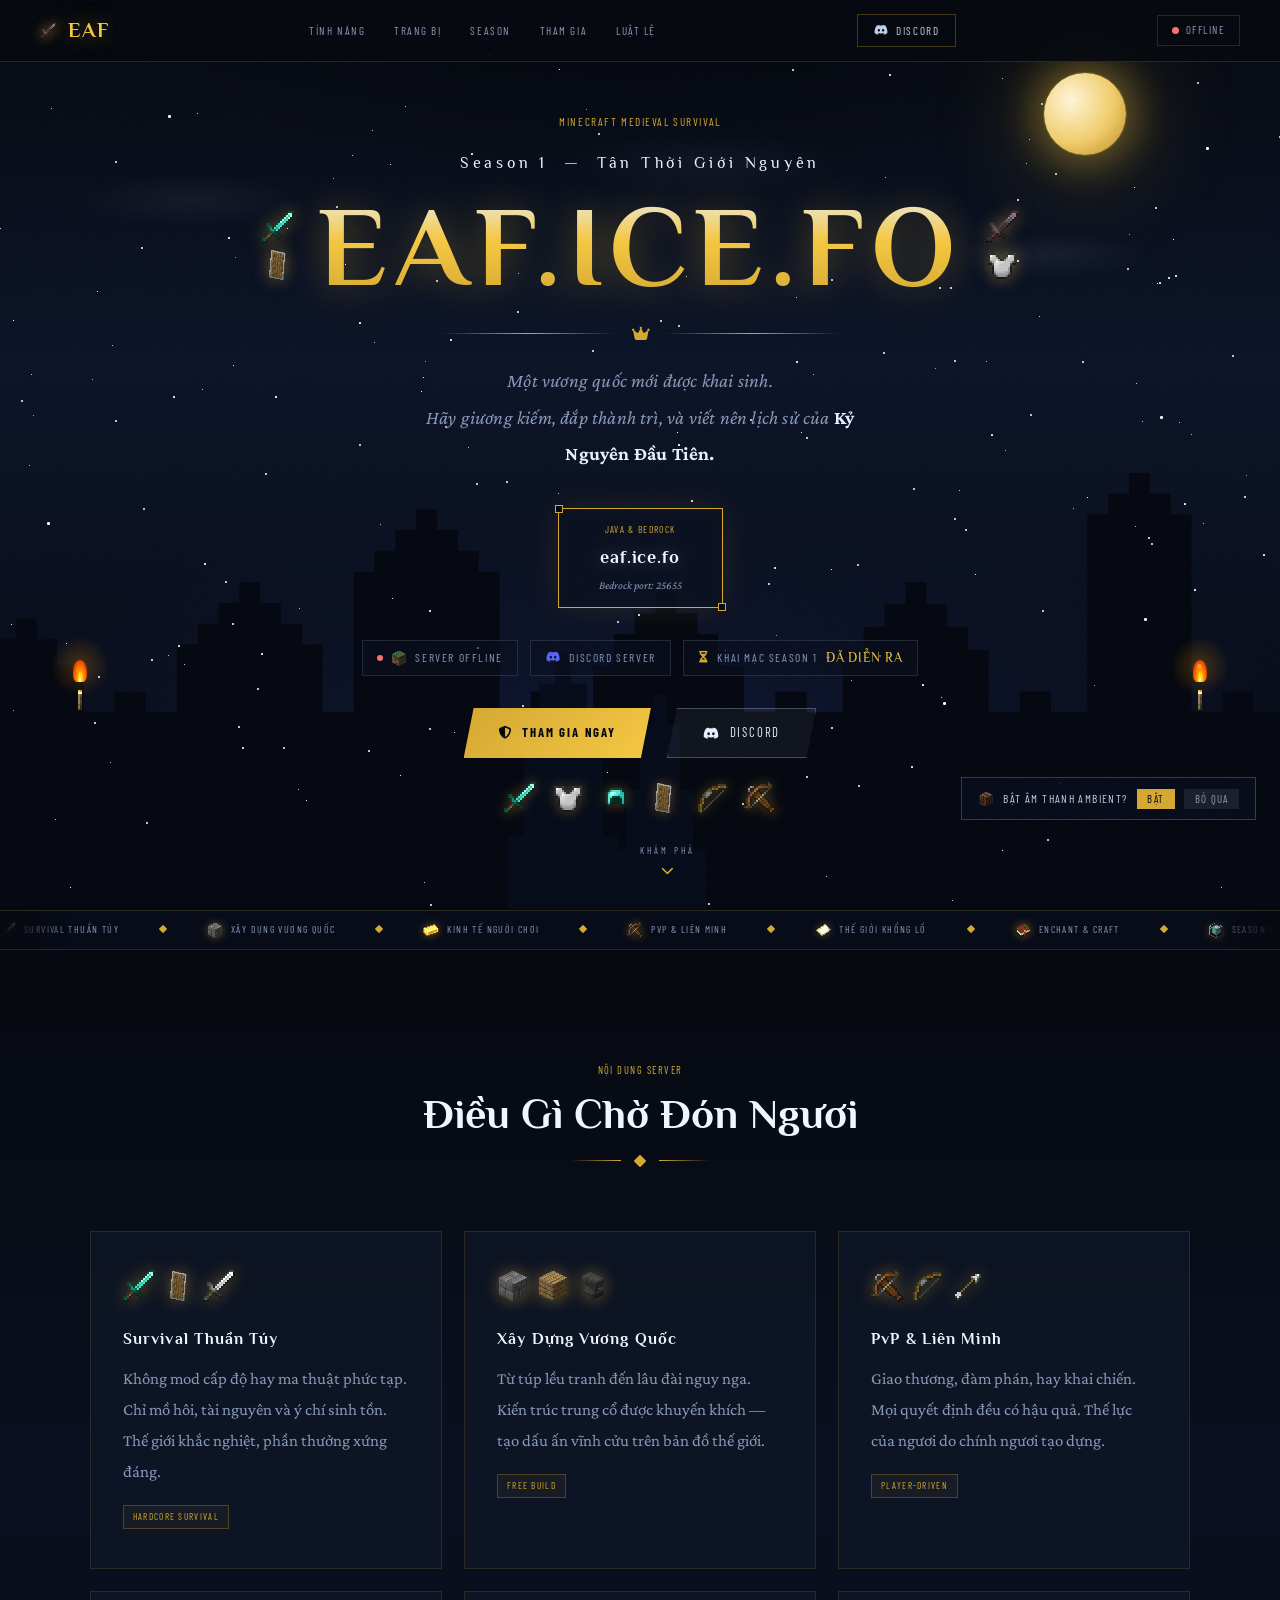
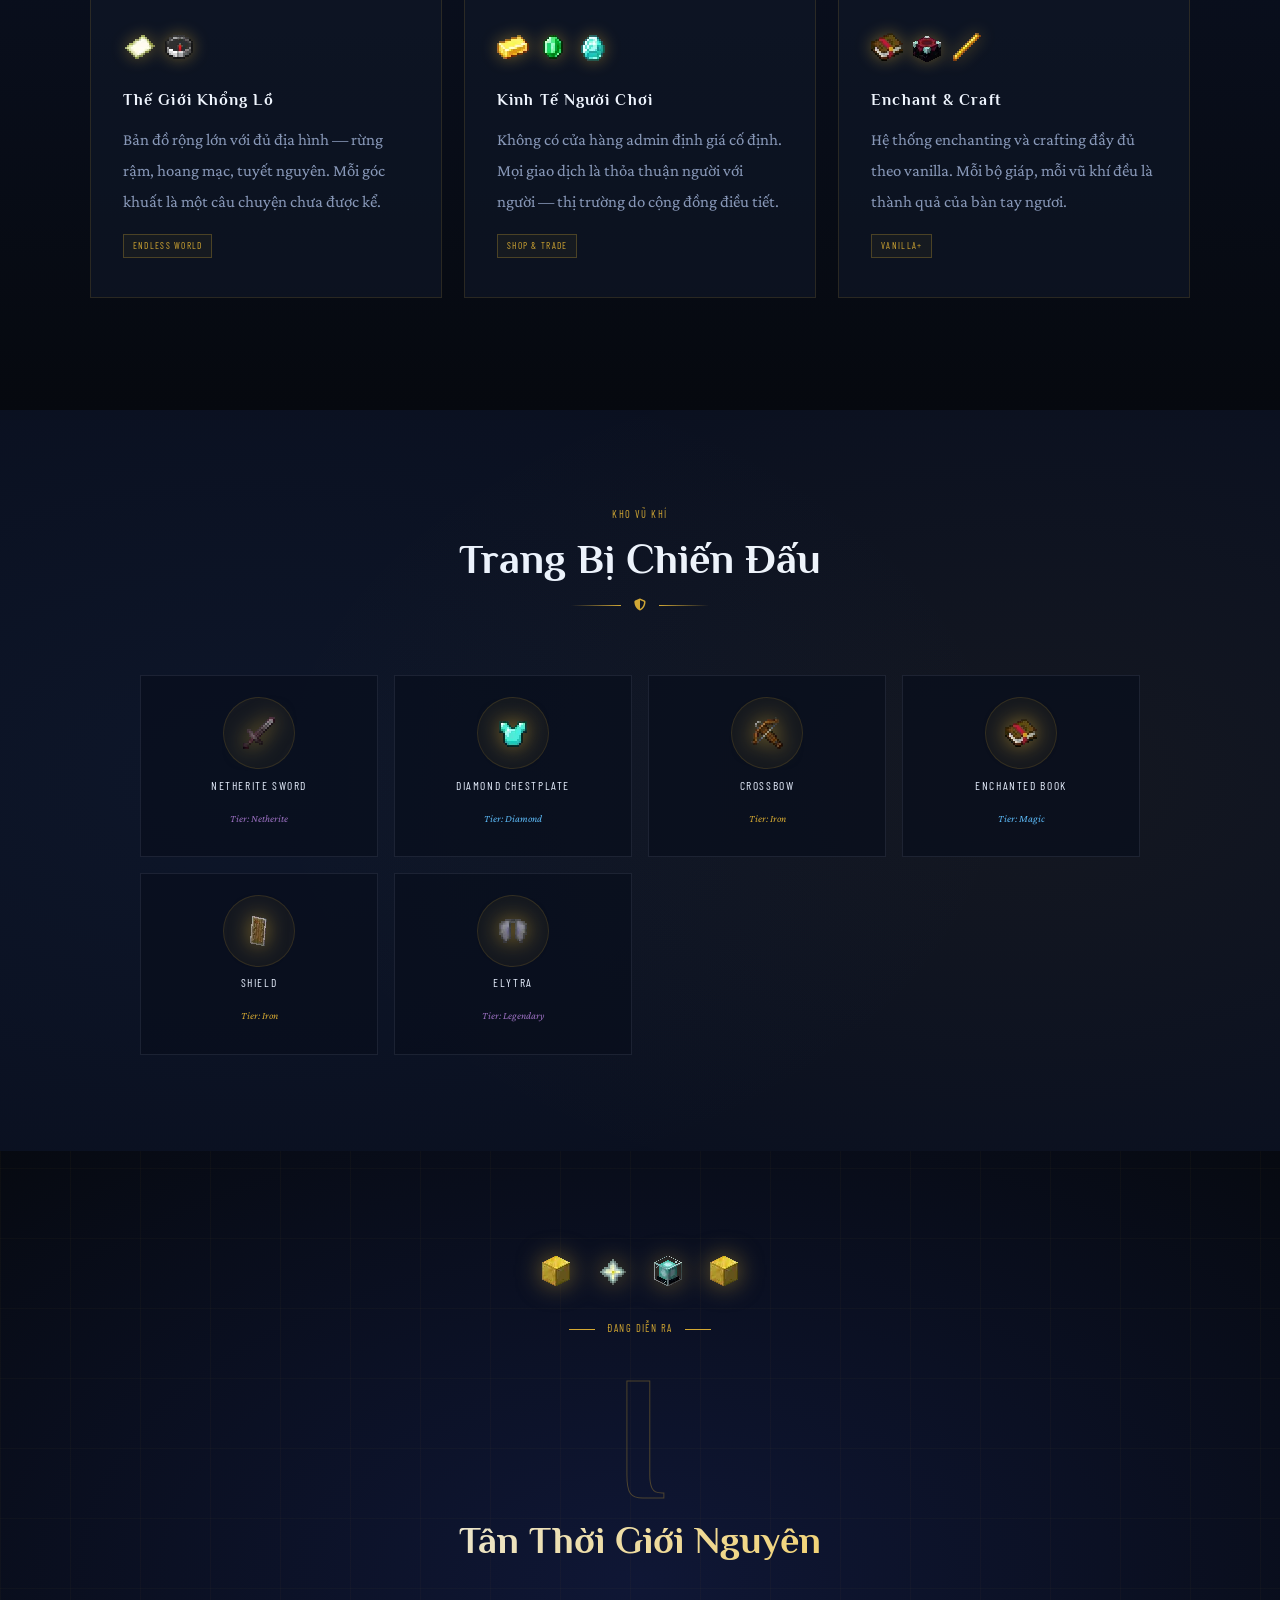
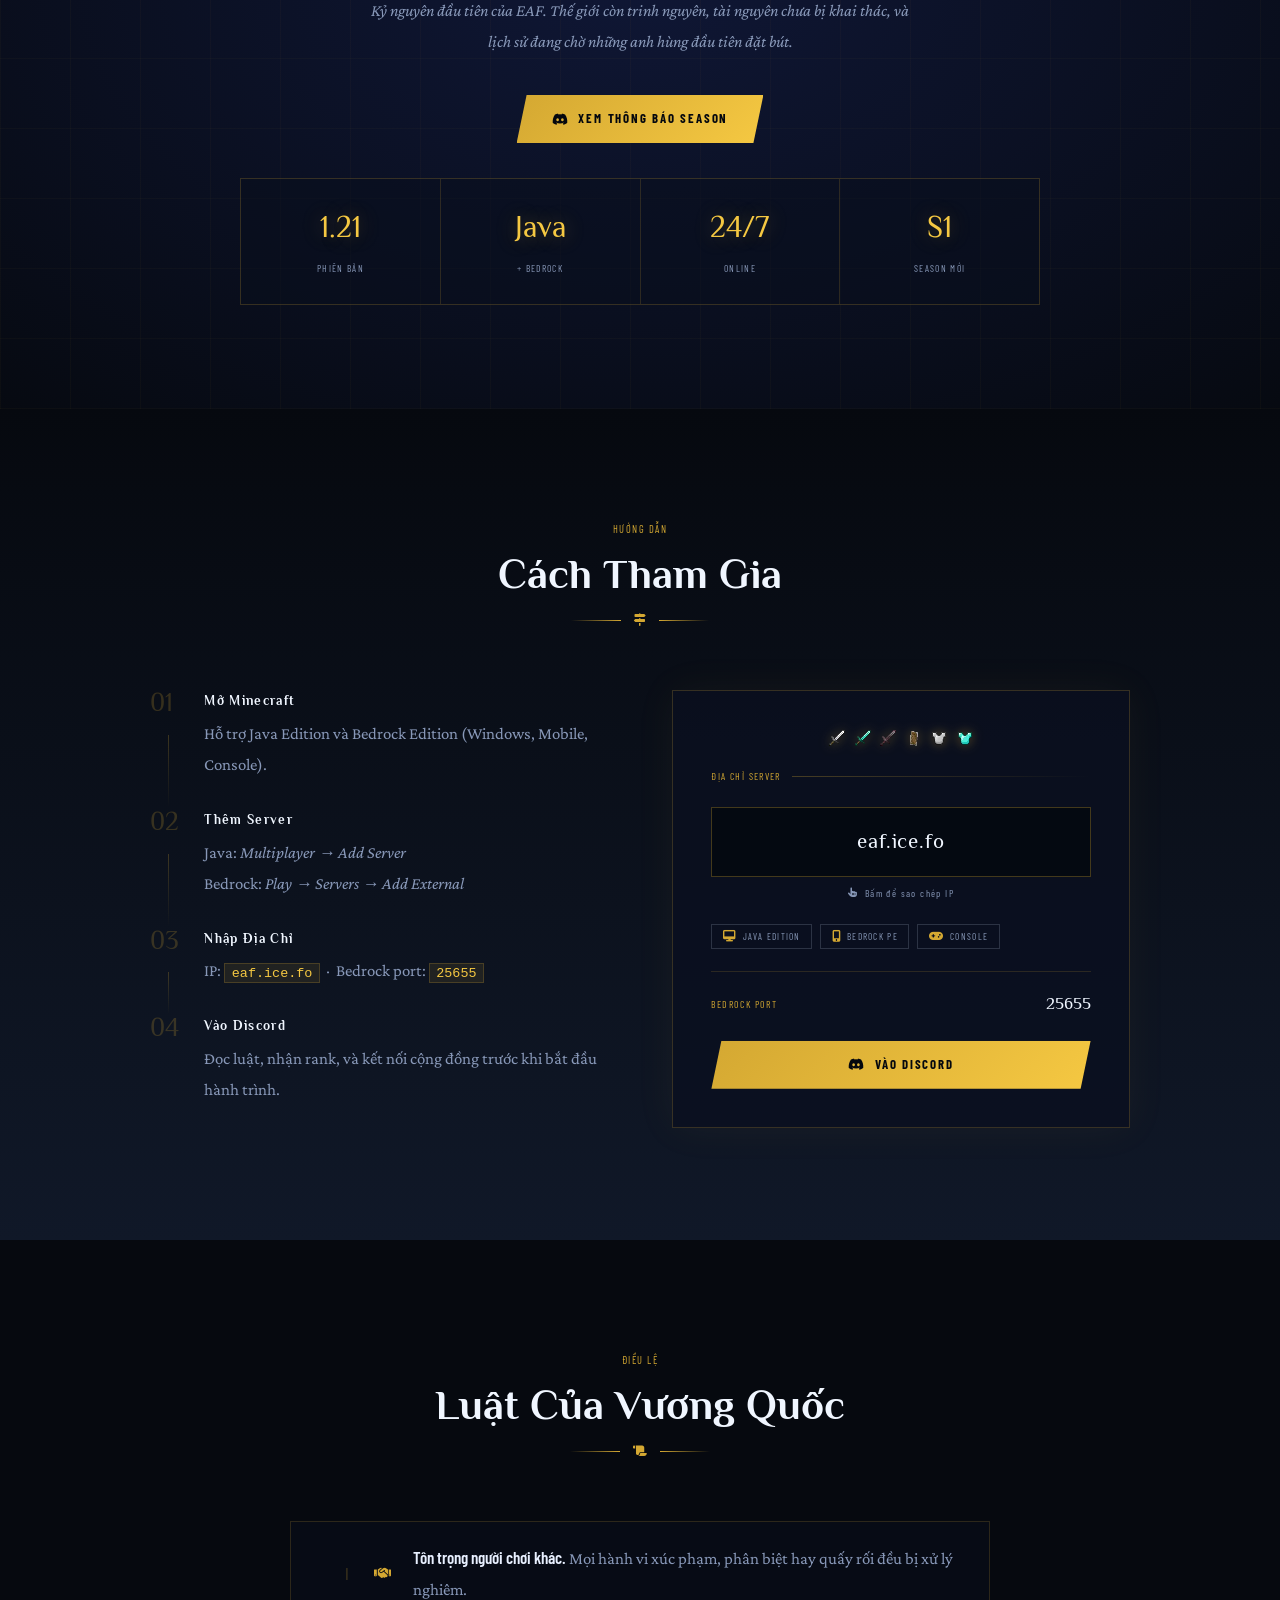
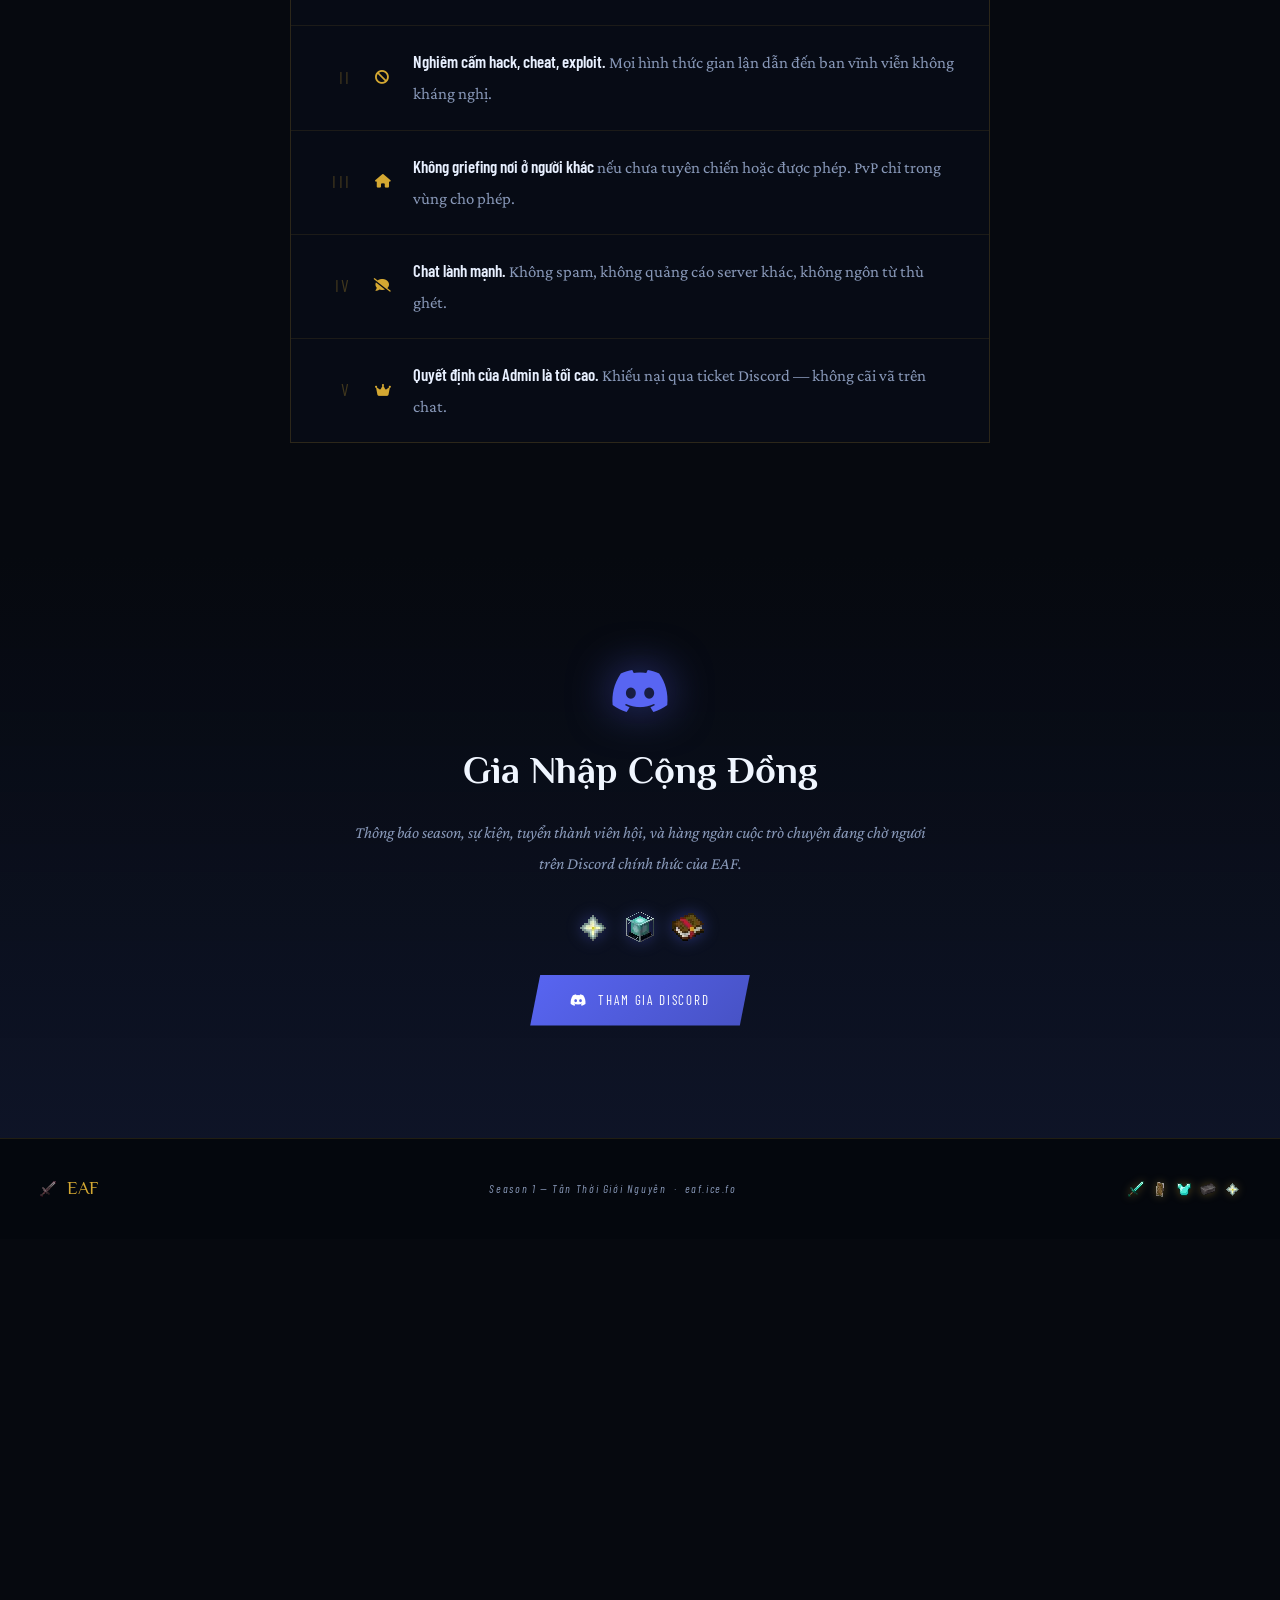
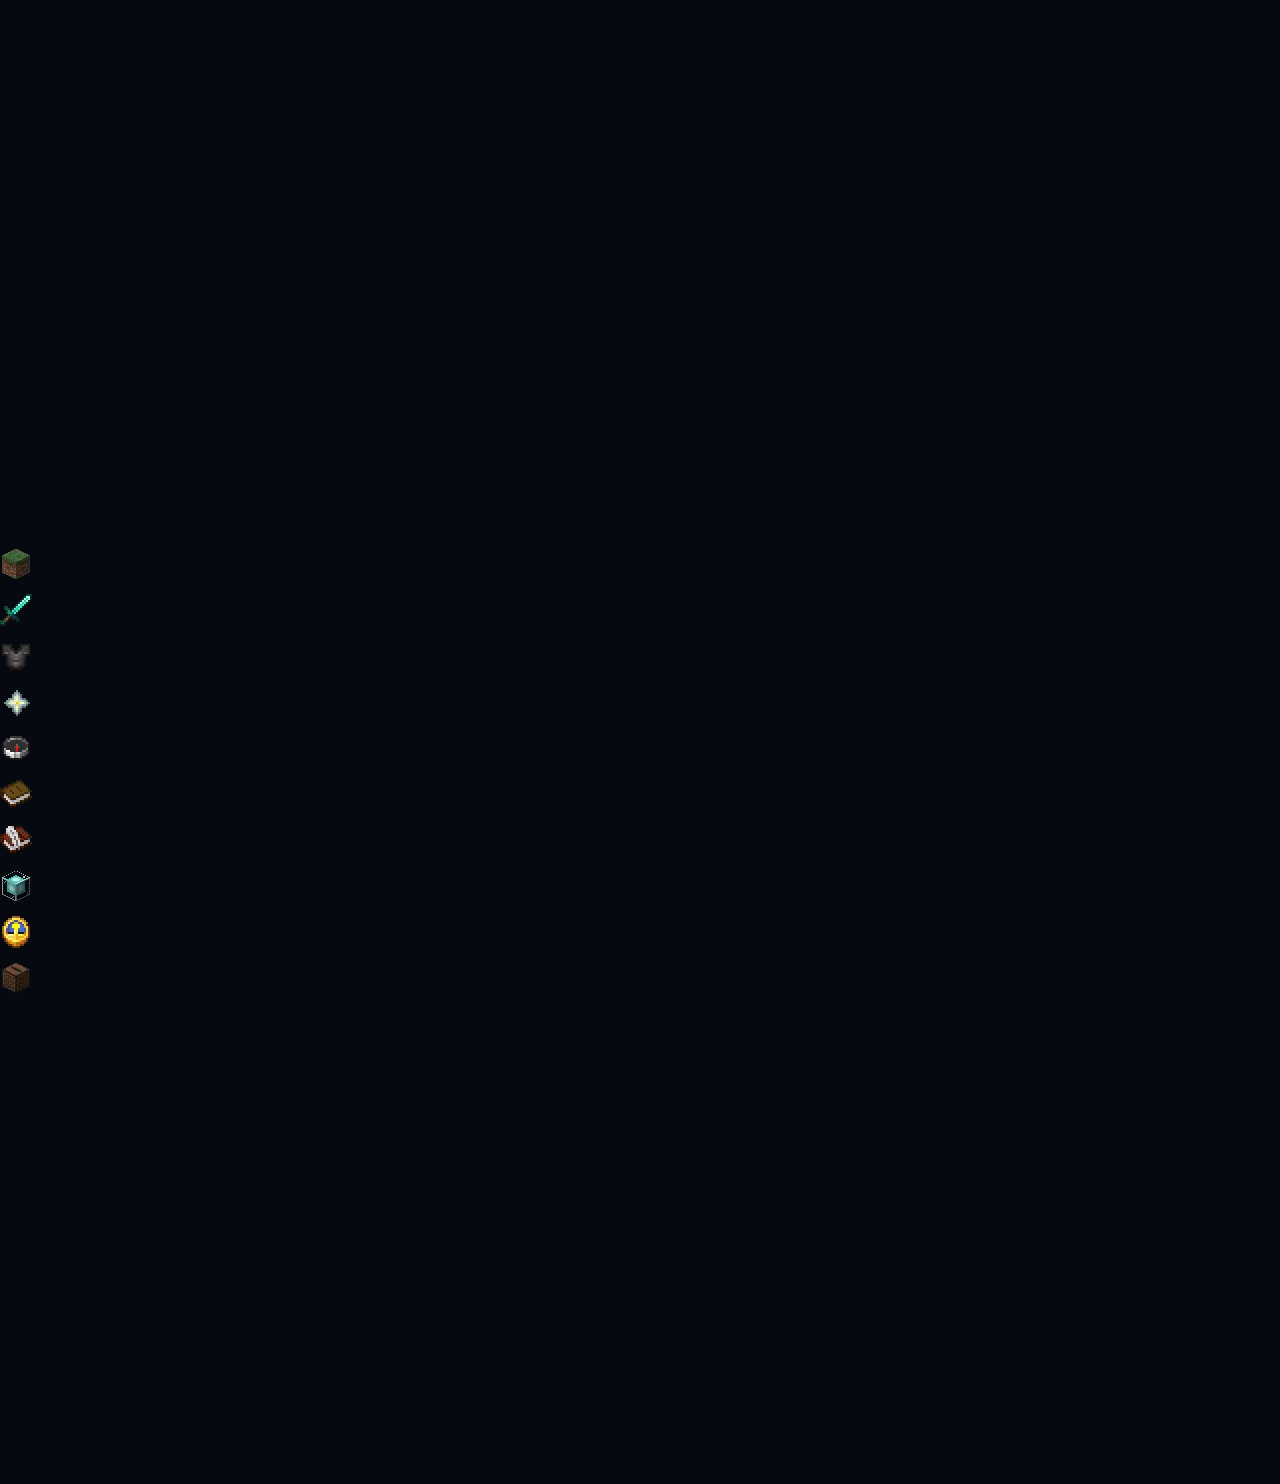
<file: index.html>
<!DOCTYPE html>
<html lang="vi">
<head>
<meta charset="UTF-8"/>
<meta name="viewport" content="width=device-width,initial-scale=1.0"/>
<title>EAF — Season 1: Tân Thời Giới Nguyên</title>
<link rel="preconnect" href="https://fonts.googleapis.com"/>
<link rel="preconnect" href="https://fonts.gstatic.com" crossorigin/>
<!--
  Font strategy (tất cả đều hỗ trợ tiếng Việt đầy đủ):
  - Philosopher        → heading/title, serif cổ điển, subset=vietnamese
  - Crimson Pro        → body text, đọc tốt, full Vietnamese diacritics
  - Barlow Condensed   → UI labels, nav, tags — condensed, sắc nét
-->
<link href="https://fonts.googleapis.com/css2?family=Philosopher:ital,wght@0,400;0,700;1,400;1,700&family=Crimson+Pro:ital,wght@0,400;0,600;1,400&family=Barlow+Condensed:wght@400;600;700&display=swap&subset=vietnamese" rel="stylesheet"/>
<link rel="stylesheet" href="https://cdnjs.cloudflare.com/ajax/libs/font-awesome/6.5.1/css/all.min.css"/>
<link rel="stylesheet" href="minecraft-icons.css"/>
<!-- Override đảm bảo sprite path đúng dù HTML ở đâu -->
<style>
.icon-minecraft,.icon-minecraft-sm,.icon-minecraft-md{
  background-image:url("minecraft-icons.webp") !important;
}
.no-webp .icon-minecraft,.no-webp .icon-minecraft-sm,.no-webp .icon-minecraft-md{
  background-image:url("minecraft-icons.png") !important;
}
</style>
<style>
/* ═══════════════════════════════════════
   TOKENS — Navy / Silver / Gold
═══════════════════════════════════════ */
:root {
  --night:      #06090f;
  --navy:       #0a1020;
  --navy-mid:   #101828;
  --navy-lt:    #182236;
  --gold:       #d4a832;
  --gold-bright:#f5c842;
  --gold-dim:   #8a6a18;
  --silver:     #c0d0e8;
  --silver-dk:  #8898b8;
  --silver-lt:  #e8f0ff;
  --white:      #f0f6ff;
  --ink:        #04070e;
  --accent:     #4a7cc7;   /* steel blue accent */
  --glow-gold:  0 0 22px rgba(212,168,50,.6),0 0 70px rgba(212,168,50,.2);
  --glow-silver:0 0 18px rgba(192,208,232,.45),0 0 50px rgba(192,208,232,.12);
  --glow-blue:  0 0 20px rgba(74,124,199,.5),0 0 60px rgba(74,124,199,.15);
}

*,*::before,*::after{box-sizing:border-box;margin:0;padding:0}
html{scroll-behavior:smooth}
body{
  background:var(--night);
  color:var(--silver);
  font-family:'Crimson Pro',Georgia,serif;
  overflow-x:hidden;
  line-height:1.7;
  font-size:1.05rem;
}

/* noise layer */
body::after{
  content:'';position:fixed;inset:0;pointer-events:none;z-index:9998;
  background-image:url("data:image/svg+xml,%3Csvg viewBox='0 0 256 256' xmlns='http://www.w3.org/2000/svg'%3E%3Cfilter id='n'%3E%3CfeTurbulence type='fractalNoise' baseFrequency='.85' numOctaves='4' stitchTiles='stitch'/%3E%3C/filter%3E%3Crect width='100%25' height='100%25' filter='url(%23n)' opacity='.035'/%3E%3C/svg%3E");
  opacity:.5;
}

/* scrollbar */
::-webkit-scrollbar{width:5px}
::-webkit-scrollbar-track{background:var(--ink)}
::-webkit-scrollbar-thumb{background:var(--gold);border-radius:0}

/* ─── SELECTION ─── */
::selection{background:var(--gold);color:var(--ink)}

/* ═══════════════════════════════════════
   NAV
═══════════════════════════════════════ */
nav{
  position:fixed;top:0;left:0;right:0;z-index:1000;
  height:62px;padding:0 2.5rem;
  display:flex;align-items:center;justify-content:space-between;
  background:rgba(6,9,15,.9);
  backdrop-filter:blur(18px);
  border-bottom:1px solid rgba(212,168,50,.18);
  transition:border-color .3s;
}
nav.scrolled{border-color:rgba(212,168,50,.4)}

.nav-brand{display:flex;align-items:center;gap:.75rem;text-decoration:none}
.nav-brand .icon-minecraft{filter:drop-shadow(0 0 6px rgba(212,168,50,.7))}
.nav-logo{
  font-family:'Philosopher',serif;font-size:1.3rem;font-weight:900;
  color:var(--gold-bright);text-shadow:var(--glow-gold);letter-spacing:.04em;
}
.nav-links{display:flex;gap:1.8rem;list-style:none}
.nav-links a{
  font-family:'Barlow Condensed',sans-serif;font-size:.7rem;letter-spacing:.22em;
  text-transform:uppercase;text-decoration:none;color:var(--silver-dk);
  transition:color .2s;position:relative;padding-bottom:2px;
}
.nav-links a::after{
  content:'';position:absolute;bottom:0;left:0;right:0;height:1px;
  background:var(--gold);transform:scaleX(0);transition:transform .22s;transform-origin:left;
}
.nav-links a:hover{color:var(--gold-bright)}
.nav-links a:hover::after{transform:scaleX(1)}
.nav-discord{
  display:inline-flex;align-items:center;gap:.45rem;
  font-family:'Barlow Condensed',sans-serif;font-size:.7rem;letter-spacing:.15em;
  text-transform:uppercase;text-decoration:none;color:var(--silver);
  border:1px solid rgba(212,168,50,.3);padding:.38rem 1rem;
  transition:all .2s;
}
.nav-discord:hover{border-color:var(--gold-bright);color:var(--gold-bright);box-shadow:0 0 14px rgba(212,168,50,.2)}

/* ═══════════════════════════════════════
   HERO
═══════════════════════════════════════ */
#hero{
  min-height:100vh;display:flex;flex-direction:column;
  align-items:center;justify-content:center;
  text-align:center;padding:7rem 2rem 5rem;
  position:relative;overflow:hidden;
  background:
    radial-gradient(ellipse 90% 55% at 50% 90%,rgba(16,24,56,.95) 0%,transparent 65%),
    radial-gradient(ellipse 70% 40% at 50% 0%,rgba(4,7,14,.9) 0%,transparent 55%),
    linear-gradient(180deg,#06090f 0%,#0c1428 40%,#06090f 100%);
}

/* Castle silhouette */
#hero::before{
  content:'';position:absolute;bottom:0;left:0;right:0;height:48%;
  background:url("data:image/svg+xml,%3Csvg xmlns='http://www.w3.org/2000/svg' viewBox='0 0 1440 420'%3E%3Cpath fill='%23050810' d='M0 420 L0 230 L25 230 L25 210 L50 210 L50 230 L80 230 L80 185 L100 185 L100 160 L120 160 L120 140 L140 140 L140 160 L160 160 L160 185 L185 185 L185 230 L215 230 L215 210 L245 210 L245 230 L275 230 L275 165 L295 165 L295 145 L315 145 L315 125 L335 125 L335 105 L355 105 L355 125 L375 125 L375 145 L395 145 L395 165 L415 165 L415 230 L445 230 L445 95 L465 95 L465 75 L485 75 L485 55 L505 55 L505 35 L525 35 L525 55 L545 55 L545 75 L565 75 L565 95 L585 95 L585 230 L615 230 L615 210 L645 210 L645 230 L675 230 L675 185 L695 185 L695 155 L715 155 L715 135 L735 135 L735 115 L755 115 L755 135 L775 135 L775 155 L795 155 L795 185 L820 185 L820 230 L850 230 L850 210 L880 210 L880 230 L915 230 L915 170 L935 170 L935 148 L955 148 L955 126 L975 126 L975 105 L995 105 L995 126 L1015 126 L1015 148 L1035 148 L1035 170 L1055 170 L1055 230 L1085 230 L1085 210 L1115 210 L1115 230 L1150 230 L1150 40 L1170 40 L1170 20 L1190 20 L1190 0 L1210 0 L1210 20 L1230 20 L1230 40 L1250 40 L1250 230 L1280 230 L1280 210 L1310 210 L1310 230 L1345 230 L1345 175 L1365 175 L1365 150 L1385 150 L1385 230 L1415 230 L1415 210 L1440 210 L1440 420 Z'/%3E%3C/svg%3E") no-repeat bottom center/cover;
  pointer-events:none;
}

/* Stars canvas */
#stars{position:absolute;inset:0;pointer-events:none;overflow:hidden}
.star{
  position:absolute;border-radius:50%;background:#fff;
  animation:twinkle var(--d,3s) ease-in-out infinite var(--delay,0s);
}
@keyframes twinkle{
  0%,100%{opacity:var(--op,.5);transform:scale(1)}
  50%{opacity:.04;transform:scale(.35)}
}

/* Shooting star */
.shooting{
  position:absolute;width:120px;height:1px;
  background:linear-gradient(90deg,rgba(255,255,255,0),rgba(255,255,255,.9));
  animation:shoot 7s linear infinite var(--delay,0s);
  opacity:0;
}
@keyframes shoot{
  0%{opacity:0;transform:translateX(-120px) rotate(-35deg)}
  5%{opacity:1}
  20%{opacity:0;transform:translateX(calc(100vw + 200px)) rotate(-35deg)}
  100%{opacity:0;transform:translateX(calc(100vw + 200px)) rotate(-35deg)}
}

/* Moon */
#moon{
  position:absolute;top:8%;right:12%;
  width:82px;height:82px;border-radius:50%;
  background:radial-gradient(circle at 33% 33%,#fff5d8,#f0cc6a 55%,#b88a20);
  box-shadow:0 0 0 1px rgba(212,168,50,.25),0 0 35px 12px rgba(212,168,50,.38),0 0 90px 35px rgba(212,168,50,.14);
  animation:moonpulse 8s ease-in-out infinite;
}
@keyframes moonpulse{
  0%,100%{box-shadow:0 0 0 1px rgba(212,168,50,.25),0 0 35px 12px rgba(212,168,50,.38),0 0 90px 35px rgba(212,168,50,.14)}
  50%    {box-shadow:0 0 0 1px rgba(212,168,50,.35),0 0 50px 18px rgba(212,168,50,.52),0 0 120px 50px rgba(212,168,50,.2)}
}

/* floating particles */
.particle{
  position:absolute;border-radius:50%;pointer-events:none;
  animation:floatup linear infinite;
  opacity:0;
  will-change:transform,opacity;
}
@keyframes floatup{
  0%  {opacity:0;transform:translateY(0) scale(0)}
  10% {opacity:.5}
  90% {opacity:.2}
  100%{opacity:0;transform:translateY(-200px) scale(1.2)}
}

/* Hero content */
.hero-eyebrow{
  font-family:'Barlow Condensed',sans-serif;font-size:.7rem;letter-spacing:.5em;
  text-transform:uppercase;color:var(--gold);margin-bottom:1.2rem;
  animation:fadeUp .9s ease both;
}
.hero-season{
  font-family:'Philosopher',serif;font-size:clamp(.82rem,1.6vw,.98rem);
  letter-spacing:.24em;color:var(--silver-lt);margin-bottom:.7rem;
  animation:fadeUp .9s ease .12s both;
}
.hero-title-wrap{position:relative;display:inline-block;animation:fadeUp .9s ease .24s both}
.hero-title{
  font-family:'Philosopher',serif;font-size:clamp(2.8rem,9vw,7.5rem);
  font-weight:900;line-height:1;
  background:linear-gradient(180deg,var(--silver-lt) 0%,var(--gold-bright) 45%,var(--gold) 100%);
  -webkit-background-clip:text;-webkit-text-fill-color:transparent;background-clip:text;
  filter:drop-shadow(0 2px 18px rgba(212,168,50,.4));
  letter-spacing:.06em;
}

/* item floating beside title */
.hero-item-l,.hero-item-r{
  position:absolute;top:50%;transform:translateY(-50%);
  display:flex;flex-direction:column;gap:.4rem;align-items:center;
  filter:drop-shadow(0 0 8px rgba(212,168,50,.5));
  animation:itemFloat 3.5s ease-in-out infinite;
}
.hero-item-l{right:calc(100% + 1.5rem);animation-delay:-.8s}
.hero-item-r{left:calc(100% + 1.5rem)}
@keyframes itemFloat{
  0%,100%{transform:translateY(-50%)}
  50%{transform:translateY(calc(-50% - 10px))}
}

.hero-divider{
  display:flex;align-items:center;gap:1rem;justify-content:center;
  margin:1.4rem auto;width:clamp(160px,45%,400px);
  animation:fadeUp .9s ease .36s both;
}
.hero-divider::before,.hero-divider::after{
  content:'';flex:1;height:1px;
  background:linear-gradient(90deg,transparent,var(--gold),transparent);
}
.hero-divider i{color:var(--gold);font-size:.95rem}

.hero-subtitle{
  font-size:clamp(.92rem,1.8vw,1.12rem);font-style:italic;
  color:var(--silver-dk);max-width:480px;line-height:1.9;
  margin:0 auto 2.2rem;animation:fadeUp .9s ease .48s both;
}
.hero-subtitle strong{color:var(--silver-lt);font-style:normal}

/* IP Badge */
.ip-badge{
  display:inline-flex;flex-direction:column;align-items:center;gap:.22rem;
  background:rgba(10,16,32,.7);
  border:1px solid var(--gold);
  padding:.75rem 2.5rem;margin-bottom:2rem;position:relative;
  animation:fadeUp .9s ease .6s both;
  box-shadow:0 0 30px rgba(212,168,50,.12),inset 0 0 20px rgba(212,168,50,.04);
}
.ip-badge::before,.ip-badge::after{
  content:'';position:absolute;width:8px;height:8px;
  border:1px solid var(--gold);background:var(--night);
}
.ip-badge::before{top:-4px;left:-4px}
.ip-badge::after{bottom:-4px;right:-4px}
.ip-label{font-family:'Barlow Condensed',sans-serif;font-size:.6rem;letter-spacing:.35em;text-transform:uppercase;color:var(--gold)}
.ip-value{
  font-family:'Philosopher',serif;font-size:1.15rem;font-weight:700;
  color:var(--white);text-shadow:var(--glow-silver);letter-spacing:.05em;
}
.ip-sub{font-size:.7rem;color:var(--silver-dk);font-style:italic}

/* CTA */
.hero-cta{
  display:flex;gap:1rem;flex-wrap:wrap;justify-content:center;
  animation:fadeUp .9s ease .72s both;margin-bottom:1.5rem;
}
.btn{
  font-family:'Barlow Condensed',sans-serif;font-size:.8rem;letter-spacing:.14em;
  text-transform:uppercase;text-decoration:none;padding:.82rem 2.2rem;
  border:none;cursor:pointer;position:relative;
  transition:all .24s ease;display:inline-flex;align-items:center;gap:.55rem;
  clip-path:polygon(10px 0%,100% 0%,calc(100% - 10px) 100%,0% 100%);
}
.btn-primary{
  background:linear-gradient(135deg,var(--gold) 0%,var(--gold-bright) 100%);
  color:var(--ink);font-weight:700;
  box-shadow:0 4px 20px rgba(212,168,50,.38);
}
.btn-primary:hover{
  box-shadow:0 6px 32px rgba(212,168,50,.6);
  transform:translateY(-3px);filter:brightness(1.1);
}
.btn-secondary{
  background:rgba(192,208,232,.06);color:var(--silver-lt);
  border:1px solid rgba(192,208,232,.3);
  clip-path:polygon(10px 0%,100% 0%,calc(100% - 10px) 100%,0% 100%);
}
.btn-secondary:hover{border-color:var(--silver-lt);color:var(--white);transform:translateY(-3px);box-shadow:var(--glow-silver)}

/* icon strip under hero CTA */
.hero-icon-strip{
  display:flex;gap:1rem;align-items:center;justify-content:center;
  animation:fadeUp .9s ease .86s both;
  filter:drop-shadow(0 0 6px rgba(212,168,50,.35));
  margin-bottom:1rem;
}
.hero-icon-strip .icon-minecraft{
  animation:itemFloat 3s ease-in-out infinite;
}
.hero-icon-strip .icon-minecraft:nth-child(2){animation-delay:-.5s}
.hero-icon-strip .icon-minecraft:nth-child(3){animation-delay:-1s}
.hero-icon-strip .icon-minecraft:nth-child(4){animation-delay:-1.5s}
.hero-icon-strip .icon-minecraft:nth-child(5){animation-delay:-2s}
.hero-icon-strip .icon-minecraft:nth-child(6){animation-delay:-2.5s}

.scroll-hint{
  position:absolute;bottom:2rem;left:50%;transform:translateX(-50%);
  display:flex;flex-direction:column;align-items:center;gap:.4rem;
  animation:fadeUp .9s ease 1.1s both;
}
.scroll-hint span{font-family:'Barlow Condensed',sans-serif;font-size:.58rem;letter-spacing:.32em;color:var(--silver-dk);text-transform:uppercase}
.scroll-hint i{color:var(--gold);animation:bounce 2.2s ease-in-out infinite;font-size:.8rem}
@keyframes bounce{0%,100%{transform:translateY(0)}50%{transform:translateY(8px)}}

/* ═══════════════════════════════════════
   MARQUEE (item ticker)
═══════════════════════════════════════ */
.marquee-wrap{
  border-top:1px solid rgba(212,168,50,.18);
  border-bottom:1px solid rgba(212,168,50,.18);
  background:rgba(10,16,32,.6);
  padding:.65rem 0;overflow:hidden;
  position:relative;
}
.marquee-wrap::before,.marquee-wrap::after{
  content:'';position:absolute;top:0;bottom:0;width:80px;z-index:2;
}
.marquee-wrap::before{left:0;background:linear-gradient(90deg,var(--night),transparent)}
.marquee-wrap::after{right:0;background:linear-gradient(90deg,transparent,var(--night))}
.marquee-track{
  display:flex;gap:2rem;align-items:center;
  width:max-content;
  animation:marquee 28s linear infinite;
}
@keyframes marquee{0%{transform:translateX(0)}100%{transform:translateX(-50%)}}
.marquee-item{
  display:flex;align-items:center;gap:.5rem;
  font-family:'Barlow Condensed',sans-serif;font-size:.62rem;letter-spacing:.2em;
  text-transform:uppercase;color:var(--silver-dk);white-space:nowrap;
}
.marquee-item .icon-minecraft{
  filter:drop-shadow(0 0 4px rgba(212,168,50,.4));
}
.marquee-sep{color:var(--gold);font-size:.5rem;margin:0 .5rem}

/* ═══════════════════════════════════════
   SECTION COMMON
═══════════════════════════════════════ */
section{position:relative}
.section-pad{padding:7rem 2rem}
.section-header{text-align:center;margin-bottom:4rem}
.section-eyebrow{
  font-family:'Barlow Condensed',sans-serif;font-size:.65rem;letter-spacing:.45em;
  text-transform:uppercase;color:var(--gold);margin-bottom:.7rem;display:block;
}
.section-title{
  font-family:'Philosopher',serif;font-size:clamp(1.5rem,3.8vw,2.6rem);
  color:var(--white);line-height:1.2;
}
.section-rule{
  display:flex;align-items:center;gap:.8rem;justify-content:center;margin-top:.9rem;
}
.section-rule::before{content:'';width:50px;height:1px;background:linear-gradient(90deg,transparent,var(--gold))}
.section-rule::after {content:'';width:50px;height:1px;background:linear-gradient(90deg,var(--gold),transparent)}
.section-rule i{color:var(--gold);font-size:.75rem}

/* reveal */
.reveal{opacity:0;transform:translateY(30px);transition:opacity .7s ease,transform .7s ease}
.reveal.visible{opacity:1;transform:none}
.d1{transition-delay:.08s}.d2{transition-delay:.16s}.d3{transition-delay:.26s}
.d4{transition-delay:.36s}.d5{transition-delay:.46s}.d6{transition-delay:.56s}

/* ═══════════════════════════════════════
   FEATURES
═══════════════════════════════════════ */
#features{
  padding:7rem 2rem;
  background:linear-gradient(180deg,var(--night) 0%,var(--navy) 50%,var(--night) 100%);
}
.features-grid{
  display:grid;grid-template-columns:repeat(auto-fit,minmax(290px,1fr));
  gap:1.4rem;max-width:1100px;margin:0 auto;
}
.feature-card{
  background:rgba(16,24,40,.6);
  border:1px solid rgba(212,168,50,.15);
  padding:2.4rem 2rem;position:relative;overflow:hidden;
  transition:all .32s ease;
}
/* corner ornaments */
.feature-card::before,.feature-card::after{
  content:'';position:absolute;width:12px;height:12px;
  border:1px solid rgba(212,168,50,.3);
  transition:border-color .3s;
}
.feature-card::before{top:-1px;left:-1px;border-right:none;border-bottom:none}
.feature-card::after {bottom:-1px;right:-1px;border-left:none;border-top:none}
.feature-card:hover{
  border-color:rgba(212,168,50,.45);
  background:rgba(20,32,56,.7);
  transform:translateY(-5px);
  box-shadow:0 8px 40px rgba(212,168,50,.1),inset 0 0 30px rgba(212,168,50,.03);
}
.feature-card:hover::before,.feature-card:hover::after{border-color:var(--gold)}

/* glow line top */
.feature-card .glow-line{
  position:absolute;top:0;left:0;right:0;height:2px;
  background:linear-gradient(90deg,transparent,var(--gold),transparent);
  transform:scaleX(0);transition:transform .4s ease;transform-origin:center;
}
.feature-card:hover .glow-line{transform:scaleX(1)}

.fc-icons{
  display:flex;gap:.5rem;align-items:center;margin-bottom:1.5rem;
  filter:drop-shadow(0 0 8px rgba(212,168,50,.45));
}
.fc-icons .icon-minecraft{
  transition:transform .3s ease;
  animation:itemFloat 3s ease-in-out infinite;
}
.fc-icons .icon-minecraft:nth-child(2){animation-delay:-.7s}
.fc-icons .icon-minecraft:nth-child(3){animation-delay:-1.4s}
.feature-card:hover .fc-icons .icon-minecraft{transform:scale(1.1)}

.fc-title{
  font-family:'Barlow Condensed',sans-serif;font-size:.98rem;font-weight:700;
  color:var(--white);letter-spacing:.07em;margin-bottom:.65rem;
}
.fc-desc{font-size:.9rem;line-height:1.82;color:var(--silver-dk)}
.fc-tag{
  display:inline-block;font-family:'Barlow Condensed',sans-serif;font-size:.58rem;
  letter-spacing:.22em;text-transform:uppercase;
  color:var(--gold);border:1px solid rgba(212,168,50,.28);
  padding:.18rem .55rem;margin-top:1.1rem;
  background:rgba(212,168,50,.05);
}

/* ═══════════════════════════════════════
   ARSENAL (gear showcase)
═══════════════════════════════════════ */
#arsenal{
  padding:6rem 2rem;
  background:var(--navy);
  overflow:hidden;
}
#arsenal::before{
  content:'';position:absolute;inset:0;
  background:
    radial-gradient(ellipse 60% 60% at 20% 50%,rgba(74,124,199,.06),transparent),
    radial-gradient(ellipse 60% 60% at 80% 50%,rgba(212,168,50,.05),transparent);
  pointer-events:none;
}
.arsenal-inner{max-width:1000px;margin:0 auto}
.arsenal-grid{
  display:grid;grid-template-columns:repeat(auto-fit,minmax(200px,1fr));
  gap:1rem;margin-top:1rem;
}
.arsenal-card{
  background:rgba(8,14,28,.7);
  border:1px solid rgba(192,208,232,.1);
  padding:1.8rem 1.5rem;
  display:flex;flex-direction:column;align-items:center;gap:.9rem;
  text-align:center;position:relative;overflow:hidden;
  transition:all .28s ease;
  cursor:default;
}
.arsenal-card::before{
  content:'';position:absolute;inset:0;
  background:radial-gradient(ellipse 70% 70% at 50% 50%,rgba(212,168,50,.04),transparent);
  opacity:0;transition:opacity .3s;
}
.arsenal-card:hover{border-color:rgba(212,168,50,.35);transform:translateY(-4px);box-shadow:0 6px 28px rgba(212,168,50,.1)}
.arsenal-card:hover::before{opacity:1}
.arsenal-icon-wrap{
  position:relative;width:56px;height:56px;
  display:flex;align-items:center;justify-content:center;
}
.arsenal-icon-wrap::before{
  content:'';position:absolute;inset:-8px;border-radius:50%;
  background:rgba(212,168,50,.06);border:1px solid rgba(212,168,50,.15);
  animation:rotring 8s linear infinite;
}
@keyframes rotring{0%{transform:rotate(0deg)}100%{transform:rotate(360deg)}}
.arsenal-card .icon-minecraft{
  filter:drop-shadow(0 0 10px rgba(212,168,50,.6));
  position:relative;z-index:1;
  animation:itemFloat 2.8s ease-in-out infinite;
}
.arsenal-card:nth-child(2) .icon-minecraft{animation-delay:-.5s}
.arsenal-card:nth-child(3) .icon-minecraft{animation-delay:-1s}
.arsenal-card:nth-child(4) .icon-minecraft{animation-delay:-1.5s}
.arsenal-card:nth-child(5) .icon-minecraft{animation-delay:-2s}
.arsenal-card:nth-child(6) .icon-minecraft{animation-delay:-2.5s}
.arsenal-name{
  font-family:'Barlow Condensed',sans-serif;font-size:.72rem;letter-spacing:.15em;
  text-transform:uppercase;color:var(--silver-lt);
}
.arsenal-tier{
  font-size:.65rem;font-style:italic;color:var(--silver-dk);
}
.arsenal-tier.tier-gold{color:var(--gold)}
.arsenal-tier.tier-diamond{color:#5bb8f5}
.arsenal-tier.tier-netherite{color:#9a6fc0}

/* ═══════════════════════════════════════
   SEASON BANNER
═══════════════════════════════════════ */
#season{
  padding:6.5rem 2rem;
  background:
    radial-gradient(ellipse 80% 70% at 50% 50%,rgba(16,24,56,.95),var(--night));
  overflow:hidden;
}
/* grid lines */
#season::before{
  content:'';position:absolute;inset:0;
  background:
    repeating-linear-gradient(90deg,rgba(212,168,50,.03) 0px,rgba(212,168,50,.03) 1px,transparent 1px,transparent 70px),
    repeating-linear-gradient(0deg, rgba(212,168,50,.03) 0px,rgba(212,168,50,.03) 1px,transparent 1px,transparent 70px);
  pointer-events:none;
}
.season-inner{max-width:800px;margin:0 auto;text-align:center;position:relative}

/* Large decorative items flanking */
.season-deco-items{
  display:flex;justify-content:center;align-items:center;
  gap:1.5rem;margin-bottom:1.5rem;
  filter:drop-shadow(0 0 12px rgba(212,168,50,.55));
}
.season-deco-items .icon-minecraft{
  animation:itemFloat 3.2s ease-in-out infinite;
}
.season-deco-items .icon-minecraft:nth-child(2){animation-delay:-.9s}
.season-deco-items .icon-minecraft:nth-child(3){animation-delay:-1.8s}
.season-deco-items .icon-minecraft:nth-child(4){animation-delay:-2.7s}

.season-badge{
  display:inline-flex;align-items:center;gap:.75rem;
  font-family:'Barlow Condensed',sans-serif;font-size:.65rem;letter-spacing:.45em;
  text-transform:uppercase;color:var(--gold);margin-bottom:1.6rem;
}
.season-badge::before,.season-badge::after{content:'';width:26px;height:1px;background:var(--gold)}

.season-number{
  font-family:'Philosopher',serif;font-size:clamp(5rem,15vw,11rem);
  font-weight:900;line-height:.85;color:transparent;
  -webkit-text-stroke:1px rgba(212,168,50,.32);
  margin-bottom:-.4rem;
}
.season-name{
  font-family:'Philosopher',serif;
  font-size:clamp(1.3rem,3.5vw,2.4rem);
  background:linear-gradient(135deg,var(--silver-lt),var(--gold-bright));
  -webkit-background-clip:text;-webkit-text-fill-color:transparent;background-clip:text;
  margin-bottom:1.4rem;
}
.season-desc{
  font-size:.97rem;font-style:italic;color:var(--silver-dk);
  line-height:1.95;max-width:540px;margin:0 auto 2.4rem;
}
.season-stats{
  display:flex;justify-content:center;gap:0;flex-wrap:wrap;
  border:1px solid rgba(212,168,50,.22);margin-top:2.2rem;
  background:rgba(8,14,28,.5);
}
.stat-item{
  padding:1.4rem 2.2rem;border-right:1px solid rgba(212,168,50,.18);
  flex:1;min-width:110px;text-align:center;
}
.stat-item:last-child{border-right:none}
.stat-num{
  font-family:'Philosopher',serif;font-size:1.9rem;
  color:var(--gold-bright);display:block;
  text-shadow:0 0 20px rgba(212,168,50,.4);
}
.stat-label{font-family:'Barlow Condensed',sans-serif;font-size:.6rem;letter-spacing:.3em;text-transform:uppercase;color:var(--silver-dk)}

/* ═══════════════════════════════════════
   JOIN
═══════════════════════════════════════ */
#join{
  padding:7rem 2rem;
  background:linear-gradient(180deg,var(--night) 0%,var(--navy-mid) 100%);
}
.join-grid{
  display:grid;grid-template-columns:1fr 1fr;gap:4rem;
  max-width:980px;margin:0 auto;align-items:start;
}
.join-steps{display:flex;flex-direction:column;gap:1.8rem}
.step{display:flex;gap:1.2rem;align-items:flex-start;position:relative}
.step::before{
  content:'';position:absolute;left:1.1rem;top:2.8rem;bottom:-1.8rem;
  width:1px;background:linear-gradient(180deg,rgba(212,168,50,.25),transparent);
}
.step:last-child::before{display:none}
.step-num{
  font-family:'Philosopher',serif;font-size:1.6rem;
  color:rgba(212,168,50,.22);line-height:1;flex-shrink:0;width:2.2rem;
}
.step-content h4{
  font-family:'Barlow Condensed',sans-serif;font-size:.84rem;letter-spacing:.1em;
  color:var(--white);margin-bottom:.3rem;
}
.step-content p{font-size:.87rem;color:var(--silver-dk);line-height:1.74}
code{
  font-family:'Courier New',monospace;font-size:.84rem;
  background:rgba(212,168,50,.1);color:var(--gold-bright);
  padding:.1rem .4rem;border:1px solid rgba(212,168,50,.22);
}

.join-card{
  background:rgba(10,16,32,.8);
  border:1px solid rgba(212,168,50,.22);
  padding:2.4rem;position:relative;
  box-shadow:0 0 40px rgba(212,168,50,.06);
}
.join-card-label{
  font-family:'Barlow Condensed',sans-serif;font-size:.62rem;letter-spacing:.36em;
  text-transform:uppercase;color:var(--gold);margin-bottom:1.4rem;
  display:flex;align-items:center;gap:.7rem;
}
.join-card-label::after{content:'';flex:1;height:1px;background:linear-gradient(90deg,rgba(212,168,50,.3),transparent)}

.join-ip-box{
  font-family:'Philosopher',serif;font-size:1.3rem;color:var(--white);
  padding:1rem 1.2rem;
  border:1px solid rgba(212,168,50,.3);
  background:rgba(4,7,14,.7);
  text-align:center;margin-bottom:.5rem;
  cursor:pointer;transition:all .22s;position:relative;
  letter-spacing:.04em;
}
.join-ip-box:hover{
  border-color:var(--gold);
  box-shadow:0 0 22px rgba(212,168,50,.18);
  color:var(--gold-bright);
}
.copy-toast{
  position:absolute;top:-2.2rem;left:50%;transform:translateX(-50%);
  background:var(--gold);color:var(--ink);font-family:'Barlow Condensed',sans-serif;
  font-size:.6rem;letter-spacing:.15em;padding:.2rem .55rem;
  opacity:0;transition:opacity .22s;pointer-events:none;white-space:nowrap;
}
.copy-toast.show{opacity:1}
.copy-hint{
  font-size:.62rem;font-family:'Barlow Condensed',sans-serif;letter-spacing:.2em;
  text-align:center;color:var(--silver-dk);margin-bottom:1.4rem;
  display:flex;align-items:center;justify-content:center;gap:.4rem;
}
.platform-tags{display:flex;gap:.5rem;flex-wrap:wrap;margin-bottom:1.4rem}
.platform-tag{
  font-family:'Barlow Condensed',sans-serif;font-size:.58rem;letter-spacing:.18em;
  text-transform:uppercase;color:var(--silver-dk);
  border:1px solid rgba(192,208,232,.18);padding:.22rem .65rem;
  display:flex;align-items:center;gap:.38rem;transition:all .2s;
}
.platform-tag:hover{border-color:rgba(212,168,50,.4);color:var(--silver-lt)}
.platform-tag i{color:var(--gold);font-size:.7rem}
.port-row{
  border-top:1px solid rgba(212,168,50,.16);
  padding-top:1.1rem;margin-top:.2rem;
  display:flex;align-items:center;justify-content:space-between;
}
.port-label{font-family:'Barlow Condensed',sans-serif;font-size:.62rem;letter-spacing:.3em;text-transform:uppercase;color:var(--gold)}
.port-val{font-family:'Barlow Condensed',sans-serif;font-size:1.05rem;color:var(--white)}

/* Join item deco */
.join-card-deco{
  display:flex;gap:.6rem;justify-content:center;margin-bottom:1.4rem;
  filter:drop-shadow(0 0 6px rgba(212,168,50,.4));
}

/* ═══════════════════════════════════════
   RULES
═══════════════════════════════════════ */
#rules{
  padding:7rem 2rem;
  background:var(--night);
}
.rules-wrap{
  max-width:700px;margin:0 auto;
  border:1px solid rgba(212,168,50,.18);
  background:rgba(8,14,28,.5);
}
.rule-row{
  display:flex;align-items:center;gap:1.4rem;padding:1.25rem 2rem;
  border-bottom:1px solid rgba(212,168,50,.1);transition:background .2s;
}
.rule-row:last-child{border-bottom:none}
.rule-row:hover{background:rgba(212,168,50,.04)}
.rule-num{
  font-family:'Philosopher',serif;font-size:1.1rem;
  color:rgba(212,168,50,.28);flex-shrink:0;width:1.8rem;text-align:right;
}
.rule-ico{color:var(--gold);flex-shrink:0;font-size:.85rem;width:1rem;text-align:center}
.rule-txt{font-size:.9rem;color:var(--silver-dk);line-height:1.65}
.rule-txt strong{font-family:'Barlow Condensed',sans-serif;color:var(--silver-lt);font-weight:600}

/* ═══════════════════════════════════════
   DISCORD CTA
═══════════════════════════════════════ */
#discord-cta{
  padding:7rem 2rem;text-align:center;
  background:linear-gradient(180deg,var(--night) 0%,rgba(20,28,56,.6) 100%);
}
.discord-wrap{max-width:580px;margin:0 auto}
.discord-ico-lg{
  font-size:3rem;color:#5865f2;margin-bottom:1.4rem;
  filter:drop-shadow(0 0 22px rgba(88,101,242,.55));
  display:block;animation:discoPulse 3s ease-in-out infinite;
}
@keyframes discoPulse{
  0%,100%{filter:drop-shadow(0 0 22px rgba(88,101,242,.55))}
  50%     {filter:drop-shadow(0 0 40px rgba(88,101,242,.85))}
}
.discord-title{
  font-family:'Philosopher',serif;
  font-size:clamp(1.4rem,3.5vw,2.4rem);
  color:var(--white);margin-bottom:.9rem;
}
.discord-sub{
  font-style:italic;color:var(--silver-dk);margin-bottom:2rem;line-height:1.85;
}

/* deco row above discord button */
.discord-deco{
  display:flex;gap:1rem;justify-content:center;align-items:center;
  margin-bottom:2rem;
  filter:drop-shadow(0 0 8px rgba(88,101,242,.4));
}
.discord-deco .icon-minecraft{animation:itemFloat 3s ease-in-out infinite}
.discord-deco .icon-minecraft:nth-child(2){animation-delay:-.7s}
.discord-deco .icon-minecraft:nth-child(3){animation-delay:-1.4s}

.btn-discord{
  background:linear-gradient(135deg,#5865f2,#4752c4);color:#fff;
  clip-path:polygon(10px 0%,100% 0%,calc(100% - 10px) 100%,0% 100%);
  font-family:'Barlow Condensed',sans-serif;font-size:.82rem;letter-spacing:.14em;
  text-transform:uppercase;text-decoration:none;padding:.88rem 2.5rem;
  display:inline-flex;align-items:center;gap:.65rem;
  box-shadow:0 4px 22px rgba(88,101,242,.35);transition:all .24s;
}
.btn-discord:hover{
  background:linear-gradient(135deg,#6875f3,#5865f2);
  transform:translateY(-3px);box-shadow:0 8px 34px rgba(88,101,242,.55);
}

/* ═══════════════════════════════════════
   FOOTER
═══════════════════════════════════════ */
footer{
  padding:2.2rem 2.5rem;
  border-top:1px solid rgba(212,168,50,.14);
  display:flex;align-items:center;justify-content:space-between;flex-wrap:wrap;gap:1rem;
  background:rgba(4,7,14,.7);
}
.footer-brand{display:flex;align-items:center;gap:.7rem}
.footer-logo{font-family:'Philosopher',serif;font-size:1.1rem;color:var(--gold)}
.footer-note{font-size:.72rem;font-style:italic;color:var(--silver-dk)}
.footer-items{
  display:flex;gap:.5rem;align-items:center;
  filter:drop-shadow(0 0 4px rgba(212,168,50,.35));
}

/* ═══════════════════════════════════════
   UTILS
═══════════════════════════════════════ */
@keyframes fadeUp{from{opacity:0;transform:translateY(22px)}to{opacity:1;transform:none}}
@keyframes itemFloat{0%,100%{transform:translateY(0)}50%{transform:translateY(-9px)}}

/* ════════════════════════════════════════
   RESPONSIVE — TABLET (≤900px)
════════════════════════════════════════ */
@media(max-width:900px){
  /* Nav */
  nav{ padding:0 1.2rem; gap:.6rem; }
  .nav-links{ display:none }
  .nav-discord{ display:none }
  .nav-status{ font-size:.6rem; padding:.28rem .6rem; }

  /* Hero */
  .hero-item-l,.hero-item-r{ display:none }
  .hero-live-row{ gap:.5rem }
  .live-pill{ font-size:.65rem; padding:.3rem .7rem; }

  /* Sections */
  .section-pad{ padding:5rem 1.2rem }
  #features{ padding:5rem 1.2rem }
  #arsenal { padding:4.5rem 1.2rem }
  #season  { padding:4.5rem 1.2rem }
  #join    { padding:5rem 1.2rem }
  #rules   { padding:5rem 1.2rem }
  #discord-cta{ padding:5rem 1.2rem }

  /* Grids */
  .join-grid{ grid-template-columns:1fr; gap:2.5rem }
  .features-grid{ grid-template-columns:repeat(auto-fit,minmax(240px,1fr)); gap:1rem }
  .arsenal-grid{ grid-template-columns:repeat(3,1fr); gap:.8rem }

  /* Season stats */
  .season-stats{ flex-wrap:wrap }
  .stat-item{ min-width:45%; border-right:none; border-bottom:1px solid rgba(212,168,50,.18) }
  .stat-item:nth-child(odd){ border-right:1px solid rgba(212,168,50,.18) }
  .stat-item:last-child,.stat-item:nth-last-child(2):nth-child(odd){ border-bottom:none }

  /* Footer */
  footer{ flex-direction:column; text-align:center; padding:1.8rem 1.2rem }
}

/* ════════════════════════════════════════
   RESPONSIVE — MOBILE (≤520px)
════════════════════════════════════════ */
@media(max-width:520px){
  /* Nav — chỉ giữ logo + status */
  nav{ height:52px; padding:0 1rem }
  .nav-status{ display:none } /* dồn vào hero live row */

  /* Hero text */
  .hero-eyebrow{ font-size:.62rem; letter-spacing:.3em }
  .hero-season{ font-size:.78rem }
  .ip-badge{ padding:.6rem 1.4rem }
  .ip-value{ font-size:.95rem }
  .hero-icon-strip{ gap:.6rem }
  .hero-icon-strip .icon-minecraft{ zoom:.85 }

  /* Hero live pills — stack vertical on tiny screens */
  .hero-live-row{ flex-direction:column; align-items:center; gap:.4rem }
  .live-pill{ width:100%; max-width:260px; justify-content:center }

  /* Features: 1 column */
  .features-grid{ grid-template-columns:1fr }
  .feature-card{ padding:1.8rem 1.4rem }

  /* Arsenal: 2 col */
  .arsenal-grid{ grid-template-columns:repeat(2,1fr); gap:.6rem }
  .arsenal-card{ padding:1.2rem 1rem }

  /* Section titles */
  .section-title{ font-size:clamp(1.3rem,5.5vw,2rem) }

  /* Season */
  .season-deco-items .icon-minecraft{ zoom:.85 }
  .season-number{ font-size:clamp(4rem,20vw,7rem) }
  .season-desc{ font-size:.92rem }
  .stat-item{ padding:1rem 1.2rem }
  .stat-num{ font-size:1.5rem }

  /* Rules */
  .rule-row{ padding:1rem 1.2rem; gap:1rem }
  .rules-wrap{ margin:0 }

  /* Join card */
  .join-card{ padding:1.6rem 1.2rem }
  .join-ip-box{ font-size:1.1rem }

  /* Discord CTA */
  .discord-deco .icon-minecraft{ zoom:.85 }

  /* MC Loading */

  /* Death screen */

  /* Sound notice */
  .sound-notice{
    bottom:4.5rem; right:.8rem; left:.8rem;
    flex-wrap:wrap; gap:.4rem; font-size:.65rem;
  }
}

/* ════════════════════════════════════════
   HOTBAR — RESPONSIVE
════════════════════════════════════════ */
/* PC: full 9 slots, 46px */
.hotbar-slot{ width:46px; height:46px }

/* Tablet */
@media(max-width:900px){
  .hotbar-slot{ width:40px; height:40px }
  .hotbar-slot .icon-minecraft{ zoom:.85 }
  .hotbar-tooltip{ font-size:.62rem }
  #hotbar{ bottom:max(1rem, env(safe-area-inset-bottom)) }
}

/* Mobile */
@media(max-width:520px){
  .hotbar-slot{ width:36px; height:36px }
  .hotbar-slot .icon-minecraft{ zoom:.78 }
  .hotbar-weather,.hotbar-sound{ display:none }
  #hotbar{ bottom:max(.8rem, env(safe-area-inset-bottom)) }
  .hotbar-inner{ gap:1px }
  body{ padding-bottom:4rem }
}

/* ════════════════════════════════════════
   TORCH — ẩn trên mobile nhỏ
════════════════════════════════════════ */
@media(max-width:520px){
  .torch-wrap{ display:none }
}

/* ════════════════════════════════════════
   MARQUEE — nhỏ hơn trên mobile
════════════════════════════════════════ */
@media(max-width:520px){
  .marquee-item{ font-size:.58rem; gap:.35rem }
  .marquee-track{ gap:1.2rem }
  .marquee-wrap{ padding:.5rem 0 }
}

/* ════════════════════════════════════════
   HAMBURGER MENU (mobile nav)
════════════════════════════════════════ */
.hamburger{
  display:none;
  flex-direction:column;gap:4px;
  background:none;border:none;cursor:pointer;
  padding:.4rem;
}
.hamburger span{
  display:block;width:22px;height:2px;
  background:var(--silver);border-radius:1px;
  transition:all .25s ease;
}
.hamburger.open span:nth-child(1){ transform:translateY(6px) rotate(45deg) }
.hamburger.open span:nth-child(2){ opacity:0; transform:scaleX(0) }
.hamburger.open span:nth-child(3){ transform:translateY(-6px) rotate(-45deg) }

@media(max-width:900px){
  .hamburger{ display:flex }
}

/* Mobile nav drawer */
#mobile-nav{
  position:fixed;top:52px;left:0;right:0;
  background:rgba(6,9,15,.97);
  backdrop-filter:blur(20px);
  border-bottom:1px solid rgba(212,168,50,.2);
  z-index:999;
  transform:translateY(-110%);
  transition:transform .3s cubic-bezier(.4,0,.2,1);
  padding:1rem 0;
}
#mobile-nav.open{ transform:translateY(0) }
#mobile-nav a{
  display:flex;align-items:center;gap:.75rem;
  padding:.9rem 1.8rem;
  font-family:'Barlow Condensed',sans-serif;font-size:.85rem;
  letter-spacing:.2em;text-transform:uppercase;
  text-decoration:none;color:var(--silver-dk);
  border-bottom:1px solid rgba(212,168,50,.08);
  transition:all .18s;
}
#mobile-nav a:hover{
  color:var(--gold-bright);
  background:rgba(212,168,50,.05);
  padding-left:2.2rem;
}
#mobile-nav a i{ color:var(--gold); width:1rem; text-align:center }
#mobile-nav .mobile-discord{
  margin:1rem 1.8rem 0;
  display:flex;align-items:center;justify-content:center;gap:.5rem;
  background:#5865f2;color:#fff;padding:.75rem;
  font-family:'Barlow Condensed',sans-serif;font-size:.8rem;
  letter-spacing:.15em;text-transform:uppercase;
  text-decoration:none;
  clip-path:polygon(6px 0%,100% 0%,calc(100% - 6px) 100%,0% 100%);
}

</style>
</head>
<body>

<!-- NAV -->
<nav id="main-nav">
  <a href="#hero" class="nav-brand">
    <i class="icon-minecraft icon-minecraft-sm icon-minecraft-netherite-sword"></i>
    <span class="nav-logo">EAF</span>
  </a>
  <ul class="nav-links">
    <li><a href="#features">Tính Năng</a></li>
    <li><a href="#arsenal">Trang Bị</a></li>
    <li><a href="#season">Season</a></li>
    <li><a href="#join">Tham Gia</a></li>
    <li><a href="#rules">Luật Lệ</a></li>
  </ul>
  <a href="https://discord.gg/DCnnwgF9qF" target="_blank" class="nav-discord">
    <i class="fab fa-discord"></i> Discord
  </a>
  <div class="nav-status" id="nav-status" title="Trạng thái server">
    <span class="status-dot" id="status-dot"></span>
    <span class="status-text" id="status-text">...</span>
  </div>
  <!-- Hamburger -->
  <button class="hamburger" id="hamburger" aria-label="Menu">
    <span></span><span></span><span></span>
  </button>
</nav>

<!-- MOBILE NAV DRAWER -->
<div id="mobile-nav">
  <a href="#hero"     onclick="closeMobileNav()"><i class="icon-minecraft icon-minecraft-sm icon-minecraft-grass-block"></i>Trang Chủ</a>
  <a href="#features" onclick="closeMobileNav()"><i class="icon-minecraft icon-minecraft-sm icon-minecraft-diamond-sword"></i>Tính Năng</a>
  <a href="#arsenal"  onclick="closeMobileNav()"><i class="icon-minecraft icon-minecraft-sm icon-minecraft-netherite-chestplate"></i>Trang Bị</a>
  <a href="#season"   onclick="closeMobileNav()"><i class="icon-minecraft icon-minecraft-sm icon-minecraft-nether-star"></i>Season</a>
  <a href="#join"     onclick="closeMobileNav()"><i class="icon-minecraft icon-minecraft-sm icon-minecraft-compass"></i>Tham Gia</a>
  <a href="#rules"    onclick="closeMobileNav()"><i class="icon-minecraft icon-minecraft-sm icon-minecraft-book"></i>Luật Lệ</a>
  <a href="eye.html"><i class="icon-minecraft icon-minecraft-sm icon-minecraft-ender-eye"></i>Wiki Mắt Phong Ấn</a>
  <a href="backpack.html"><i class="icon-minecraft icon-minecraft-sm icon-minecraft-bundle"></i>Wiki Balo</a>
  <a href="tienich.html"><i class="icon-minecraft icon-minecraft-sm icon-minecraft-compass"></i>Tính Năng Server</a>
  <a href="https://discord.gg/DCnnwgF9qF" target="_blank" class="mobile-discord">
    <i class="fab fa-discord"></i> Vào Discord
  </a>
</div>

<!-- HERO -->
<section id="hero">
  <div id="stars"></div>
  <div id="moon"></div>

  <!-- Parallax layers -->
  <div class="parallax-layer" id="para-clouds" aria-hidden="true"></div>
  <div class="parallax-layer" id="para-trees"  aria-hidden="true"></div>

  <!-- Torch fires (left + right) -->
  <div class="torch-wrap torch-l" aria-hidden="true">
    <div class="torch-fire"><span></span><span></span><span></span></div>
    <i class="icon-minecraft icon-minecraft-torch"></i>
  </div>
  <div class="torch-wrap torch-r" aria-hidden="true">
    <div class="torch-fire"><span></span><span></span><span></span></div>
    <i class="icon-minecraft icon-minecraft-torch"></i>
  </div>

  <p class="hero-eyebrow">Minecraft Medieval Survival</p>
  <p class="hero-season">Season 1 &nbsp;&mdash;&nbsp; Tân Thời Giới Nguyên</p>

  <div class="hero-title-wrap">
    <div class="hero-item-l">
      <i class="icon-minecraft icon-minecraft-diamond-sword"></i>
      <i class="icon-minecraft icon-minecraft-shield"></i>
    </div>
    <h1 class="hero-title">EAF.ICE.FO</h1>
    <div class="hero-item-r">
      <i class="icon-minecraft icon-minecraft-netherite-sword"></i>
      <i class="icon-minecraft icon-minecraft-iron-chestplate"></i>
    </div>
  </div>

  <div class="hero-divider"><i class="fas fa-crown"></i></div>

  <p class="hero-subtitle">
    Một vương quốc mới được khai sinh.<br/>
    Hãy giương kiếm, đắp thành trì, và viết nên lịch sử của <strong>Kỷ Nguyên Đầu Tiên.</strong>
  </p>

  <div class="ip-badge">
    <span class="ip-label">Java &amp; Bedrock</span>
    <span class="ip-value">eaf.ice.fo</span>
    <span class="ip-sub">Bedrock port: 25655</span>
  </div>

  <!-- Live server status -->
  <div class="hero-live-row" id="hero-live">
    <div class="live-pill" id="pill-server">
      <span class="live-dot" id="hero-dot"></span>
      <i class="icon-minecraft icon-minecraft-sm icon-minecraft-grass-block"></i>
      <span id="hero-status-text">Đang kiểm tra...</span>
    </div>
    <div class="live-pill live-pill-discord">
      <i class="fab fa-discord"></i>
      <span id="hero-discord-count">Discord</span>
    </div>
    <div class="live-pill live-pill-countdown" id="pill-countdown" title="Sự kiện tiếp theo">
      <i class="fas fa-hourglass-half"></i>
      <span id="countdown-label">Sự kiện</span>
      <span id="countdown-timer" class="countdown-val">--:--:--</span>
    </div>
  </div>

  <div class="hero-cta">
    <a href="#join" class="btn btn-primary">
      <i class="fas fa-shield-halved"></i> Tham Gia Ngay
    </a>
    <a href="https://discord.gg/DCnnwgF9qF" target="_blank" class="btn btn-secondary">
      <i class="fab fa-discord"></i> Discord
    </a>
  </div>

  <div class="hero-icon-strip">
    <i class="icon-minecraft icon-minecraft-diamond-sword"></i>
    <i class="icon-minecraft icon-minecraft-iron-chestplate"></i>
    <i class="icon-minecraft icon-minecraft-diamond-helmet"></i>
    <i class="icon-minecraft icon-minecraft-shield"></i>
    <i class="icon-minecraft icon-minecraft-bow"></i>
    <i class="icon-minecraft icon-minecraft-crossbow"></i>
  </div>

  <div class="scroll-hint">
    <span>Khám Phá</span>
    <i class="fas fa-chevron-down"></i>
  </div>
</section>

<!-- MARQUEE TICKER -->
<div class="marquee-wrap">
  <div class="marquee-track" id="marquee">
    <span class="marquee-item"><i class="icon-minecraft icon-minecraft-sm icon-minecraft-diamond-sword"></i>Survival Thuần Túy</span>
    <span class="marquee-sep"><i class="fas fa-diamond"></i></span>
    <span class="marquee-item"><i class="icon-minecraft icon-minecraft-sm icon-minecraft-stone-bricks"></i>Xây Dựng Vương Quốc</span>
    <span class="marquee-sep"><i class="fas fa-diamond"></i></span>
    <span class="marquee-item"><i class="icon-minecraft icon-minecraft-sm icon-minecraft-gold-ingot"></i>Kinh Tế Người Chơi</span>
    <span class="marquee-sep"><i class="fas fa-diamond"></i></span>
    <span class="marquee-item"><i class="icon-minecraft icon-minecraft-sm icon-minecraft-crossbow"></i>PvP &amp; Liên Minh</span>
    <span class="marquee-sep"><i class="fas fa-diamond"></i></span>
    <span class="marquee-item"><i class="icon-minecraft icon-minecraft-sm icon-minecraft-map"></i>Thế Giới Khổng Lồ</span>
    <span class="marquee-sep"><i class="fas fa-diamond"></i></span>
    <span class="marquee-item"><i class="icon-minecraft icon-minecraft-sm icon-minecraft-enchanted-book"></i>Enchant &amp; Craft</span>
    <span class="marquee-sep"><i class="fas fa-diamond"></i></span>
    <span class="marquee-item"><i class="icon-minecraft icon-minecraft-sm icon-minecraft-beacon"></i>Season 1 Đang Diễn Ra</span>
    <span class="marquee-sep"><i class="fas fa-diamond"></i></span>
    <span class="marquee-item"><i class="icon-minecraft icon-minecraft-sm icon-minecraft-compass"></i>Java &amp; Bedrock</span>
    <span class="marquee-sep"><i class="fas fa-diamond"></i></span>
    <!-- Duplicate for seamless loop -->
    <span class="marquee-item"><i class="icon-minecraft icon-minecraft-sm icon-minecraft-diamond-sword"></i>Survival Thuần Túy</span>
    <span class="marquee-sep"><i class="fas fa-diamond"></i></span>
    <span class="marquee-item"><i class="icon-minecraft icon-minecraft-sm icon-minecraft-stone-bricks"></i>Xây Dựng Vương Quốc</span>
    <span class="marquee-sep"><i class="fas fa-diamond"></i></span>
    <span class="marquee-item"><i class="icon-minecraft icon-minecraft-sm icon-minecraft-gold-ingot"></i>Kinh Tế Người Chơi</span>
    <span class="marquee-sep"><i class="fas fa-diamond"></i></span>
    <span class="marquee-item"><i class="icon-minecraft icon-minecraft-sm icon-minecraft-crossbow"></i>PvP &amp; Liên Minh</span>
    <span class="marquee-sep"><i class="fas fa-diamond"></i></span>
    <span class="marquee-item"><i class="icon-minecraft icon-minecraft-sm icon-minecraft-map"></i>Thế Giới Khổng Lồ</span>
    <span class="marquee-sep"><i class="fas fa-diamond"></i></span>
    <span class="marquee-item"><i class="icon-minecraft icon-minecraft-sm icon-minecraft-enchanted-book"></i>Enchant &amp; Craft</span>
    <span class="marquee-sep"><i class="fas fa-diamond"></i></span>
    <span class="marquee-item"><i class="icon-minecraft icon-minecraft-sm icon-minecraft-beacon"></i>Season 1 Đang Diễn Ra</span>
    <span class="marquee-sep"><i class="fas fa-diamond"></i></span>
    <span class="marquee-item"><i class="icon-minecraft icon-minecraft-sm icon-minecraft-compass"></i>Java &amp; Bedrock</span>
    <span class="marquee-sep"><i class="fas fa-diamond"></i></span>
  </div>
</div>

<!-- FEATURES -->
<section id="features" class="section-pad">
  <div class="section-header reveal">
    <span class="section-eyebrow">Nội Dung Server</span>
    <h2 class="section-title">Điều Gì Chờ Đón Ngươi</h2>
    <div class="section-rule"><i class="fas fa-diamond"></i></div>
  </div>
  <div class="features-grid">

    <div class="feature-card reveal d1">
      <div class="glow-line"></div>
      <div class="fc-icons">
        <i class="icon-minecraft icon-minecraft-diamond-sword"></i>
        <i class="icon-minecraft icon-minecraft-shield"></i>
        <i class="icon-minecraft icon-minecraft-iron-sword"></i>
      </div>
      <h3 class="fc-title">Survival Thuần Túy</h3>
      <p class="fc-desc">Không mod cấp độ hay ma thuật phức tạp. Chỉ mồ hôi, tài nguyên và ý chí sinh tồn. Thế giới khắc nghiệt, phần thưởng xứng đáng.</p>
      <span class="fc-tag">Hardcore Survival</span>
    </div>

    <div class="feature-card reveal d2">
      <div class="glow-line"></div>
      <div class="fc-icons">
        <i class="icon-minecraft icon-minecraft-stone-bricks"></i>
        <i class="icon-minecraft icon-minecraft-oak-planks"></i>
        <i class="icon-minecraft icon-minecraft-anvil"></i>
      </div>
      <h3 class="fc-title">Xây Dựng Vương Quốc</h3>
      <p class="fc-desc">Từ túp lều tranh đến lâu đài nguy nga. Kiến trúc trung cổ được khuyến khích — tạo dấu ấn vĩnh cửu trên bản đồ thế giới.</p>
      <span class="fc-tag">Free Build</span>
    </div>

    <div class="feature-card reveal d3">
      <div class="glow-line"></div>
      <div class="fc-icons">
        <i class="icon-minecraft icon-minecraft-crossbow"></i>
        <i class="icon-minecraft icon-minecraft-bow"></i>
        <i class="icon-minecraft icon-minecraft-arrow"></i>
      </div>
      <h3 class="fc-title">PvP &amp; Liên Minh</h3>
      <p class="fc-desc">Giao thương, đàm phán, hay khai chiến. Mọi quyết định đều có hậu quả. Thế lực của ngươi do chính ngươi tạo dựng.</p>
      <span class="fc-tag">Player-Driven</span>
    </div>

    <div class="feature-card reveal d1">
      <div class="glow-line"></div>
      <div class="fc-icons">
        <i class="icon-minecraft icon-minecraft-map"></i>
        <i class="icon-minecraft icon-minecraft-compass"></i>
      </div>
      <h3 class="fc-title">Thế Giới Khổng Lồ</h3>
      <p class="fc-desc">Bản đồ rộng lớn với đủ địa hình — rừng rậm, hoang mạc, tuyết nguyên. Mỗi góc khuất là một câu chuyện chưa được kể.</p>
      <span class="fc-tag">Endless World</span>
    </div>

    <div class="feature-card reveal d2">
      <div class="glow-line"></div>
      <div class="fc-icons">
        <i class="icon-minecraft icon-minecraft-gold-ingot"></i>
        <i class="icon-minecraft icon-minecraft-emerald"></i>
        <i class="icon-minecraft icon-minecraft-diamond"></i>
      </div>
      <h3 class="fc-title">Kinh Tế Người Chơi</h3>
      <p class="fc-desc">Không có cửa hàng admin định giá cố định. Mọi giao dịch là thỏa thuận người với người — thị trường do cộng đồng điều tiết.</p>
      <span class="fc-tag">Shop &amp; Trade</span>
    </div>

    <div class="feature-card reveal d3">
      <div class="glow-line"></div>
      <div class="fc-icons">
        <i class="icon-minecraft icon-minecraft-enchanted-book"></i>
        <i class="icon-minecraft icon-minecraft-enchanting-table"></i>
        <i class="icon-minecraft icon-minecraft-blaze-rod"></i>
      </div>
      <h3 class="fc-title">Enchant &amp; Craft</h3>
      <p class="fc-desc">Hệ thống enchanting và crafting đầy đủ theo vanilla. Mỗi bộ giáp, mỗi vũ khí đều là thành quả của bàn tay ngươi.</p>
      <span class="fc-tag">Vanilla+</span>
    </div>

  </div>
</section>

<!-- ARSENAL -->
<section id="arsenal">
  <div class="arsenal-inner">
    <div class="section-header reveal">
      <span class="section-eyebrow">Kho Vũ Khí</span>
      <h2 class="section-title">Trang Bị Chiến Đấu</h2>
      <div class="section-rule"><i class="fas fa-shield-halved"></i></div>
    </div>
    <div class="arsenal-grid">

      <div class="arsenal-card reveal d1">
        <div class="arsenal-icon-wrap">
          <i class="icon-minecraft icon-minecraft-netherite-sword"></i>
        </div>
        <span class="arsenal-name">Netherite Sword</span>
        <span class="arsenal-tier tier-netherite">Tier: Netherite</span>
      </div>

      <div class="arsenal-card reveal d2">
        <div class="arsenal-icon-wrap">
          <i class="icon-minecraft icon-minecraft-diamond-chestplate"></i>
        </div>
        <span class="arsenal-name">Diamond Chestplate</span>
        <span class="arsenal-tier tier-diamond">Tier: Diamond</span>
      </div>

      <div class="arsenal-card reveal d3">
        <div class="arsenal-icon-wrap">
          <i class="icon-minecraft icon-minecraft-crossbow"></i>
        </div>
        <span class="arsenal-name">Crossbow</span>
        <span class="arsenal-tier tier-gold">Tier: Iron</span>
      </div>

      <div class="arsenal-card reveal d4">
        <div class="arsenal-icon-wrap">
          <i class="icon-minecraft icon-minecraft-enchanted-book"></i>
        </div>
        <span class="arsenal-name">Enchanted Book</span>
        <span class="arsenal-tier tier-diamond">Tier: Magic</span>
      </div>

      <div class="arsenal-card reveal d5">
        <div class="arsenal-icon-wrap">
          <i class="icon-minecraft icon-minecraft-shield"></i>
        </div>
        <span class="arsenal-name">Shield</span>
        <span class="arsenal-tier tier-gold">Tier: Iron</span>
      </div>

      <div class="arsenal-card reveal d6">
        <div class="arsenal-icon-wrap">
          <i class="icon-minecraft icon-minecraft-elytra"></i>
        </div>
        <span class="arsenal-name">Elytra</span>
        <span class="arsenal-tier tier-netherite">Tier: Legendary</span>
      </div>

    </div>
  </div>
</section>

<!-- SEASON -->
<section id="season">
  <div class="season-inner">
    <div class="season-deco-items reveal">
      <i class="icon-minecraft icon-minecraft-gold-block"></i>
      <i class="icon-minecraft icon-minecraft-nether-star"></i>
      <i class="icon-minecraft icon-minecraft-beacon"></i>
      <i class="icon-minecraft icon-minecraft-gold-block"></i>
    </div>
    <div class="season-badge reveal">Đang Diễn Ra</div>
    <div class="season-number reveal">I</div>
    <h2 class="season-name reveal">Tân Thời Giới Nguyên</h2>
    <p class="season-desc reveal">
      Kỷ nguyên đầu tiên của EAF. Thế giới còn trinh nguyên, tài nguyên chưa bị
      khai thác, và lịch sử đang chờ những anh hùng đầu tiên đặt bút.
    </p>
    <a href="https://discord.gg/DCnnwgF9qF" class="btn btn-primary reveal" target="_blank">
      <i class="fab fa-discord"></i> Xem Thông Báo Season
    </a>
    <div class="season-stats reveal">
      <div class="stat-item">
        <span class="stat-num">1.21</span>
        <span class="stat-label">Phiên Bản</span>
      </div>
      <div class="stat-item">
        <span class="stat-num">Java</span>
        <span class="stat-label">+ Bedrock</span>
      </div>
      <div class="stat-item">
        <span class="stat-num">24/7</span>
        <span class="stat-label">Online</span>
      </div>
      <div class="stat-item">
        <span class="stat-num">S1</span>
        <span class="stat-label">Season Mới</span>
      </div>
    </div>
  </div>
</section>

<!-- JOIN -->
<section id="join">
  <div class="section-header reveal">
    <span class="section-eyebrow">Hướng Dẫn</span>
    <h2 class="section-title">Cách Tham Gia</h2>
    <div class="section-rule"><i class="fas fa-map-signs"></i></div>
  </div>
  <div class="join-grid">
    <div class="join-steps">
      <div class="step reveal d1">
        <span class="step-num">01</span>
        <div class="step-content">
          <h4>Mở Minecraft</h4>
          <p>Hỗ trợ Java Edition và Bedrock Edition (Windows, Mobile, Console).</p>
        </div>
      </div>
      <div class="step reveal d2">
        <span class="step-num">02</span>
        <div class="step-content">
          <h4>Thêm Server</h4>
          <p>Java: <em>Multiplayer → Add Server</em><br/>Bedrock: <em>Play → Servers → Add External</em></p>
        </div>
      </div>
      <div class="step reveal d3">
        <span class="step-num">03</span>
        <div class="step-content">
          <h4>Nhập Địa Chỉ</h4>
          <p>IP: <code>eaf.ice.fo</code> &nbsp;·&nbsp; Bedrock port: <code>25655</code></p>
        </div>
      </div>
      <div class="step reveal d4">
        <span class="step-num">04</span>
        <div class="step-content">
          <h4>Vào Discord</h4>
          <p>Đọc luật, nhận rank, và kết nối cộng đồng trước khi bắt đầu hành trình.</p>
        </div>
      </div>
    </div>

    <div class="join-card reveal">
      <div class="join-card-deco">
        <i class="icon-minecraft icon-minecraft-sm icon-minecraft-iron-sword"></i>
        <i class="icon-minecraft icon-minecraft-sm icon-minecraft-diamond-sword"></i>
        <i class="icon-minecraft icon-minecraft-sm icon-minecraft-netherite-sword"></i>
        <i class="icon-minecraft icon-minecraft-sm icon-minecraft-shield"></i>
        <i class="icon-minecraft icon-minecraft-sm icon-minecraft-iron-chestplate"></i>
        <i class="icon-minecraft icon-minecraft-sm icon-minecraft-diamond-chestplate"></i>
      </div>
      <p class="join-card-label">Địa Chỉ Server</p>
      <div class="join-ip-box" onclick="copyIP()">
        eaf.ice.fo
        <div class="copy-toast" id="toast">Đã Sao Chép!</div>
      </div>
      <p class="copy-hint"><i class="fas fa-hand-pointer"></i> Bấm để sao chép IP</p>
      <div class="platform-tags">
        <span class="platform-tag"><i class="fas fa-desktop"></i> Java Edition</span>
        <span class="platform-tag"><i class="fas fa-mobile-alt"></i> Bedrock PE</span>
        <span class="platform-tag"><i class="fas fa-gamepad"></i> Console</span>
      </div>
      <div class="port-row">
        <span class="port-label">Bedrock Port</span>
        <span class="port-val">25655</span>
      </div>
      <a href="https://discord.gg/DCnnwgF9qF" target="_blank" class="btn btn-primary" style="margin-top:1.4rem;width:100%;justify-content:center;">
        <i class="fab fa-discord"></i> Vào Discord
      </a>
    </div>
  </div>
</section>

<!-- RULES -->
<section id="rules">
  <div class="section-header reveal">
    <span class="section-eyebrow">Điều Lệ</span>
    <h2 class="section-title">Luật Của Vương Quốc</h2>
    <div class="section-rule"><i class="fas fa-scroll"></i></div>
  </div>
  <div class="rules-wrap">
    <div class="rule-row reveal">
      <span class="rule-num">I</span>
      <i class="fas fa-handshake rule-ico"></i>
      <p class="rule-txt"><strong>Tôn trọng người chơi khác.</strong> Mọi hành vi xúc phạm, phân biệt hay quấy rối đều bị xử lý nghiêm.</p>
    </div>
    <div class="rule-row reveal d1">
      <span class="rule-num">II</span>
      <i class="fas fa-ban rule-ico"></i>
      <p class="rule-txt"><strong>Nghiêm cấm hack, cheat, exploit.</strong> Mọi hình thức gian lận dẫn đến ban vĩnh viễn không kháng nghị.</p>
    </div>
    <div class="rule-row reveal d2">
      <span class="rule-num">III</span>
      <i class="fas fa-house rule-ico"></i>
      <p class="rule-txt"><strong>Không griefing nơi ở người khác</strong> nếu chưa tuyên chiến hoặc được phép. PvP chỉ trong vùng cho phép.</p>
    </div>
    <div class="rule-row reveal d3">
      <span class="rule-num">IV</span>
      <i class="fas fa-comment-slash rule-ico"></i>
      <p class="rule-txt"><strong>Chat lành mạnh.</strong> Không spam, không quảng cáo server khác, không ngôn từ thù ghét.</p>
    </div>
    <div class="rule-row reveal d4">
      <span class="rule-num">V</span>
      <i class="fas fa-crown rule-ico"></i>
      <p class="rule-txt"><strong>Quyết định của Admin là tối cao.</strong> Khiếu nại qua ticket Discord — không cãi vã trên chat.</p>
    </div>
  </div>
</section>

<!-- DISCORD CTA -->
<section id="discord-cta">
  <div class="discord-wrap">
    <i class="fab fa-discord discord-ico-lg reveal"></i>
    <h2 class="discord-title reveal">Gia Nhập Cộng Đồng</h2>
    <p class="discord-sub reveal">
      Thông báo season, sự kiện, tuyển thành viên hội, và hàng ngàn cuộc trò chuyện
      đang chờ ngươi trên Discord chính thức của EAF.
    </p>
    <div class="discord-deco reveal">
      <i class="icon-minecraft icon-minecraft-nether-star"></i>
      <i class="icon-minecraft icon-minecraft-beacon"></i>
      <i class="icon-minecraft icon-minecraft-enchanted-book"></i>
    </div>
    <a href="https://discord.gg/DCnnwgF9qF" target="_blank" class="btn-discord reveal">
      <i class="fab fa-discord"></i> Tham Gia Discord
    </a>
  </div>
</section>

<!-- FOOTER -->
<footer>
  <div class="footer-brand">
    <i class="icon-minecraft icon-minecraft-sm icon-minecraft-netherite-sword"></i>
    <span class="footer-logo">EAF</span>
  </div>
  <span class="footer-note">Season 1 — Tân Thời Giới Nguyên &nbsp;·&nbsp; eaf.ice.fo</span>
  <div class="footer-items">
    <i class="icon-minecraft icon-minecraft-sm icon-minecraft-diamond-sword"></i>
    <i class="icon-minecraft icon-minecraft-sm icon-minecraft-shield"></i>
    <i class="icon-minecraft icon-minecraft-sm icon-minecraft-diamond-chestplate"></i>
    <i class="icon-minecraft icon-minecraft-sm icon-minecraft-netherite-ingot"></i>
    <i class="icon-minecraft icon-minecraft-sm icon-minecraft-nether-star"></i>
  </div>
</footer>

<script>
/* ── STARS ── */
(function(){
  const c=document.getElementById('stars');
  for(let i=0;i<140;i++){
    const s=document.createElement('div');
    s.className='star';
    const sz=Math.random()*2.2+.4;
    s.style.cssText=`left:${Math.random()*100}%;top:${Math.random()*100}%;width:${sz}px;height:${sz}px;--d:${(Math.random()*3+2).toFixed(1)}s;--delay:-${(Math.random()*6).toFixed(1)}s;--op:${(Math.random()*.5+.15).toFixed(2)}`;
    c.appendChild(s);
  }
  // shooting stars
  for(let i=0;i<3;i++){
    const s=document.createElement('div');
    s.className='shooting';
    s.style.cssText=`top:${Math.random()*40+5}%;left:${Math.random()*30}%;--delay:-${(Math.random()*7).toFixed(1)}s`;
    c.appendChild(s);
  }
  // gold particles
  for(let i=0;i<20;i++){
    const p=document.createElement('div');
    p.className='particle';
    const sz=Math.random()*3+1;
    const isGold=Math.random()>.5;
    p.style.cssText=`
      left:${Math.random()*100}%;
      bottom:${Math.random()*40}%;
      width:${sz}px;height:${sz}px;
      background:${isGold?'rgba(212,168,50,.7)':'rgba(192,208,232,.5)'};
      animation-duration:${(Math.random()*6+4).toFixed(1)}s;
      animation-delay:-${(Math.random()*8).toFixed(1)}s;
    `;
    document.getElementById('hero').appendChild(p);
  }
})();

/* ── NAV + REVEAL + COPY IP (xem bên dưới trong block chính) ── */

/* ── WEBP DETECTION → PNG fallback ── */
(function(){
  const img=new Image();
  img.onload=img.onerror=function(){
    if(this.width!==1) document.documentElement.classList.add('no-webp');
  };
  img.src='[data-uri]';
})();
</script>

<style>
/* Pause tất cả CSS animation khi tab ẩn (browser tự làm nhưng thêm cho chắc) */
.tab-hidden * { animation-play-state: paused !important; }

/* ── WIKI POPUP ── */
#wiki-popup{
  position:fixed;
  bottom:calc(1.2rem + 62px);
  left:50%;transform:translateX(-50%) translateY(8px);
  background:rgba(6,9,15,.96);
  border:1px solid rgba(212,168,50,.3);
  backdrop-filter:blur(16px);
  z-index:910;
  opacity:0;pointer-events:none;
  transition:opacity .2s ease,transform .2s ease;
  min-width:200px;
}
#wiki-popup.open{
  opacity:1;pointer-events:all;
  transform:translateX(-50%) translateY(0);
}
.wiki-popup-item{
  display:flex;align-items:center;gap:.75rem;
  padding:.75rem 1.2rem;
  font-family:'Barlow Condensed',sans-serif;font-size:.75rem;
  letter-spacing:.15em;text-transform:uppercase;
  text-decoration:none;color:var(--silver-dk);
  border-bottom:1px solid rgba(212,168,50,.1);
  transition:all .15s;
}
.wiki-popup-item:last-child{border-bottom:none}
.wiki-popup-item:hover{
  background:rgba(212,168,50,.07);
  color:var(--gold-bright);
}
.wiki-popup-item .icon-minecraft{
  filter:drop-shadow(0 0 5px rgba(212,168,50,.4));
}

/* will-change cho các element animated nặng */
.star        { will-change: opacity, transform; }
.torch-fire span { will-change: transform; }
#moon        { will-change: transform; }
#para-clouds { will-change: transform; }
#para-trees  { will-change: transform; }
#weather-canvas { will-change: contents; }
.cursor-trail{ will-change: opacity, transform; }
#cursor-sword{ will-change: left, top; }

/* Tắt animation tốn kém trên mobile — chỉ giữ thứ cần thiết */
@media(max-width:520px){
  .star        { animation-duration: 4s !important; }
  #para-clouds { animation: none; }
  .shooting    { display: none; }
}
.hero-subtitle {
  font-family: 'Crimson Pro', serif;
  font-size: clamp(1rem, 2vw, 1.2rem);
  font-style: italic;
  letter-spacing: .01em;
}
.hero-eyebrow, .section-eyebrow, .ip-label, .copy-hint,
.nav-links a, .nav-discord, .btn,
.fc-tag, .arsenal-name, .stat-label, .rule-num,
.join-card-label, .port-label, .platform-tag,
.footer-note, .marquee-item, .season-badge {
  font-family: 'Barlow Condensed', sans-serif;
  letter-spacing: .14em;
}
.hero-title, .section-title, .season-name,
.season-number, .nav-logo, .footer-logo,
.hero-season, .ip-value, .discord-title {
  font-family: 'Philosopher', serif;
}
.step-content h4, .fc-title, .join-ip-box,
.stat-num, .port-val {
  font-family: 'Philosopher', serif;
}
.fc-desc, .step-content p, .rule-txt,
.discord-sub, .season-desc {
  font-family: 'Crimson Pro', serif;
  font-size: 1.05rem;
  line-height: 1.85;
}
.icon-minecraft:hover,
.icon-minecraft-sm:hover,
.icon-minecraft-md:hover {
  filter: brightness(1.15) drop-shadow(0 0 6px rgba(212,168,50,.65));
  transition: filter .2s;
}

/* ════════════════════════════════════════
   CUSTOM SWORD CURSOR
════════════════════════════════════════ */
html { cursor: none !important; }
#cursor-sword {
  position: fixed;
  width: 32px; height: 32px;
  pointer-events: none;
  z-index: 99999;
  transform: translate(-4px,-4px) rotate(-45deg);
  transition: transform .08s ease;
  filter: drop-shadow(0 0 4px rgba(212,168,50,.8));
}
#cursor-sword.clicking { transform: translate(-4px,-4px) rotate(-15deg) scale(.88); }

/* cursor trail */
.cursor-trail {
  position: fixed;
  width: 5px; height: 5px;
  border-radius: 50%;
  background: var(--gold);
  pointer-events: none;
  z-index: 99998;
  opacity: 0;
  animation: trailFade .5s ease forwards;
}
@keyframes trailFade {
  0%   { opacity: .7; transform: scale(1); }
  100% { opacity: 0;  transform: scale(0); }
}

/* ════════════════════════════════════════
   PAGE TRANSITION — ink blot
════════════════════════════════════════ */
#page-transition {
  position: fixed; inset: 0; z-index: 99997;
  background: var(--night);
  clip-path: circle(0% at 50% 50%);
  transition: clip-path .55s cubic-bezier(.76,0,.24,1);
  pointer-events: none;
}
#page-transition.active {
  clip-path: circle(150% at 50% 50%);
  pointer-events: all;
}

/* ════════════════════════════════════════
   NAV STATUS WIDGET
════════════════════════════════════════ */
.nav-status {
  display: flex; align-items: center; gap: .45rem;
  font-family: 'Barlow Condensed', sans-serif;
  font-size: .68rem; letter-spacing: .14em; text-transform: uppercase;
  border: 1px solid rgba(192,208,232,.15);
  padding: .3rem .85rem; color: var(--silver-dk);
  cursor: default; user-select: none;
}
.status-dot {
  width: 7px; height: 7px; border-radius: 50%;
  background: var(--silver-dk);
  box-shadow: 0 0 0 0 rgba(100,200,100,0);
  transition: background .4s, box-shadow .4s;
}
.status-dot.online  {
  background: #4ade80;
  box-shadow: 0 0 0 3px rgba(74,222,128,.25);
  animation: statusPulse 2s ease-in-out infinite;
}
.status-dot.offline { background: #f87171; }
@keyframes statusPulse {
  0%,100% { box-shadow: 0 0 0 3px rgba(74,222,128,.25); }
  50%      { box-shadow: 0 0 0 6px rgba(74,222,128,.08); }
}

/* ════════════════════════════════════════
   HERO LIVE ROW
════════════════════════════════════════ */
.hero-live-row {
  display: flex; gap: .75rem; flex-wrap: wrap; justify-content: center;
  margin-bottom: 2rem;
  animation: fadeUp .9s ease .66s both;
}
.live-pill {
  display: inline-flex; align-items: center; gap: .5rem;
  font-family: 'Barlow Condensed', sans-serif;
  font-size: .72rem; letter-spacing: .14em; text-transform: uppercase;
  color: var(--silver-dk);
  border: 1px solid rgba(192,208,232,.14);
  background: rgba(10,16,32,.6);
  padding: .38rem .9rem;
  backdrop-filter: blur(8px);
  transition: border-color .2s, color .2s;
}
.live-pill:hover { border-color: rgba(212,168,50,.3); color: var(--silver-lt); }
.live-dot {
  width: 6px; height: 6px; border-radius: 50%;
  background: var(--silver-dk); flex-shrink: 0;
  transition: background .4s;
}
.live-dot.online  { background: #4ade80; animation: statusPulse 2s ease-in-out infinite; }
.live-dot.offline { background: #f87171; }
.live-pill-discord i { color: #5865f2; }
.live-pill-countdown i { color: var(--gold); }
.countdown-val {
  font-family: 'Philosopher', serif;
  font-size: .82rem; color: var(--gold-bright);
  letter-spacing: .06em;
}

/* ════════════════════════════════════════
   PARALLAX LAYERS
════════════════════════════════════════ */
.parallax-layer {
  position: absolute; inset: 0;
  pointer-events: none; will-change: transform;
}
/* Clouds layer */
#para-clouds {
  background:
    radial-gradient(ellipse 180px 40px at 15% 22%, rgba(192,208,232,.06) 0%, transparent 70%),
    radial-gradient(ellipse 220px 50px at 55% 18%, rgba(192,208,232,.05) 0%, transparent 70%),
    radial-gradient(ellipse 150px 35px at 82% 28%, rgba(192,208,232,.07) 0%, transparent 70%);
  animation: cloudDrift 28s ease-in-out infinite alternate;
}
@keyframes cloudDrift {
  from { transform: translateX(-18px); }
  to   { transform: translateX(18px); }
}
/* Trees silhouette layer */
#para-trees {
  bottom: 0; top: auto; height: 35%;
  background: url("data:image/svg+xml,%3Csvg xmlns='http://www.w3.org/2000/svg' viewBox='0 0 1440 240'%3E%3Cg fill='%23070c1a'%3E%3Cpolygon points='0,240 0,180 12,180 12,120 24,120 24,60 36,60 36,40 48,40 48,60 60,60 60,120 72,120 72,180 84,180 84,240'/%3E%3Cpolygon points='80,240 80,190 90,190 90,140 100,140 100,90 110,90 110,70 120,70 120,90 130,90 130,140 140,140 140,190 150,190 150,240'/%3E%3Cpolygon points='160,240 160,200 168,200 168,160 176,160 176,110 184,110 184,90 192,90 192,110 200,110 200,160 208,160 208,200 216,200 216,240'/%3E%3Cpolygon points='620,240 620,185 632,185 632,125 644,125 644,70 656,70 656,48 668,48 668,70 680,70 680,125 692,125 692,185 704,185 704,240'/%3E%3Cpolygon points='700,240 700,195 710,195 710,150 720,150 720,100 730,100 730,78 740,78 740,100 750,100 750,150 760,150 760,195 770,195 770,240'/%3E%3Cpolygon points='1260,240 1260,185 1272,185 1272,128 1284,128 1284,72 1296,72 1296,50 1308,50 1308,72 1320,72 1320,128 1332,128 1332,185 1344,185 1344,240'/%3E%3Cpolygon points='1340,240 1340,195 1350,195 1350,148 1360,148 1360,100 1370,100 1370,78 1380,78 1380,100 1390,100 1390,148 1400,148 1400,195 1410,195 1410,240'/%3E%3C/g%3E%3C/svg%3E") no-repeat bottom center / cover;
}

/* ════════════════════════════════════════
   TORCH FIRE
════════════════════════════════════════ */
.torch-wrap {
  position: absolute; bottom: 22%; display: flex;
  flex-direction: column; align-items: center; gap: 0;
  z-index: 2;
}
.torch-l { left: 5%;  }
.torch-r { right: 5%; }
.torch-fire {
  position: relative; width: 18px; height: 28px; margin-bottom: -4px;
}
.torch-fire span {
  position: absolute; bottom: 0; left: 50%;
  transform: translateX(-50%);
  border-radius: 50% 50% 30% 30%;
  animation: flicker 1.2s ease-in-out infinite alternate;
}
.torch-fire span:nth-child(1) {
  width: 14px; height: 22px;
  background: radial-gradient(ellipse at 50% 80%, #ff9900, #ff5500 60%, transparent);
  animation-delay: 0s;
}
.torch-fire span:nth-child(2) {
  width: 9px; height: 16px;
  background: radial-gradient(ellipse at 50% 80%, #ffdd00, #ff8800 60%, transparent);
  animation-delay: -.3s;
}
.torch-fire span:nth-child(3) {
  width: 5px; height: 10px;
  background: radial-gradient(ellipse at 50% 80%, #fff9c4, #ffcc00 60%, transparent);
  animation-delay: -.6s;
}
@keyframes flicker {
  0%   { transform: translateX(-50%) scaleX(1)   scaleY(1)   skewX(0deg); }
  25%  { transform: translateX(-48%) scaleX(1.1) scaleY(.92) skewX(4deg); }
  50%  { transform: translateX(-52%) scaleX(.9)  scaleY(1.1) skewX(-3deg); }
  75%  { transform: translateX(-50%) scaleX(1.05) scaleY(.95) skewX(2deg); }
  100% { transform: translateX(-50%) scaleX(.95) scaleY(1.05) skewX(-2deg); }
}
/* Glow halo quanh torch */
.torch-wrap::before {
  content: '';
  position: absolute; top: 0; left: 50%;
  transform: translate(-50%, -30%);
  width: 60px; height: 60px; border-radius: 50%;
  background: radial-gradient(circle, rgba(255,150,0,.25) 0%, transparent 70%);
  animation: torchGlow 1.4s ease-in-out infinite alternate;
  pointer-events: none;
}
@keyframes torchGlow {
  from { opacity: .6; transform: translate(-50%,-30%) scale(1); }
  to   { opacity: 1;  transform: translate(-50%,-30%) scale(1.2); }
}

/* ════════════════════════════════════════
   EMBER PARTICLES (JS-generated)
════════════════════════════════════════ */
.ember {
  position: absolute;
  width: 2px; height: 2px;
  border-radius: 50%;
  background: #ff9900;
  pointer-events: none;
  animation: emberRise linear forwards;
}
@keyframes emberRise {
  0%   { opacity: 1; transform: translate(0,0) scale(1); }
  100% { opacity: 0; transform: translate(var(--ex),var(--ey)) scale(0); }
}
</style>

<!-- PAGE TRANSITION OVERLAY -->
<div id="page-transition"></div>

<!-- ══════════════════════════════════════
══════════════════════════════════════ -->

<!-- ══════════════════════════════════════
══════════════════════════════════════ -->

<!-- ══════════════════════════════════════
     3. WEATHER SYSTEM (overlay)
══════════════════════════════════════ -->
<canvas id="weather-canvas"></canvas>

<!-- ══════════════════════════════════════
     4. HOTBAR NAVIGATION
══════════════════════════════════════ -->
<div id="hotbar">
  <div class="hotbar-inner">
    <div class="hotbar-slot active" data-href="#hero" data-tip="Trang Chủ">
      <i class="icon-minecraft icon-minecraft-grass-block"></i>
    </div>
    <div class="hotbar-slot" data-href="#features" data-tip="Tính Năng">
      <i class="icon-minecraft icon-minecraft-diamond-sword"></i>
    </div>
    <div class="hotbar-slot" data-href="#arsenal" data-tip="Trang Bị">
      <i class="icon-minecraft icon-minecraft-netherite-chestplate"></i>
    </div>
    <div class="hotbar-slot" data-href="#season" data-tip="Season">
      <i class="icon-minecraft icon-minecraft-nether-star"></i>
    </div>
    <div class="hotbar-slot" data-href="#join" data-tip="Tham Gia">
      <i class="icon-minecraft icon-minecraft-compass"></i>
    </div>
    <div class="hotbar-slot" data-href="#rules" data-tip="Luật Lệ">
      <i class="icon-minecraft icon-minecraft-book"></i>
    </div>
    <div class="hotbar-slot hotbar-wiki" data-tip="Wiki" id="hotbar-wiki-slot">
      <i class="icon-minecraft icon-minecraft-writable-book"></i>
    </div>
    <div class="hotbar-slot" data-href="https://discord.gg/DCnnwgF9qF" data-tip="Discord" data-external="true">
      <i class="icon-minecraft icon-minecraft-beacon"></i>
    </div>
    <div class="hotbar-slot hotbar-weather" id="hotbar-weather-slot" data-tip="Thời Tiết">
      <i class="icon-minecraft icon-minecraft-clock" id="hotbar-clock"></i>
    </div>
    <div class="hotbar-slot hotbar-sound" id="hotbar-sound-slot" data-tip="Âm Thanh">
      <i class="icon-minecraft icon-minecraft-jukebox" id="sound-icon"></i>
    </div>
  </div>
  <div class="hotbar-tooltip" id="hotbar-tip"></div>
</div>

<!-- Wiki popup menu -->
<div id="wiki-popup">
  <a href="tienich.html" class="wiki-popup-item">
    <i class="icon-minecraft icon-minecraft-sm icon-minecraft-compass"></i>
    <span>Tính Năng Server</span>
  </a>
  <a href="eye.html" class="wiki-popup-item">
    <i class="icon-minecraft icon-minecraft-sm icon-minecraft-ender-eye"></i>
    <span>Mắt Phong Ấn</span>
  </a>
  <a href="backpack.html" class="wiki-popup-item">
    <i class="icon-minecraft icon-minecraft-sm icon-minecraft-bundle"></i>
    <span>Hệ Thống Balo</span>
  </a>
</div>

<!-- ══════════════════════════════════════
     5. AMBIENT SOUND TOGGLE
══════════════════════════════════════ -->
<div id="sound-notice" class="sound-notice">
  <i class="icon-minecraft icon-minecraft-sm icon-minecraft-jukebox"></i>
  <span>Bật âm thanh ambient?</span>
  <button id="sound-yes">Bật</button>
  <button id="sound-no">Bỏ qua</button>
</div>

<!-- Audio elements -->
<audio id="amb-wind"     loop src="https://assets.mixkit.co/active_storage/sfx/2515/2515-preview.mp3"></audio>
<audio id="amb-fire"     loop src="https://assets.mixkit.co/active_storage/sfx/1234/1234-preview.mp3"></audio>

<style>
/* ════════════════════════════════════════
   SOUND NOTICE
════════════════════════════════════════ */
.sound-notice{
  position:fixed;bottom:5rem;right:1.5rem;z-index:910;
  display:flex;align-items:center;gap:.6rem;
  background:rgba(8,14,28,.92);
  border:1px solid rgba(212,168,50,.3);
  padding:.65rem 1rem;
  font-family:'Barlow Condensed',sans-serif;font-size:.72rem;
  letter-spacing:.12em;text-transform:uppercase;color:var(--silver);
  transform:translateY(0);transition:all .3s ease;
  animation:fadeUp .5s ease 3s both;
}
.sound-notice.hidden{opacity:0;transform:translateY(20px);pointer-events:none}
.sound-notice button{
  font-family:'Barlow Condensed',sans-serif;font-size:.68rem;
  letter-spacing:.12em;text-transform:uppercase;
  border:none;cursor:pointer;padding:.22rem .65rem;transition:all .18s;
}
#sound-yes{background:var(--gold);color:var(--ink)}
#sound-yes:hover{background:var(--gold-bright)}
#sound-no{background:rgba(255,255,255,.08);color:var(--silver-dk)}
#sound-no:hover{background:rgba(255,255,255,.14)}
</style>

<div id="weather-tint"></div>

<script>


/* ════════════════════════════════════════
   WEATHER SYSTEM
════════════════════════════════════════ */
(function(){
  const canvas  = document.getElementById('weather-canvas');
  const tint    = document.getElementById('weather-tint');
  const ctx     = canvas.getContext('2d');
  let W, H, drops=[], flakes=[], mode='clear', animId;

  function resize(){
    W = canvas.width  = window.innerWidth;
    H = canvas.height = window.innerHeight;
  }
  resize();
  window.addEventListener('resize', resize, {passive:true});

  // Detect weather from time
  function detectWeather(){
    const h = new Date().getHours();
    // 18:00-22:00 → chance of rain, midnight → thunder
    const rand = Math.random();
    if(h >= 0 && h < 4)      return rand < .4 ? 'thunder' : 'rain';
    if(h >= 18 && h < 22)    return rand < .3 ? 'rain'    : 'clear';
    return 'clear';
  }

  function initDrops(n){
    drops = Array.from({length:n},()=>({
      x: Math.random()*W,
      y: Math.random()*H,
      len: Math.random()*14+8,
      spd: Math.random()*6+10,
      op:  Math.random()*.4+.2
    }));
  }
  function initFlakes(n){
    // same as drops but slower, white
    flakes = Array.from({length:n},()=>({
      x: Math.random()*W,
      y: Math.random()*H,
      r: Math.random()*1.5+.5,
      spd: Math.random()*2+1,
      op: Math.random()*.5+.3
    }));
  }

  function drawRain(){
    ctx.clearRect(0,0,W,H);
    // Batch tất cả drops vào 1 path duy nhất → giảm 90% draw calls
    ctx.beginPath();
    ctx.strokeStyle='rgba(192,210,245,.35)';
    ctx.lineWidth=.7;
    drops.forEach(d=>{
      ctx.moveTo(d.x, d.y);
      ctx.lineTo(d.x-d.len*.15, d.y+d.len);
      d.y += d.spd;
      d.x -= d.spd*.1;
      if(d.y>H){ d.y=-d.len; d.x=Math.random()*W; }
    });
    ctx.stroke();
  }

  let thunderTimer=0;
  function drawThunder(){
    drawRain();
    thunderTimer--;
    if(thunderTimer<=0){
      thunderTimer = Math.floor(Math.random()*300+100);
      const flash=document.createElement('div');
      flash.className='thunder-flash';
      document.body.appendChild(flash);
      setTimeout(()=>flash.remove(),250);
    }
  }

  function loop(){
    if(mode==='rain')    drawRain();
    if(mode==='thunder') drawThunder();
    animId = requestAnimationFrame(loop);
  }

  // Dừng loop khi tab ẩn, resume khi quay lại
  document.addEventListener('visibilitychange',()=>{
    if(document.hidden){
      cancelAnimationFrame(animId);
    } else if(mode!=='clear' && weatherVisible){
      loop();
    }
  });

  // Dừng weather canvas khi scroll khỏi hero (tiết kiệm GPU)
  let weatherVisible = true;
  const heroEl = document.getElementById('hero');
  if(heroEl){
    const wObs = new IntersectionObserver(entries=>{
      weatherVisible = entries[0].isIntersecting;
      if(!weatherVisible){
        cancelAnimationFrame(animId);
        ctx.clearRect(0,0,W,H);
      } else if(mode!=='clear'){
        loop();
      }
    },{threshold:0});
    wObs.observe(heroEl);
  }

  function setWeather(w){
    mode=w;
    cancelAnimationFrame(animId);
    ctx.clearRect(0,0,W,H);
    canvas.classList.remove('raining','thundering');
    tint.className='';

    if(w==='rain'){
      initDrops(80);
      canvas.classList.add('raining');
      tint.classList.add('rain');
      loop();
    } else if(w==='thunder'){
      initDrops(120);
      canvas.classList.add('thundering');
      tint.classList.add('thunder');
      thunderTimer=80;
      loop();
    }
  }

  // init
  const w = detectWeather();
  setWeather(w);

  // expose for hotbar toggle
  window._weatherCycle = function(){
    const states=['clear','rain','thunder'];
    const idx=(states.indexOf(mode)+1)%states.length;
    setWeather(states[idx]);
    return states[idx];
  };
  window._weatherMode = ()=>mode;
})();

/* ════════════════════════════════════════
   HOTBAR NAVIGATION
════════════════════════════════════════ */
(function(){
  const slots   = document.querySelectorAll('.hotbar-slot');

  // number labels
  slots.forEach((s,i)=>{ if(i<9) s.setAttribute('data-num', i+1); });

  slots.forEach(slot=>{
    slot.addEventListener('mouseenter',()=>{
      tipEl.textContent = slot.dataset.tip || '';
    });
    slot.addEventListener('mouseleave',()=>{
      tipEl.textContent='';
    });
    slot.addEventListener('click',()=>{
      const href = slot.dataset.href;
      if(!href) return;

      if(slot.dataset.external){
        window.open(href,'_blank'); return;
      }

      // wiki slot
      if(slot.id==='hotbar-wiki-slot'){
        const popup = document.getElementById('wiki-popup');
        popup.classList.toggle('open');
        // đóng khi click ra ngoài
        setTimeout(()=>{
          document.addEventListener('click', function closeWiki(e){
            if(!popup.contains(e.target) && e.target!==slot){
              popup.classList.remove('open');
            }
            document.removeEventListener('click', closeWiki);
          });
        }, 50);
        return;
      }

      // weather slot
      if(slot.id==='hotbar-weather-slot'){
        const w = window._weatherCycle();
        const icons = {clear:'icon-minecraft-clock', rain:'icon-minecraft-bucket', thunder:'icon-minecraft-lightning-rod'};
        const ic = document.getElementById('hotbar-clock');
        if(ic){
          ic.className = `icon-minecraft icon-minecraft-sm ${icons[w]||'icon-minecraft-clock'}`;
        }
        tipEl.textContent = {clear:'Trời Quang',rain:'Trời Mưa',thunder:'Giông Bão'}[w]||'';
        return;
      }

      // sound slot
      if(slot.id==='hotbar-sound-slot'){
        window._toggleSound && window._toggleSound();
        return;
      }

      // navigation
      slots.forEach(s=>s.classList.remove('active'));
      slot.classList.add('active');

      if(href.startsWith('#')){
        const target = document.querySelector(href);
        if(target) target.scrollIntoView({behavior:'smooth'});
      }
    });
  });

  // sync active slot on scroll
  const sections = ['#hero','#features','#arsenal','#season','#join','#rules'];
  const secEls   = sections.map(s=>document.querySelector(s)).filter(Boolean);

  window.addEventListener('scroll',()=>{
    let current='#hero';
    secEls.forEach(el=>{
      if(window.scrollY >= el.offsetTop - 200) current='#'+el.id;
    });
    slots.forEach(s=>{
      s.classList.toggle('active', s.dataset.href===current);
    });
  },{passive:true});
})();

/* ════════════════════════════════════════
   AMBIENT SOUND
════════════════════════════════════════ */
(function(){
  const notice  = document.getElementById('sound-notice');
  const btnYes  = document.getElementById('sound-yes');
  const btnNo   = document.getElementById('sound-no');
  const windAud = document.getElementById('amb-wind');
  const fireAud = document.getElementById('amb-fire');
  const soundIc = document.getElementById('sound-icon');

  let soundOn = false;

  function setVolumes(on){
    [windAud, fireAud].forEach(a=>{
      if(!a) return;
      a.volume = on ? .18 : 0;
    });
  }

  function startSound(){
    soundOn=true;
    [windAud,fireAud].forEach(a=>{ if(a){ a.volume=.18; a.play().catch(()=>{}); } });
    if(soundIc) soundIc.className='icon-minecraft icon-minecraft-jukebox';
    notice.classList.add('hidden');
  }

  function stopSound(){
    soundOn=false;
    [windAud,fireAud].forEach(a=>{ if(a){ a.pause(); a.currentTime=0; } });
    if(soundIc) soundIc.className='icon-minecraft icon-minecraft-barrier';
  }

  btnYes.addEventListener('click', startSound);
  btnNo.addEventListener('click',()=>notice.classList.add('hidden'));

  // hotbar toggle
  window._toggleSound = function(){
    if(soundOn) stopSound();
    else { startSound(); notice.classList.add('hidden'); }
  };
})();
</script>
  <!-- blade -->
  <polygon points="16,2 18,14 16,16 14,14" fill="#c0d0e8" stroke="#8898b8" stroke-width=".5"/>
  <!-- guard -->
  <rect x="11" y="15" width="10" height="2.5" rx="1" fill="#d4a832"/>
  <!-- grip -->
  <rect x="14.5" y="17.5" width="3" height="7" rx="1" fill="#6a3a10"/>
  <!-- pommel -->
  <circle cx="16" cy="26" r="2" fill="#d4a832"/>
  <!-- shine -->
  <line x1="15" y1="4" x2="15" y2="13" stroke="white" stroke-width=".6" opacity=".5"/>
</svg>

<script>
/* ════════════════════════════════════════
   TAB VISIBILITY — pause everything khi ẩn
════════════════════════════════════════ */
(function(){
  document.addEventListener('visibilitychange',()=>{
    document.documentElement.classList.toggle('tab-hidden', document.hidden);
  });
})();

/* ════════════════════════════════════════
   STARS + SHOOTING STARS
════════════════════════════════════════ */
(function(){
  const c=document.getElementById('stars');
  // PC: 80 sao, Mobile: 40 sao
  const count = window.innerWidth < 520 ? 40 : 80;
  const frag = document.createDocumentFragment(); // batch DOM insert
  for(let i=0;i<count;i++){
    const s=document.createElement('div');
    s.className='star';
    const sz=Math.random()*2+.4;
    s.style.cssText=`left:${Math.random()*100}%;top:${Math.random()*100}%;width:${sz}px;height:${sz}px;--d:${(Math.random()*3+2).toFixed(1)}s;--delay:-${(Math.random()*6).toFixed(1)}s;--op:${(Math.random()*.4+.15).toFixed(2)}`;
    frag.appendChild(s);
  }
  // Shooting stars chỉ trên PC
  if(window.innerWidth >= 900){
    for(let i=0;i<2;i++){
      const s=document.createElement('div');
      s.className='shooting';
      s.style.cssText=`top:${Math.random()*35+5}%;left:${Math.random()*25}%;--delay:-${(Math.random()*7).toFixed(1)}s`;
      frag.appendChild(s);
    }
  }
  c.appendChild(frag);
})();

/* ════════════════════════════════════════
   GOLD PARTICLES (hero background)
════════════════════════════════════════ */
(function(){
  const hero=document.getElementById('hero');
  for(let i=0;i<10;i++){
    const p=document.createElement('div');
    p.className='particle';
    const sz=Math.random()*2.5+1;
    p.style.cssText=`left:${Math.random()*100}%;bottom:${Math.random()*35}%;width:${sz}px;height:${sz}px;background:${Math.random()>.5?'rgba(212,168,50,.6)':'rgba(192,208,232,.4)'};animation-duration:${(Math.random()*5+4).toFixed(1)}s;animation-delay:-${(Math.random()*8).toFixed(1)}s;will-change:transform,opacity`;
    hero.appendChild(p);
  }
})();

/* ════════════════════════════════════════
   EMBER PARTICLES — canvas-based, không tạo DOM
════════════════════════════════════════ */
(function(){
  const torches = document.querySelectorAll('.torch-wrap');
  if(!torches.length) return;

  // Dùng canvas riêng cho ember, không đụng weather canvas
  const ec = document.createElement('canvas');
  ec.style.cssText='position:fixed;inset:0;pointer-events:none;z-index:3;';
  ec.width=window.innerWidth; ec.height=window.innerHeight;
  document.body.appendChild(ec);
  const ectx = ec.getContext('2d');
  window.addEventListener('resize',()=>{ ec.width=window.innerWidth; ec.height=window.innerHeight; },{passive:true});

  // Lấy vị trí torch
  function getTorchPos(torch){
    const r = torch.getBoundingClientRect();
    return { x: r.left + r.width/2, y: r.top + r.height*.3 };
  }

  // Object pool — tối đa 30 embers tổng, không tạo DOM
  const embers = [];
  const MAX = 30;

  function spawnEmber(torch){
    if(embers.length >= MAX) return;
    const pos = getTorchPos(torch);
    embers.push({
      x: pos.x, y: pos.y,
      vx: (Math.random()-.5)*1.2,
      vy: -(Math.random()*1.5+.8),
      life: 1, decay: Math.random()*.02+.015,
      r: Math.random()*2+1,
      hue: Math.random()*30+20
    });
  }

  function tickEmbers(){
    ectx.clearRect(0,0,ec.width,ec.height);
    for(let i=embers.length-1;i>=0;i--){
      const e=embers[i];
      e.life -= e.decay;
      if(e.life<=0){ embers.splice(i,1); continue; }
      e.x+=e.vx; e.y+=e.vy;
      e.vy+=.04; // gravity nhẹ
      ectx.globalAlpha=e.life*.8;
      ectx.fillStyle=`hsl(${e.hue},100%,60%)`;
      ectx.beginPath();
      ectx.arc(e.x,e.y,e.r,0,Math.PI*2);
      ectx.fill();
    }
    ectx.globalAlpha=1;
    requestAnimationFrame(tickEmbers);
  }
  tickEmbers();

  // Spawn thưa hơn — 400ms thay vì 180ms
  let idx=0;
  const torchArr=[...torches];
  setInterval(()=>{
    spawnEmber(torchArr[idx%torchArr.length]);
    idx++;
  }, 400);
})();

/* ════════════════════════════════════════
   CUSTOM SWORD CURSOR + TRAIL (tối ưu)
════════════════════════════════════════ */
(function(){
  const cursor = document.getElementById('cursor-sword');
  if(!cursor) return;

  // Dùng rAF để update cursor — không update mỗi event
  let mx=0, my=0, rafPending=false;

  function updateCursor(){
    cursor.style.left = mx+'px';
    cursor.style.top  = my+'px';
    rafPending=false;
  }

  // Trail: pool 8 dots tái sử dụng, không tạo DOM mới
  const TRAIL_SIZE=8;
  const pool=[];
  for(let i=0;i<TRAIL_SIZE;i++){
    const d=document.createElement('div');
    d.className='cursor-trail';
    d.style.display='none';
    document.body.appendChild(d);
    pool.push({el:d, free:true});
  }

  let lastTrail=0;
  function spawnTrail(x,y){
    const now=Date.now();
    if(now-lastTrail<50) return; // tối đa 20 trail/giây
    lastTrail=now;
    const slot=pool.find(p=>p.free);
    if(!slot) return;
    slot.free=false;
    slot.el.style.cssText=`display:block;left:${x}px;top:${y}px;animation:trailFade .4s ease forwards`;
    setTimeout(()=>{ slot.el.style.display='none'; slot.free=true; },420);
  }

  document.addEventListener('mousemove', e=>{
    mx=e.clientX; my=e.clientY;
    if(!rafPending){ rafPending=true; requestAnimationFrame(updateCursor); }
    spawnTrail(mx,my);
  });

  document.addEventListener('mousedown', ()=>cursor.classList.add('clicking'));
  document.addEventListener('mouseup',   ()=>cursor.classList.remove('clicking'));
  document.addEventListener('mouseleave',()=>{ cursor.style.opacity='0'; });
  document.addEventListener('mouseenter',()=>{ cursor.style.opacity='1'; });
})();

/* ════════════════════════════════════════
   PARALLAX ON SCROLL
════════════════════════════════════════ */
(function(){
  const clouds = document.getElementById('para-clouds');
  const trees  = document.getElementById('para-trees');
  const moon   = document.getElementById('moon');

  function onScroll(){
    const y = window.scrollY;
    if(clouds) clouds.style.transform = `translateY(${y*0.12}px)`;
    if(trees)  trees.style.transform  = `translateY(${y*0.22}px)`;
    if(moon)   moon.style.transform   = `translateY(${y*0.08}px)`;
  }
  window.addEventListener('scroll', onScroll, {passive:true});
})();

/* ════════════════════════════════════════
   NAV SCROLL STYLE
════════════════════════════════════════ */
const nav=document.getElementById('main-nav');
window.addEventListener('scroll',()=>nav.classList.toggle('scrolled',window.scrollY>60),{passive:true});

/* ════════════════════════════════════════
   SCROLL REVEAL
════════════════════════════════════════ */
const obs=new IntersectionObserver(entries=>{
  entries.forEach(e=>{if(e.isIntersecting) e.target.classList.add('visible')});
},{threshold:.1});
document.querySelectorAll('.reveal').forEach(el=>obs.observe(el));

/* ════════════════════════════════════════
   PAGE TRANSITION (internal links)
════════════════════════════════════════ */
(function(){
  const overlay = document.getElementById('page-transition');
  if(!overlay) return;

  // fade in on load
  overlay.style.clipPath = 'circle(150% at 50% 50%)';
  overlay.style.transition = 'none';
  requestAnimationFrame(()=>{
    overlay.style.transition = 'clip-path .6s cubic-bezier(.76,0,.24,1)';
    requestAnimationFrame(()=>{
      overlay.style.clipPath = 'circle(0% at 50% 50%)';
    });
  });

  // outbound links
  document.querySelectorAll('a[href]:not([href^="#"]):not([target="_blank"])').forEach(link=>{
    link.addEventListener('click', e=>{
      const href = link.getAttribute('href');
      if(!href || href.startsWith('http')) return;
      e.preventDefault();
      overlay.style.clipPath = 'circle(150% at 50% 50%)';
      setTimeout(()=>{ window.location.href = href; }, 580);
    });
  });
})();

/* ════════════════════════════════════════
   COPY IP
════════════════════════════════════════ */
function copyIP(){
  navigator.clipboard.writeText('eaf.ice.fo').then(()=>{
    const t=document.getElementById('toast');
    t.classList.add('show');
    setTimeout(()=>t.classList.remove('show'),2200);
  });
}

/* ════════════════════════════════════════
   SERVER STATUS (mcsrvstat.us API)
════════════════════════════════════════ */
(function fetchStatus(){
  const API = 'https://api.mcsrvstat.us/3/eaf.ice.fo';

  function setStatus(online, players, max){
    // nav widget
    const dot  = document.getElementById('status-dot');
    const text = document.getElementById('status-text');
    // hero pill
    const hdot = document.getElementById('hero-dot');
    const htxt = document.getElementById('hero-status-text');

    if(online){
      [dot,hdot].forEach(d=>{ if(d){d.classList.add('online');d.classList.remove('offline')} });
      if(text) text.textContent = `${players}/${max} online`;
      if(htxt) htxt.textContent = `${players}/${max} người chơi`;
    } else {
      [dot,hdot].forEach(d=>{ if(d){d.classList.add('offline');d.classList.remove('online')} });
      if(text) text.textContent = 'Offline';
      if(htxt) htxt.textContent = 'Server offline';
    }
  }

  async function check(){
    try {
      const res = await fetch(API);
      if(!res.ok) throw new Error('fetch fail');
      const d = await res.json();
      setStatus(d.online, d.players?.online ?? 0, d.players?.max ?? 0);
    } catch {
      setStatus(false,0,0);
    }
  }

  check();
  setInterval(check, 60_000); // refresh mỗi 60s
})();

/* ════════════════════════════════════════
   DISCORD MEMBER COUNT (widget API)
════════════════════════════════════════ */
(function fetchDiscord(){
  // invite code → guild widget (cần server bật Widget trong Server Settings)
  // Dùng invite metadata API thay thế
  const INVITE = 'DCnnwgF9qF';
  const el = document.getElementById('hero-discord-count');

  async function check(){
    try {
      const res = await fetch(`https://discord.com/api/v9/invites/${INVITE}?with_counts=true`);
      if(!res.ok) throw new Error();
      const d = await res.json();
      const online  = d.approximate_presence_count ?? '?';
      const members = d.approximate_member_count   ?? '?';
      if(el) el.textContent = `${online} online · ${members} members`;
    } catch {
      if(el) el.textContent = 'Discord Server';
    }
  }
  check();
})();

/* ════════════════════════════════════════
   COUNTDOWN TIMER
   Đặt ngày sự kiện tiếp theo tại đây ↓
════════════════════════════════════════ */
(function countdown(){
  // ── ĐỔI NGÀY SỰ KIỆN Ở ĐÂY ──
  const EVENT_NAME = 'Khai Mạc Season 1';
  const EVENT_DATE = new Date('2025-06-01T20:00:00+07:00');
  // ─────────────────────────────

  const labelEl = document.getElementById('countdown-label');
  const timerEl = document.getElementById('countdown-timer');
  if(labelEl) labelEl.textContent = EVENT_NAME;

  function pad(n){ return String(n).padStart(2,'0'); }

  function tick(){
    const now  = Date.now();
    const diff = EVENT_DATE.getTime() - now;

    if(diff <= 0){
      if(timerEl) timerEl.textContent = 'Đã Diễn Ra';
      return;
    }

    const d = Math.floor(diff / 86400000);
    const h = Math.floor((diff % 86400000) / 3600000);
    const m = Math.floor((diff % 3600000)  / 60000);
    const s = Math.floor((diff % 60000)    / 1000);

    if(timerEl) timerEl.textContent =
      d > 0
        ? `${d}n ${pad(h)}:${pad(m)}:${pad(s)}`
        : `${pad(h)}:${pad(m)}:${pad(s)}`;
  }

  tick();
  setInterval(tick, 1000);
})();

/* ════════════════════════════════════════
   WEBP DETECTION → PNG fallback
════════════════════════════════════════ */
(function(){
  const img=new Image();
  img.onload=img.onerror=function(){
    if(this.width!==1) document.documentElement.classList.add('no-webp');
  };
  img.src='[data-uri]';
})();

/* ════════════════════════════════════════
   HAMBURGER MENU
════════════════════════════════════════ */
(function(){
  const btn    = document.getElementById('hamburger');
  const drawer = document.getElementById('mobile-nav');
  if(!btn||!drawer) return;

  btn.addEventListener('click',()=>{
    const open = drawer.classList.toggle('open');
    btn.classList.toggle('open', open);
    btn.setAttribute('aria-expanded', open);
  });

  // Đóng khi click ra ngoài
  document.addEventListener('click', e=>{
    if(!btn.contains(e.target) && !drawer.contains(e.target)){
      drawer.classList.remove('open');
      btn.classList.remove('open');
    }
  });
})();

function closeMobileNav(){
  document.getElementById('mobile-nav')?.classList.remove('open');
  document.getElementById('hamburger')?.classList.remove('open');
}

/* Padding bottom cho body theo hotbar height */
(function(){
  function syncPadding(){
    const hb = document.getElementById('hotbar');
    if(!hb) return;
    const h = hb.offsetHeight + 16;
    document.body.style.paddingBottom = h + 'px';
  }
  syncPadding();
  window.addEventListener('resize', syncPadding, {passive:true});
})();
</script>
</body>
</html>
</file>
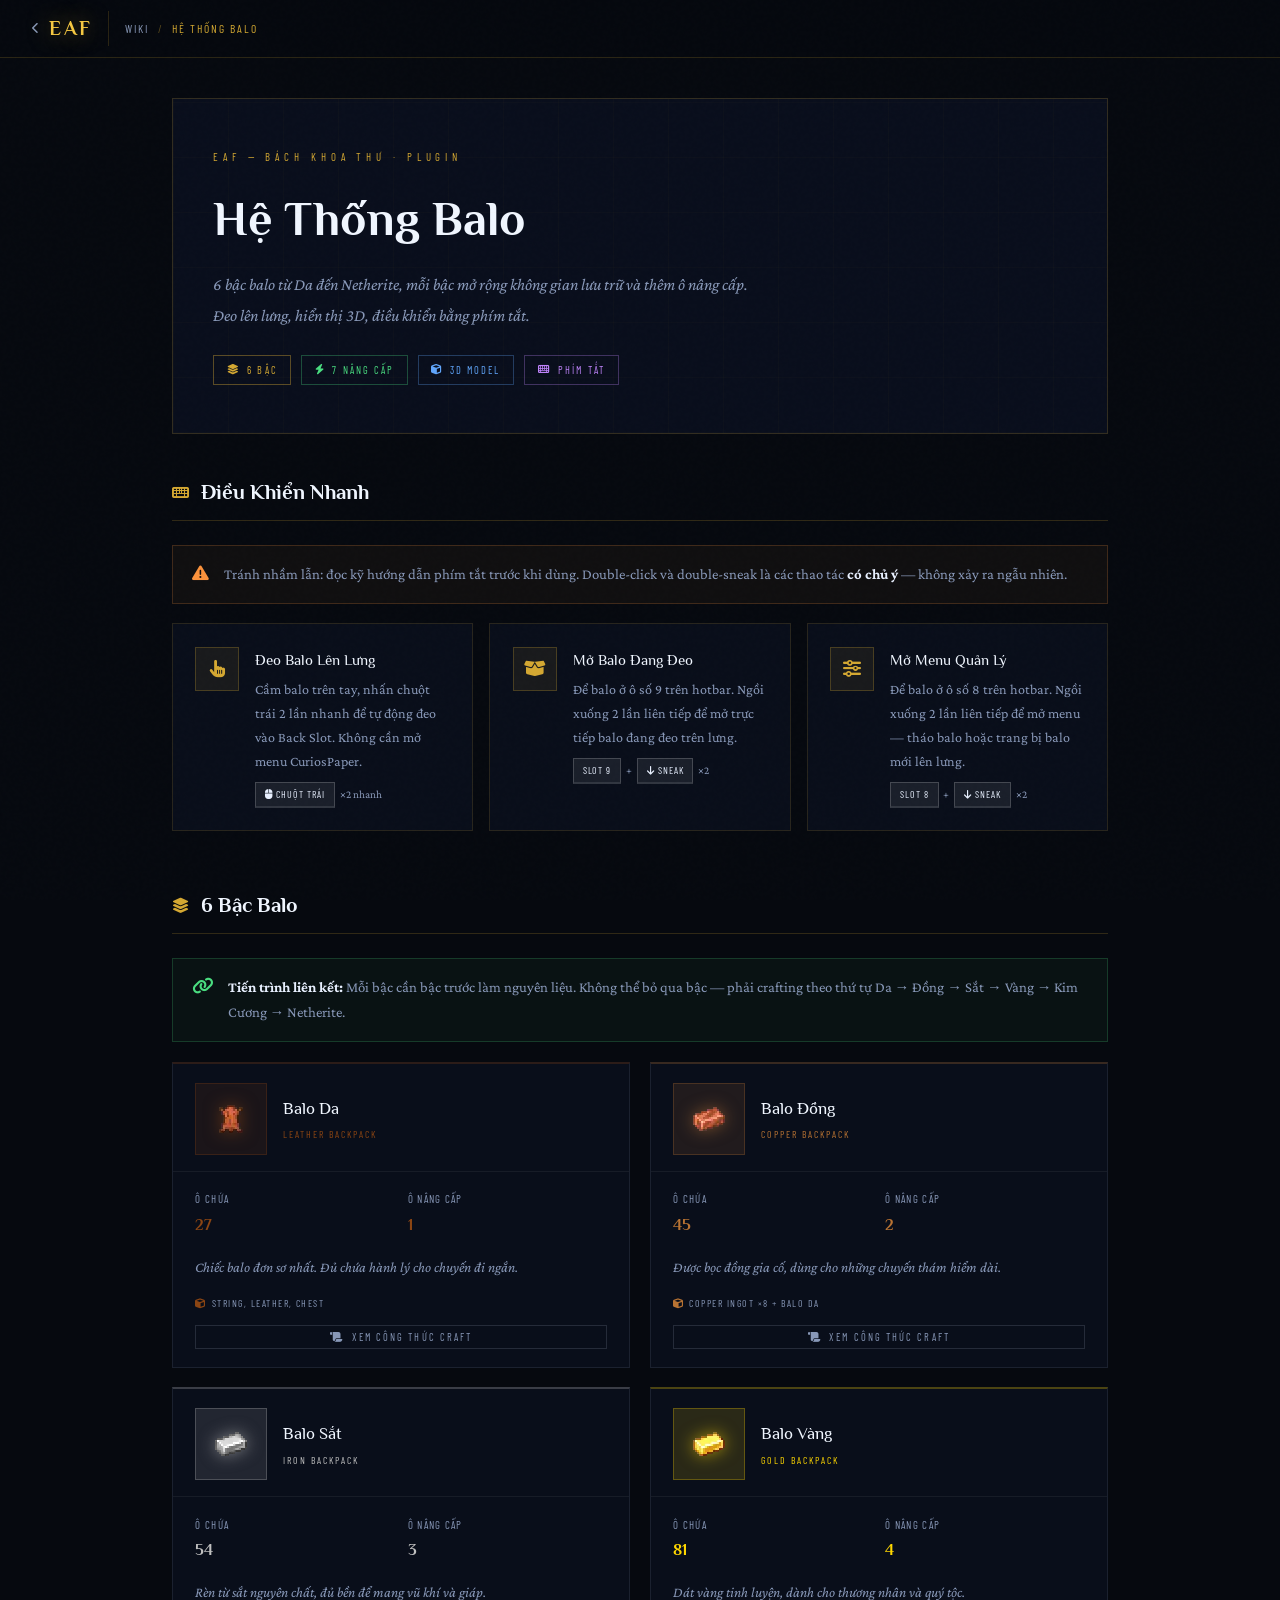
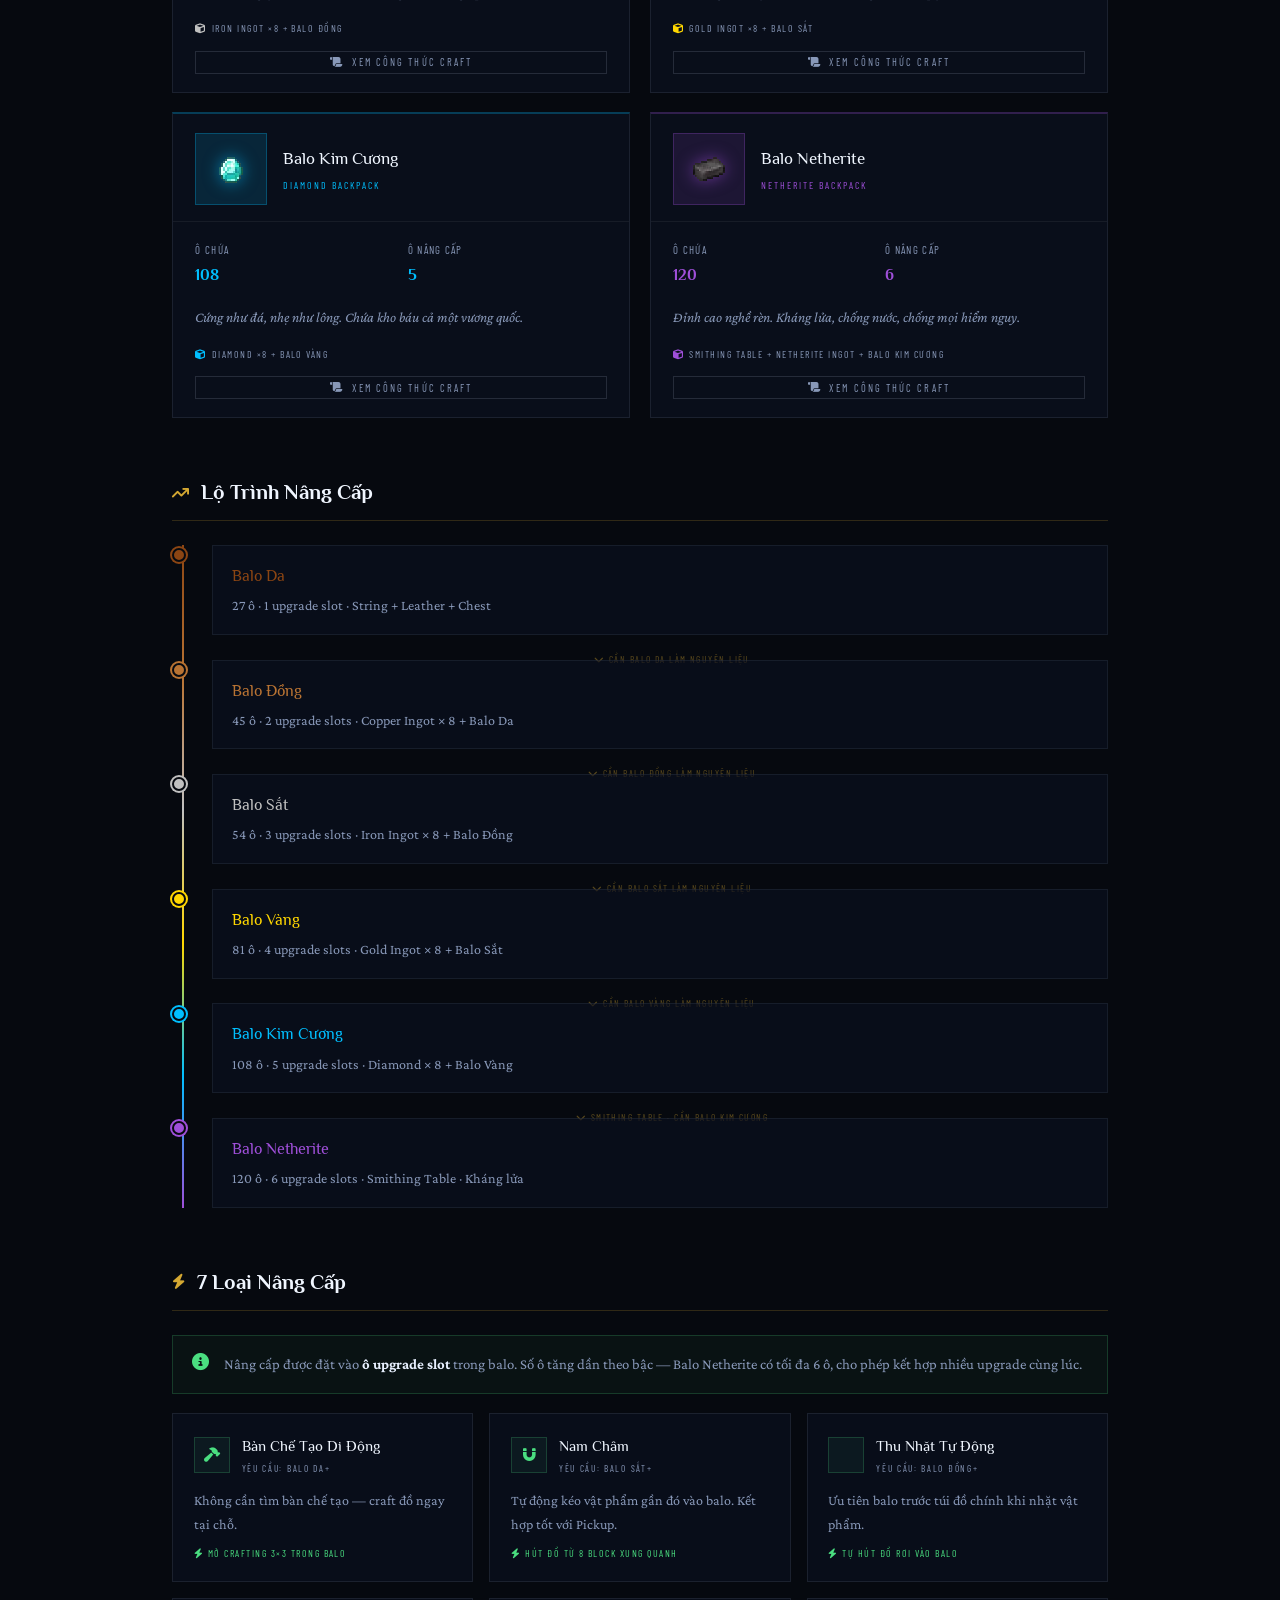
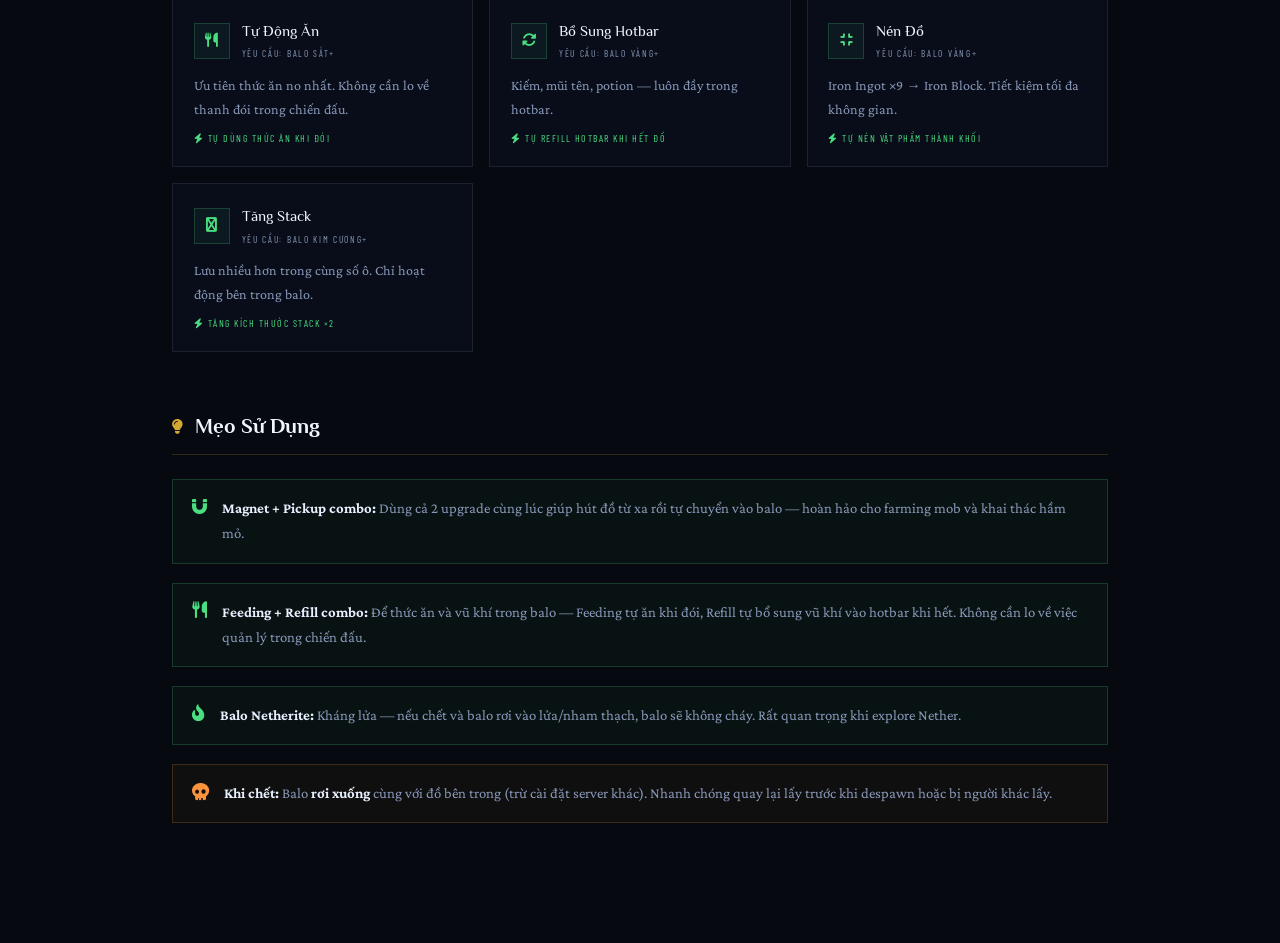
<file: backpack.html>
<!DOCTYPE html>
<html lang="vi">
<head>
<meta charset="UTF-8"/>
<meta name="viewport" content="width=device-width,initial-scale=1.0"/>
<title>Hệ Thống Balo — EAF Wiki</title>
<link rel="preconnect" href="https://fonts.googleapis.com"/>
<link rel="preconnect" href="https://fonts.gstatic.com" crossorigin/>
<link href="https://fonts.googleapis.com/css2?family=Philosopher:ital,wght@0,400;0,700;1,400&family=Crimson+Pro:ital,wght@0,400;0,600;1,400&family=Barlow+Condensed:wght@400;600;700&display=swap&subset=vietnamese" rel="stylesheet"/>
<link rel="stylesheet" href="https://cdnjs.cloudflare.com/ajax/libs/font-awesome/6.5.1/css/all.min.css"/>
<link rel="stylesheet" href="minecraft-icons.css"/>
<style>
:root{
  --night:#06090f;--navy:#0a1020;--navy-mid:#101828;
  --gold:#d4a832;--gold-bright:#f5c842;
  --silver:#c0d0e8;--silver-dk:#8898b8;--silver-lt:#e8f0ff;--white:#f0f6ff;
  --ink:#04070e;
  --leather: #8B4513; --copper:#B87333; --iron:#C0C0C0;
  --gold-bp:#FFD700; --diamond:#00BFFF; --netherite:#9F4FD9;
  --glow-gold:0 0 22px rgba(212,168,50,.6),0 0 70px rgba(212,168,50,.2);
}
*,*::before,*::after{box-sizing:border-box;margin:0;padding:0}
html{scroll-behavior:smooth}
body{background:var(--night);color:var(--silver);font-family:'Crimson Pro',Georgia,serif;font-size:1.05rem;line-height:1.75;overflow-x:hidden}
body::after{content:'';position:fixed;inset:0;pointer-events:none;z-index:9999;background-image:url("data:image/svg+xml,%3Csvg viewBox='0 0 256 256' xmlns='http://www.w3.org/2000/svg'%3E%3Cfilter id='n'%3E%3CfeTurbulence type='fractalNoise' baseFrequency='.85' numOctaves='4' stitchTiles='stitch'/%3E%3C/filter%3E%3Crect width='100%25' height='100%25' filter='url(%23n)' opacity='.03'/%3E%3C/svg%3E");opacity:.4}
::-webkit-scrollbar{width:5px}::-webkit-scrollbar-track{background:var(--ink)}::-webkit-scrollbar-thumb{background:var(--gold)}
::selection{background:var(--gold);color:var(--ink)}

/* NAV */
nav{position:fixed;top:0;left:0;right:0;z-index:1000;height:58px;padding:0 2rem;display:flex;align-items:center;gap:1rem;background:rgba(6,9,15,.92);backdrop-filter:blur(18px);border-bottom:1px solid rgba(212,168,50,.18)}
.nav-back{display:flex;align-items:center;gap:.5rem;font-family:'Barlow Condensed',sans-serif;font-size:.72rem;letter-spacing:.2em;text-transform:uppercase;text-decoration:none;color:var(--silver-dk);transition:color .2s;padding-right:1rem;border-right:1px solid rgba(212,168,50,.18)}
.nav-back:hover{color:var(--gold-bright)}
.nav-logo{font-family:'Philosopher',serif;font-size:1.25rem;font-weight:700;color:var(--gold-bright);text-shadow:var(--glow-gold)}
.nav-crumb{font-family:'Barlow Condensed',sans-serif;font-size:.72rem;letter-spacing:.18em;text-transform:uppercase;color:var(--silver-dk);display:flex;align-items:center;gap:.5rem}
.nav-crumb .sep{color:rgba(212,168,50,.4)}.nav-crumb .cur{color:var(--gold)}

/* LAYOUT */
.page-wrap{padding-top:58px;max-width:1000px;margin:0 auto;padding-left:2rem;padding-right:2rem;padding-bottom:4rem}

/* HERO */
.wiki-hero{position:relative;overflow:hidden;margin:2.5rem 0;padding:3rem 2.5rem;background:rgba(10,16,32,.8);border:1px solid rgba(212,168,50,.2)}
.wiki-hero::before{content:'';position:absolute;inset:0;background:repeating-linear-gradient(90deg,rgba(212,168,50,.02) 0px,rgba(212,168,50,.02) 1px,transparent 1px,transparent 55px),repeating-linear-gradient(0deg,rgba(212,168,50,.02) 0px,rgba(212,168,50,.02) 1px,transparent 1px,transparent 55px);pointer-events:none}
.hero-eyebrow{font-family:'Barlow Condensed',sans-serif;font-size:.68rem;letter-spacing:.45em;text-transform:uppercase;color:var(--gold);margin-bottom:.7rem}
.hero-title{font-family:'Philosopher',serif;font-size:clamp(1.8rem,4vw,3rem);font-weight:700;color:var(--white);margin-bottom:.5rem}
.hero-sub{font-style:italic;color:var(--silver-dk);max-width:560px;line-height:1.85;margin-bottom:1.5rem}
.hero-badges{display:flex;gap:.6rem;flex-wrap:wrap}
.hero-badge{font-family:'Barlow Condensed',sans-serif;font-size:.65rem;letter-spacing:.2em;text-transform:uppercase;padding:.3rem .8rem;border:1px solid;display:flex;align-items:center;gap:.4rem}

/* SECTION */
.wiki-section{margin-bottom:3.5rem}
.wiki-section-title{font-family:'Philosopher',serif;font-size:1.3rem;font-weight:700;color:var(--white);margin-bottom:1.5rem;padding-bottom:.6rem;border-bottom:1px solid rgba(212,168,50,.2);display:flex;align-items:center;gap:.75rem}
.wiki-section-title i{color:var(--gold);font-size:.95rem}

/* TIER CARDS */
.tier-grid{display:grid;grid-template-columns:repeat(auto-fill,minmax(300px,1fr));gap:1.2rem}
.tier-card{background:rgba(10,16,32,.7);border:1px solid rgba(192,208,232,.1);overflow:hidden;transition:all .25s ease;cursor:pointer}
.tier-card:hover{transform:translateY(-4px);box-shadow:0 8px 30px rgba(0,0,0,.3)}
.tier-header{padding:1.2rem 1.4rem 1rem;display:flex;align-items:center;gap:1rem;border-bottom:1px solid rgba(255,255,255,.06)}
.tier-img{width:72px;height:72px;object-fit:contain;image-rendering:pixelated;flex-shrink:0;filter:drop-shadow(0 0 10px var(--tc,rgba(212,168,50,.5)));transition:filter .3s;animation:bpFloat 3.5s ease-in-out infinite}
.tier-card:nth-child(2n) .tier-img{animation-delay:-.7s}
.tier-card:nth-child(3n) .tier-img{animation-delay:-1.4s}
@keyframes bpFloat{0%,100%{transform:translateY(0)}50%{transform:translateY(-8px)}}
.tier-header-info{}
.tier-name{font-family:'Philosopher',serif;font-size:1.05rem;color:var(--white);margin-bottom:.2rem}
.tier-sub{font-family:'Barlow Condensed',sans-serif;font-size:.62rem;letter-spacing:.2em;text-transform:uppercase;color:var(--tc,var(--silver-dk))}
.tier-body{padding:1.1rem 1.4rem}
.tier-stats{display:grid;grid-template-columns:1fr 1fr;gap:.5rem .8rem;margin-bottom:1rem}
.tier-stat{font-family:'Barlow Condensed',sans-serif;font-size:.68rem;letter-spacing:.12em;text-transform:uppercase;color:var(--silver-dk);display:flex;flex-direction:column;gap:.15rem}
.tier-stat strong{font-family:'Philosopher',serif;font-size:1rem;color:var(--tc,var(--gold-bright));font-weight:700;letter-spacing:0}
.tier-desc{font-size:.9rem;color:var(--silver-dk);line-height:1.7;font-style:italic;margin-bottom:1rem}

/* RECIPE PREVIEW inside card */
.tier-recipe-btn{font-family:'Barlow Condensed',sans-serif;font-size:.65rem;letter-spacing:.2em;text-transform:uppercase;background:none;border:1px solid rgba(192,208,232,.15);color:var(--silver-dk);padding:.3rem .8rem;cursor:pointer;display:flex;align-items:center;gap:.4rem;transition:all .18s;width:100%;justify-content:center}
.tier-recipe-btn:hover{border-color:var(--tc,var(--gold));color:var(--tc,var(--gold))}
.tier-recipe-btn i{font-size:.7rem}

/* RECIPE MODAL */
.modal-overlay{position:fixed;inset:0;background:rgba(0,0,0,.75);z-index:2000;display:flex;align-items:center;justify-content:center;opacity:0;pointer-events:none;transition:opacity .25s;backdrop-filter:blur(8px)}
.modal-overlay.open{opacity:1;pointer-events:all}
.modal-box{background:var(--navy-mid);border:1px solid rgba(212,168,50,.3);padding:2rem;max-width:500px;width:90%;position:relative;transform:translateY(20px);transition:transform .25s}
.modal-overlay.open .modal-box{transform:none}
.modal-title{font-family:'Philosopher',serif;font-size:1.2rem;color:var(--white);margin-bottom:.4rem}
.modal-sub{font-family:'Barlow Condensed',sans-serif;font-size:.65rem;letter-spacing:.25em;text-transform:uppercase;color:var(--gold);margin-bottom:1.5rem}
.modal-close{position:absolute;top:.8rem;right:.8rem;background:none;border:none;color:var(--silver-dk);font-size:1.1rem;cursor:pointer;transition:color .2s}
.modal-close:hover{color:var(--white)}
.recipe-img{width:100%;max-width:380px;display:block;margin:0 auto;image-rendering:pixelated;border:1px solid rgba(212,168,50,.15)}
.smithing-wrap{display:flex;flex-direction:column;gap:.6rem;align-items:center}
.smithing-row{display:flex;align-items:center;gap:.8rem;font-family:'Barlow Condensed',sans-serif;font-size:.72rem;letter-spacing:.15em;text-transform:uppercase;color:var(--silver-dk)}
.smithing-row strong{color:var(--gold)}
.smithing-arrow{color:var(--gold);font-size:1.2rem}

/* CONTROLS SECTION */
.controls-grid{display:grid;grid-template-columns:repeat(auto-fit,minmax(280px,1fr));gap:1rem}
.control-card{background:rgba(10,16,32,.7);border:1px solid rgba(212,168,50,.15);padding:1.4rem;display:flex;gap:1rem;align-items:flex-start}
.control-icon{width:44px;height:44px;background:rgba(212,168,50,.08);border:1px solid rgba(212,168,50,.25);display:flex;align-items:center;justify-content:center;flex-shrink:0}
.control-icon i{color:var(--gold);font-size:1.1rem}
.control-title{font-family:'Philosopher',serif;font-size:.95rem;color:var(--white);margin-bottom:.3rem}
.control-desc{font-size:.88rem;color:var(--silver-dk);line-height:1.7}
.control-kbd{display:inline-flex;align-items:center;gap:.3rem;margin-top:.5rem}
.kbd{font-family:'Barlow Condensed',sans-serif;font-size:.62rem;letter-spacing:.1em;text-transform:uppercase;background:rgba(255,255,255,.07);border:1px solid rgba(255,255,255,.18);border-bottom:2px solid rgba(255,255,255,.1);padding:.18rem .55rem;color:var(--silver-lt)}

/* UPGRADES TABLE */
.upgrade-grid{display:grid;grid-template-columns:repeat(auto-fill,minmax(260px,1fr));gap:1rem}
.upgrade-card{background:rgba(10,16,32,.6);border:1px solid rgba(192,208,232,.1);padding:1.2rem 1.3rem;transition:all .2s}
.upgrade-card:hover{border-color:rgba(74,222,128,.25);background:rgba(74,222,128,.03)}
.upgrade-header{display:flex;align-items:center;gap:.75rem;margin-bottom:.7rem}
.upgrade-icon{width:36px;height:36px;background:rgba(74,222,128,.06);border:1px solid rgba(74,222,128,.2);display:flex;align-items:center;justify-content:center;flex-shrink:0}
.upgrade-icon i{color:#4ade80;font-size:.9rem}
.upgrade-name{font-family:'Philosopher',serif;font-size:.95rem;color:var(--white)}
.upgrade-tier-req{font-family:'Barlow Condensed',sans-serif;font-size:.58rem;letter-spacing:.18em;text-transform:uppercase;color:var(--silver-dk);margin-top:.1rem}
.upgrade-desc{font-size:.88rem;color:var(--silver-dk);line-height:1.7}
.upgrade-effect{font-family:'Barlow Condensed',sans-serif;font-size:.62rem;letter-spacing:.15em;text-transform:uppercase;color:#4ade80;margin-top:.5rem}

/* PROGRESSION TIMELINE */
.timeline{position:relative;padding-left:2rem}
.timeline::before{content:'';position:absolute;left:.65rem;top:0;bottom:0;width:2px;background:linear-gradient(180deg,var(--leather),var(--copper),var(--iron),var(--gold-bp),var(--diamond),var(--netherite))}
.timeline-item{position:relative;margin-bottom:1.5rem}
.timeline-dot{position:absolute;left:-2rem;top:.2rem;width:14px;height:14px;border-radius:50%;border:2px solid var(--night);box-shadow:0 0 0 2px var(--tc,var(--gold))}
.timeline-content{background:rgba(10,16,32,.6);border:1px solid rgba(192,208,232,.08);padding:1rem 1.2rem;margin-left:.5rem}
.timeline-name{font-family:'Philosopher',serif;font-size:1rem;color:var(--white);margin-bottom:.2rem}
.timeline-detail{font-size:.88rem;color:var(--silver-dk)}
.timeline-arrow{text-align:center;color:rgba(212,168,50,.4);font-size:.8rem;margin:-0.5rem 0 -0.5rem 2rem;font-family:'Barlow Condensed',sans-serif;letter-spacing:.15em;text-transform:uppercase;font-size:.6rem}

/* TIP / WARN */
.tip-box{display:flex;gap:.9rem;align-items:flex-start;background:rgba(74,222,128,.04);border:1px solid rgba(74,222,128,.2);padding:1rem 1.2rem;margin-bottom:1.2rem}
.tip-box i{color:#4ade80;flex-shrink:0;margin-top:.15rem}
.tip-box p{font-size:.92rem;color:var(--silver-dk);line-height:1.7}
.tip-box p strong{color:var(--silver-lt)}
.warn-box{display:flex;gap:.9rem;align-items:flex-start;background:rgba(251,146,60,.04);border:1px solid rgba(251,146,60,.2);padding:1rem 1.2rem;margin-bottom:1.2rem}
.warn-box i{color:#fb923c;flex-shrink:0;margin-top:.15rem}
.warn-box p{font-size:.92rem;color:var(--silver-dk);line-height:1.7}
.warn-box p strong{color:var(--silver-lt)}

/* REVEAL */
.reveal{opacity:0;transform:translateY(22px);transition:opacity .6s ease,transform .6s ease}
.reveal.visible{opacity:1;transform:none}
.d1{transition-delay:.08s}.d2{transition-delay:.16s}.d3{transition-delay:.24s}
.d4{transition-delay:.32s}.d5{transition-delay:.4s}.d6{transition-delay:.48s}

/* RESPONSIVE */
@media(max-width:720px){
  .page-wrap{padding-left:1.2rem;padding-right:1.2rem}
  .wiki-hero{padding:2rem 1.4rem}
  .tier-grid{grid-template-columns:1fr}
  .controls-grid{grid-template-columns:1fr}
  .upgrade-grid{grid-template-columns:1fr}
}
@media(max-width:520px){
  .hero-title{font-size:clamp(1.5rem,6vw,2.2rem)}
  nav{padding:0 1rem}
}
</style>
</head>
<body>

<nav>
  <a href="index.html" class="nav-back">
    <i class="fas fa-chevron-left"></i>
    <span class="nav-logo">EAF</span>
  </a>
  <div class="nav-crumb">
    <span>Wiki</span>
    <span class="sep">/</span>
    <span class="cur">Hệ Thống Balo</span>
  </div>
</nav>

<div class="page-wrap">

  <!-- HERO -->
  <div class="wiki-hero reveal">
    <p class="hero-eyebrow">EAF — Bách Khoa Thư · Plugin</p>
    <h1 class="hero-title">Hệ Thống Balo</h1>
    <p class="hero-sub">
      6 bậc balo từ Da đến Netherite, mỗi bậc mở rộng không gian lưu trữ
      và thêm ô nâng cấp. Đeo lên lưng, hiển thị 3D, điều khiển bằng phím tắt.
    </p>
    <div class="hero-badges">
      <span class="hero-badge" style="color:#d4a832;border-color:rgba(212,168,50,.4)">
        <i class="fas fa-layer-group"></i> 6 Bậc
      </span>
      <span class="hero-badge" style="color:#4ade80;border-color:rgba(74,222,128,.3)">
        <i class="fas fa-bolt"></i> 7 Nâng Cấp
      </span>
      <span class="hero-badge" style="color:#60a5fa;border-color:rgba(96,165,250,.3)">
        <i class="fas fa-cube"></i> 3D Model
      </span>
      <span class="hero-badge" style="color:#c084fc;border-color:rgba(192,132,252,.3)">
        <i class="fas fa-keyboard"></i> Phím Tắt
      </span>
    </div>
  </div>

  <!-- CONTROLS -->
  <section class="wiki-section reveal">
    <h2 class="wiki-section-title"><i class="fas fa-keyboard"></i>Điều Khiển Nhanh</h2>

    <div class="warn-box">
      <i class="fas fa-triangle-exclamation"></i>
      <p>Tránh nhầm lẫn: đọc kỹ hướng dẫn phím tắt trước khi dùng.
      Double-click và double-sneak là các thao tác <strong>có chủ ý</strong> — không xảy ra ngẫu nhiên.</p>
    </div>

    <div class="controls-grid">

      <div class="control-card">
        <div class="control-icon"><i class="fas fa-hand-pointer"></i></div>
        <div>
          <div class="control-title">Đeo Balo Lên Lưng</div>
          <div class="control-desc">Cầm balo trên tay, nhấn chuột trái 2 lần nhanh để tự động đeo vào Back Slot. Không cần mở menu CuriosPaper.</div>
          <div class="control-kbd">
            <span class="kbd"><i class="fas fa-mouse"></i> Chuột Trái</span>
            <span style="color:var(--silver-dk);font-size:.7rem">×2 nhanh</span>
          </div>
        </div>
      </div>

      <div class="control-card">
        <div class="control-icon"><i class="fas fa-box-open"></i></div>
        <div>
          <div class="control-title">Mở Balo Đang Đeo</div>
          <div class="control-desc">Để balo ở ô số 9 trên hotbar. Ngồi xuống 2 lần liên tiếp để mở trực tiếp balo đang đeo trên lưng.</div>
          <div class="control-kbd">
            <span class="kbd">Slot 9</span>
            <span style="color:var(--silver-dk);font-size:.7rem">+</span>
            <span class="kbd"><i class="fas fa-arrow-down"></i> Sneak</span>
            <span style="color:var(--silver-dk);font-size:.7rem">×2</span>
          </div>
        </div>
      </div>

      <div class="control-card">
        <div class="control-icon"><i class="fas fa-sliders"></i></div>
        <div>
          <div class="control-title">Mở Menu Quản Lý</div>
          <div class="control-desc">Để balo ở ô số 8 trên hotbar. Ngồi xuống 2 lần liên tiếp để mở menu — tháo balo hoặc trang bị balo mới lên lưng.</div>
          <div class="control-kbd">
            <span class="kbd">Slot 8</span>
            <span style="color:var(--silver-dk);font-size:.7rem">+</span>
            <span class="kbd"><i class="fas fa-arrow-down"></i> Sneak</span>
            <span style="color:var(--silver-dk);font-size:.7rem">×2</span>
          </div>
        </div>
      </div>

    </div>
  </section>

  <!-- TIER CARDS -->
  <section class="wiki-section reveal">
    <h2 class="wiki-section-title"><i class="fas fa-layer-group"></i>6 Bậc Balo</h2>
    <div class="tip-box">
      <i class="fas fa-link"></i>
      <p><strong>Tiến trình liên kết:</strong> Mỗi bậc cần bậc trước làm nguyên liệu.
      Không thể bỏ qua bậc — phải crafting theo thứ tự Da → Đồng → Sắt → Vàng → Kim Cương → Netherite.</p>
    </div>
    <div class="tier-grid" id="tier-grid"></div>
  </section>

  <!-- MODAL -->
  <div class="modal-overlay" id="modal" onclick="closeModal(event)">
    <div class="modal-box">
      <button class="modal-close" onclick="closeModal()"><i class="fas fa-times"></i></button>
      <div id="modal-content"></div>
    </div>
  </div>

  <!-- PROGRESSION TIMELINE -->
  <section class="wiki-section reveal">
    <h2 class="wiki-section-title"><i class="fas fa-arrow-trend-up"></i>Lộ Trình Nâng Cấp</h2>
    <div class="timeline">
      <div class="timeline-item">
        <div class="timeline-dot" style="background:var(--leather);--tc:var(--leather)"></div>
        <div class="timeline-content">
          <div class="timeline-name" style="color:var(--leather)">Balo Da</div>
          <div class="timeline-detail">27 ô · 1 upgrade slot · String + Leather + Chest</div>
        </div>
      </div>
      <div class="timeline-arrow"><i class="fas fa-chevron-down"></i>&nbsp;Cần Balo Da làm nguyên liệu</div>
      <div class="timeline-item">
        <div class="timeline-dot" style="background:var(--copper);--tc:var(--copper)"></div>
        <div class="timeline-content">
          <div class="timeline-name" style="color:var(--copper)">Balo Đồng</div>
          <div class="timeline-detail">45 ô · 2 upgrade slots · Copper Ingot × 8 + Balo Da</div>
        </div>
      </div>
      <div class="timeline-arrow"><i class="fas fa-chevron-down"></i>&nbsp;Cần Balo Đồng làm nguyên liệu</div>
      <div class="timeline-item">
        <div class="timeline-dot" style="background:var(--iron);--tc:var(--iron)"></div>
        <div class="timeline-content">
          <div class="timeline-name" style="color:var(--iron)">Balo Sắt</div>
          <div class="timeline-detail">54 ô · 3 upgrade slots · Iron Ingot × 8 + Balo Đồng</div>
        </div>
      </div>
      <div class="timeline-arrow"><i class="fas fa-chevron-down"></i>&nbsp;Cần Balo Sắt làm nguyên liệu</div>
      <div class="timeline-item">
        <div class="timeline-dot" style="background:var(--gold-bp);--tc:var(--gold-bp)"></div>
        <div class="timeline-content">
          <div class="timeline-name" style="color:var(--gold-bp)">Balo Vàng</div>
          <div class="timeline-detail">81 ô · 4 upgrade slots · Gold Ingot × 8 + Balo Sắt</div>
        </div>
      </div>
      <div class="timeline-arrow"><i class="fas fa-chevron-down"></i>&nbsp;Cần Balo Vàng làm nguyên liệu</div>
      <div class="timeline-item">
        <div class="timeline-dot" style="background:var(--diamond);--tc:var(--diamond)"></div>
        <div class="timeline-content">
          <div class="timeline-name" style="color:var(--diamond)">Balo Kim Cương</div>
          <div class="timeline-detail">108 ô · 5 upgrade slots · Diamond × 8 + Balo Vàng</div>
        </div>
      </div>
      <div class="timeline-arrow"><i class="fas fa-chevron-down"></i>&nbsp;Smithing Table · Cần Balo Kim Cương</div>
      <div class="timeline-item">
        <div class="timeline-dot" style="background:var(--netherite);--tc:var(--netherite)"></div>
        <div class="timeline-content">
          <div class="timeline-name" style="color:var(--netherite)">Balo Netherite</div>
          <div class="timeline-detail">120 ô · 6 upgrade slots · Smithing Table · Kháng lửa</div>
        </div>
      </div>
    </div>
  </section>

  <!-- UPGRADES -->
  <section class="wiki-section reveal">
    <h2 class="wiki-section-title"><i class="fas fa-bolt"></i>7 Loại Nâng Cấp</h2>
    <div class="tip-box">
      <i class="fas fa-info-circle"></i>
      <p>Nâng cấp được đặt vào <strong>ô upgrade slot</strong> trong balo. Số ô tăng dần theo bậc —
      Balo Netherite có tối đa 6 ô, cho phép kết hợp nhiều upgrade cùng lúc.</p>
    </div>
    <div class="upgrade-grid" id="upgrade-grid"></div>
  </section>

  <!-- TIPS -->
  <section class="wiki-section reveal">
    <h2 class="wiki-section-title"><i class="fas fa-lightbulb"></i>Mẹo Sử Dụng</h2>
    <div class="tip-box">
      <i class="fas fa-magnet"></i>
      <p><strong>Magnet + Pickup combo:</strong> Dùng cả 2 upgrade cùng lúc giúp hút đồ từ xa rồi tự chuyển vào balo — hoàn hảo cho farming mob và khai thác hầm mỏ.</p>
    </div>
    <div class="tip-box">
      <i class="fas fa-utensils"></i>
      <p><strong>Feeding + Refill combo:</strong> Để thức ăn và vũ khí trong balo — Feeding tự ăn khi đói, Refill tự bổ sung vũ khí vào hotbar khi hết. Không cần lo về việc quản lý trong chiến đấu.</p>
    </div>
    <div class="tip-box">
      <i class="fas fa-fire-flame-curved"></i>
      <p><strong>Balo Netherite:</strong> Kháng lửa — nếu chết và balo rơi vào lửa/nham thạch, balo sẽ không cháy. Rất quan trọng khi explore Nether.</p>
    </div>
    <div class="warn-box">
      <i class="fas fa-skull"></i>
      <p><strong>Khi chết:</strong> Balo <strong>rơi xuống</strong> cùng với đồ bên trong (trừ cài đặt server khác). Nhanh chóng quay lại lấy trước khi despawn hoặc bị người khác lấy.</p>
    </div>
  </section>

</div>

<script>
/* ════ DATA ════ */
const TIERS = [
  {
    id:'leather', name:'Balo Da', nameEn:'Leather Backpack',
    slots:27, upgradeSlots:1, color:'#8B4513',
    desc:'Chiếc balo đơn sơ nhất. Đủ chứa hành lý cho chuyến đi ngắn.',
    mat:'String, Leather, Chest',
    recipeImg:'https://cdn.modrinth.com/data/d4Eqdm1Q/images/9993ee7f9d5baec113ba67a6294905f37d8dcedd.png',
    recipeType:'crafting'
  },
  {
    id:'copper', name:'Balo Đồng', nameEn:'Copper Backpack',
    slots:45, upgradeSlots:2, color:'#B87333',
    desc:'Được bọc đồng gia cố, dùng cho những chuyến thám hiểm dài.',
    mat:'Copper Ingot ×8 + Balo Da',
    recipeImg:'https://cdn.modrinth.com/data/d4Eqdm1Q/images/6033f9d9e06e3822ed4eb4848164e8f532d0dacb.png',
    recipeType:'crafting'
  },
  {
    id:'iron', name:'Balo Sắt', nameEn:'Iron Backpack',
    slots:54, upgradeSlots:3, color:'#C0C0C0',
    desc:'Rèn từ sắt nguyên chất, đủ bền để mang vũ khí và giáp.',
    mat:'Iron Ingot ×8 + Balo Đồng',
    recipeImg:'https://cdn.modrinth.com/data/d4Eqdm1Q/images/e7c23796bf2b6640903dae478ffeea196721b527.png',
    recipeType:'crafting'
  },
  {
    id:'gold', name:'Balo Vàng', nameEn:'Gold Backpack',
    slots:81, upgradeSlots:4, color:'#FFD700',
    desc:'Dát vàng tinh luyện, dành cho thương nhân và quý tộc.',
    mat:'Gold Ingot ×8 + Balo Sắt',
    recipeImg:'https://cdn.modrinth.com/data/d4Eqdm1Q/images/e95e5edc74c1ee243f1e6b5d2b778aa1aef73a25.png',
    recipeType:'crafting'
  },
  {
    id:'diamond', name:'Balo Kim Cương', nameEn:'Diamond Backpack',
    slots:108, upgradeSlots:5, color:'#00BFFF',
    desc:'Cứng như đá, nhẹ như lông. Chứa kho báu cả một vương quốc.',
    mat:'Diamond ×8 + Balo Vàng',
    recipeImg:'https://cdn.modrinth.com/data/d4Eqdm1Q/images/22815051e2b1d5f0fcdcd6ef28b9750af798893e.png',
    recipeType:'crafting'
  },
  {
    id:'netherite', name:'Balo Netherite', nameEn:'Netherite Backpack',
    slots:120, upgradeSlots:6, color:'#9F4FD9',
    desc:'Đỉnh cao nghề rèn. Kháng lửa, chống nước, chống mọi hiểm nguy.',
    mat:'Smithing Table + Netherite Ingot + Balo Kim Cương',
    recipeImg:'https://cdn.modrinth.com/data/d4Eqdm1Q/images/50e4a592479c6f4d86240489d0fd040b59f8b21c.png',
    recipeType:'smithing'
  }
];

const UPGRADES = [
  {icon:'fa-hammer',name:'Bàn Chế Tạo Di Động',effect:'Mở crafting 3×3 trong balo',desc:'Không cần tìm bàn chế tạo — craft đồ ngay tại chỗ.',minTier:'Da'},
  {icon:'fa-magnet',name:'Nam Châm',effect:'Hút đồ từ 8 block xung quanh',desc:'Tự động kéo vật phẩm gần đó vào balo. Kết hợp tốt với Pickup.',minTier:'Sắt'},
  {icon:'fa-arrow-down-to-bracket',name:'Thu Nhặt Tự Động',effect:'Tự hút đồ rơi vào balo',desc:'Ưu tiên balo trước túi đồ chính khi nhặt vật phẩm.',minTier:'Đồng'},
  {icon:'fa-utensils',name:'Tự Động Ăn',effect:'Tự dùng thức ăn khi đói',desc:'Ưu tiên thức ăn no nhất. Không cần lo về thanh đói trong chiến đấu.',minTier:'Sắt'},
  {icon:'fa-rotate',name:'Bổ Sung Hotbar',effect:'Tự refill hotbar khi hết đồ',desc:'Kiếm, mũi tên, potion — luôn đầy trong hotbar.',minTier:'Vàng'},
  {icon:'fa-compress',name:'Nén Đồ',effect:'Tự nén vật phẩm thành khối',desc:'Iron Ingot ×9 → Iron Block. Tiết kiệm tối đa không gian.',minTier:'Vàng'},
  {icon:'fa-stack-overflow',name:'Tăng Stack',effect:'Tăng kích thước stack ×2',desc:'Lưu nhiều hơn trong cùng số ô. Chỉ hoạt động bên trong balo.',minTier:'Kim Cương'},
];

/* ════ BUILD TIER CARDS ════ */
const grid = document.getElementById('tier-grid');
TIERS.forEach(t=>{
  const card = document.createElement('div');
  card.className='tier-card reveal';
  card.style.setProperty('--tc',t.color);
  card.style.borderTopColor = t.color+'44';
  card.style.borderTopWidth = '2px';
  card.innerHTML=`
    <div class="tier-header">
      <div style="width:72px;height:72px;background:${t.color}22;border:1px solid ${t.color}44;display:flex;align-items:center;justify-content:center;flex-shrink:0">
        <i class="icon-minecraft icon-minecraft-${t.id==='leather'?'leather':t.id==='copper'?'copper-ingot':t.id==='iron'?'iron-ingot':t.id==='gold'?'gold-ingot':t.id==='diamond'?'diamond':'netherite-ingot'}" style="filter:drop-shadow(0 0 8px ${t.color}88)"></i>
      </div>
      <div class="tier-header-info">
        <div class="tier-name">${t.name}</div>
        <div class="tier-sub" style="color:${t.color}">${t.nameEn}</div>
      </div>
    </div>
    <div class="tier-body">
      <div class="tier-stats">
        <div class="tier-stat"><span>Ô Chứa</span><strong style="color:${t.color}">${t.slots}</strong></div>
        <div class="tier-stat"><span>Ô Nâng Cấp</span><strong style="color:${t.color}">${t.upgradeSlots}</strong></div>
      </div>
      <div class="tier-desc">${t.desc}</div>
      <div style="font-family:'Barlow Condensed',sans-serif;font-size:.62rem;letter-spacing:.15em;text-transform:uppercase;color:var(--silver-dk);margin-bottom:.8rem">
        <i class="fas fa-cube" style="color:${t.color};margin-right:.3rem"></i>${t.mat}
      </div>
      <button class="tier-recipe-btn" style="--tc:${t.color}" onclick="openModal('${t.id}')">
        <i class="fas fa-scroll"></i> Xem Công Thức Craft
      </button>
    </div>
  `;
  grid.appendChild(card);
});

/* ════ BUILD UPGRADE CARDS ════ */
const ugrid = document.getElementById('upgrade-grid');
UPGRADES.forEach(u=>{
  const card = document.createElement('div');
  card.className='upgrade-card reveal';
  card.innerHTML=`
    <div class="upgrade-header">
      <div class="upgrade-icon"><i class="fas ${u.icon}"></i></div>
      <div>
        <div class="upgrade-name">${u.name}</div>
        <div class="upgrade-tier-req">Yêu cầu: Balo ${u.minTier}+</div>
      </div>
    </div>
    <div class="upgrade-desc">${u.desc}</div>
    <div class="upgrade-effect"><i class="fas fa-bolt"></i>&nbsp;${u.effect}</div>
  `;
  ugrid.appendChild(card);
});

/* ════ MODAL ════ */
function openModal(id){
  const t = TIERS.find(x=>x.id===id);
  if(!t) return;
  const content = document.getElementById('modal-content');
  content.innerHTML = `
    <div class="modal-title">${t.name}</div>
    <div class="modal-sub">${t.recipeType==='smithing'?'Smithing Table Recipe':'Crafting Table Recipe'}</div>
    <img class="recipe-img" src="${t.recipeImg}" alt="Recipe ${t.nameEn}"
         onerror="this.innerHTML='<p style=\\'color:var(--silver-dk);text-align:center;padding:2rem\\'>Không tải được ảnh</p>'"/>
    ${t.recipeType==='smithing'?`
    <div class="smithing-wrap" style="margin-top:1rem">
      <div class="smithing-row"><strong>Template:</strong> Netherite Upgrade Smithing Template</div>
      <div class="smithing-row"><strong>Base:</strong> Balo Kim Cương</div>
      <div class="smithing-row"><strong>Addition:</strong> Netherite Ingot</div>
    </div>`:''}
  `;
  document.getElementById('modal').classList.add('open');
}
function closeModal(e){
  if(e && e.target!==document.getElementById('modal') && !e.target.classList.contains('modal-close')) return;
  document.getElementById('modal').classList.remove('open');
}
document.addEventListener('keydown',e=>{ if(e.key==='Escape') document.getElementById('modal').classList.remove('open'); });

/* ════ REVEAL ════ */
const obs=new IntersectionObserver(entries=>{
  entries.forEach(e=>{ if(e.isIntersecting) e.target.classList.add('visible'); });
},{threshold:.08});
document.querySelectorAll('.reveal').forEach(el=>obs.observe(el));

/* MC icon override */
(function(){
  const img=new Image();
  img.onload=img.onerror=function(){ if(this.width!==1) document.documentElement.classList.add('no-webp'); };
  img.src='[data-uri]';
})();
</script>
</body>
</html>
</file>
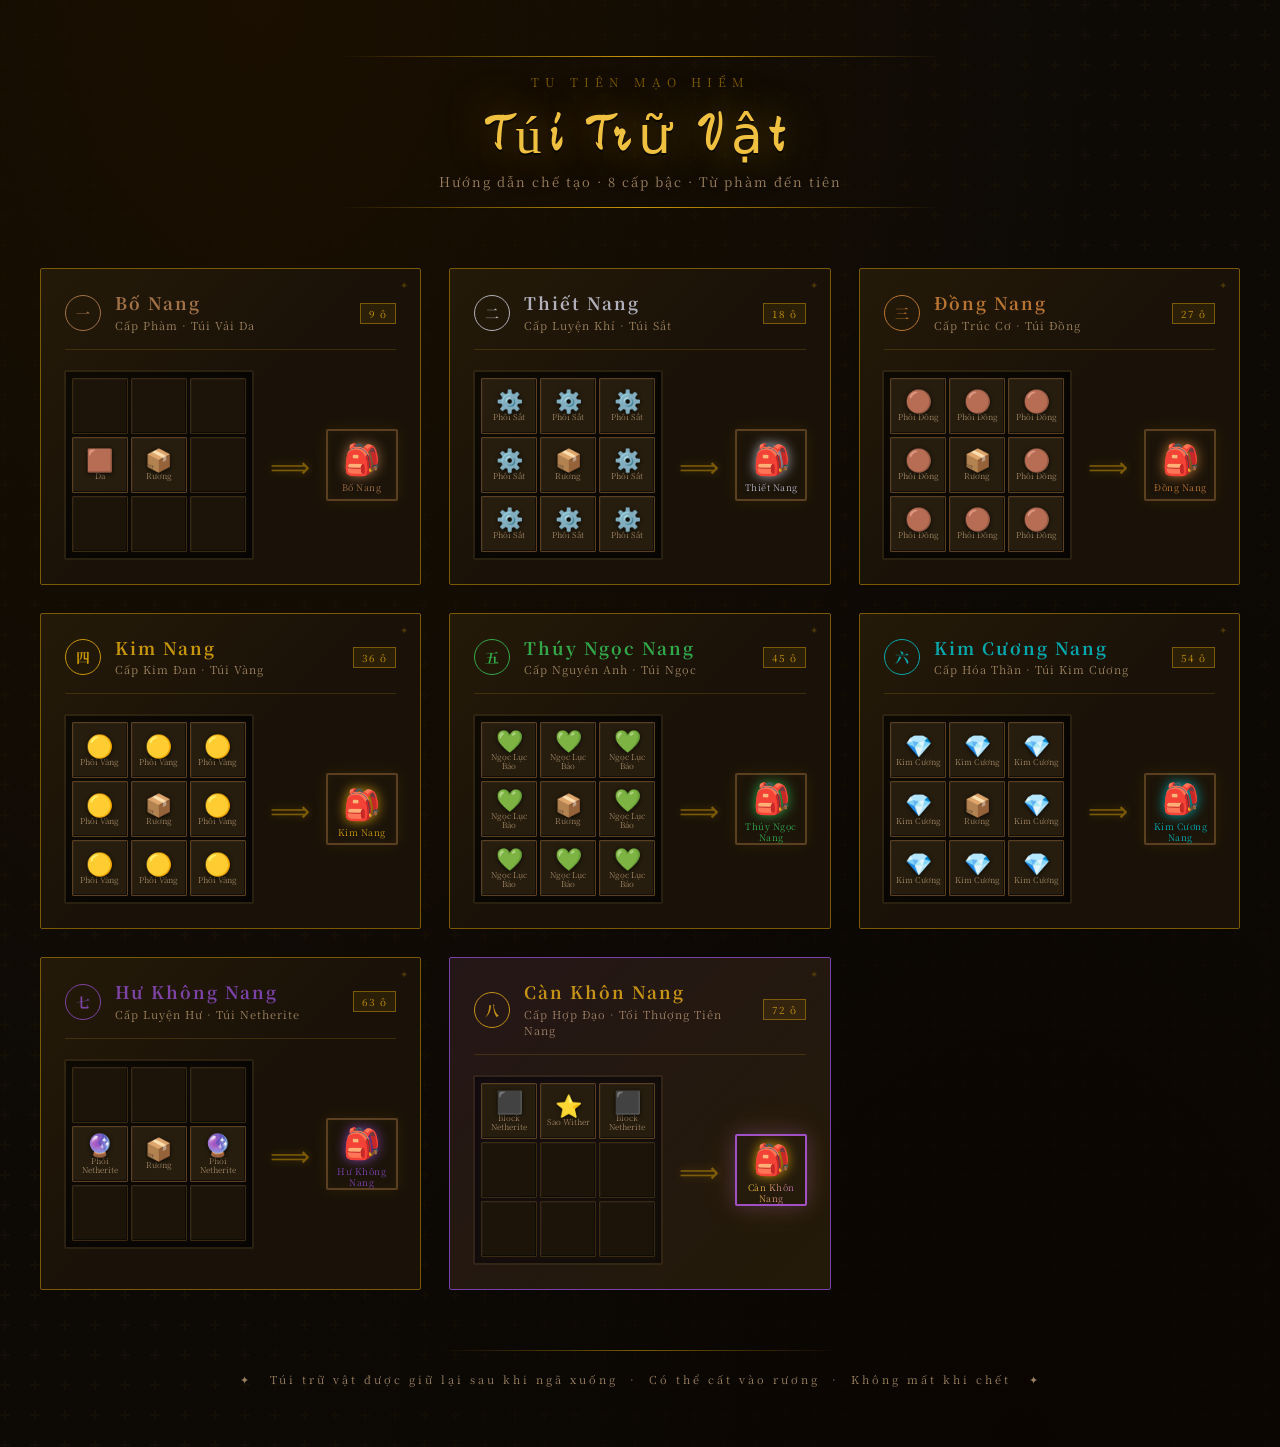
<file: crafting-guide (1).html>
<!DOCTYPE html>
<html lang="vi">
<head>
<meta charset="UTF-8">
<meta name="viewport" content="width=device-width, initial-scale=1.0">
<title>Hướng Dẫn Chế Tạo Túi Trữ Vật</title>
<style>
  @import url('https://fonts.googleapis.com/css2?family=Noto+Serif+SC:wght@400;700;900&family=Ma+Shan+Zheng&display=swap');

  :root {
    --gold: #c8960c;
    --gold-light: #f0c040;
    --gold-dim: #7a5a06;
    --ink: #0d0a06;
    --parchment: #1a1208;
    --parchment-mid: #221a0c;
    --red-accent: #8b1a1a;
    --text: #e8d5a3;
    --text-dim: #9a8060;
  }

  * { margin: 0; padding: 0; box-sizing: border-box; }

  body {
    background: var(--ink);
    background-image:
      radial-gradient(ellipse at 20% 0%, #1a0f00 0%, transparent 60%),
      radial-gradient(ellipse at 80% 100%, #0a0500 0%, transparent 60%),
      url("data:image/svg+xml,%3Csvg width='60' height='60' viewBox='0 0 60 60' xmlns='http://www.w3.org/2000/svg'%3E%3Cg fill='none' fill-rule='evenodd'%3E%3Cg fill='%23c8960c' fill-opacity='0.03'%3E%3Cpath d='M36 34v-4h-2v4h-4v2h4v4h2v-4h4v-2h-4zm0-30V0h-2v4h-4v2h4v4h2V6h4V4h-4zM6 34v-4H4v4H0v2h4v4h2v-4h4v-2H6zM6 4V0H4v4H0v2h4v4h2V6h4V4H6z'/%3E%3C/g%3E%3C/g%3E%3C/svg%3E");
    color: var(--text);
    font-family: 'Noto Serif SC', serif;
    min-height: 100vh;
    padding: 40px 20px 60px;
  }

  /* Header */
  .header {
    text-align: center;
    margin-bottom: 60px;
    position: relative;
  }

  .header::before, .header::after {
    content: '';
    display: block;
    height: 1px;
    background: linear-gradient(90deg, transparent, var(--gold-dim), var(--gold), var(--gold-dim), transparent);
    margin: 16px auto;
    max-width: 600px;
  }

  .header-sub {
    font-size: 12px;
    letter-spacing: 6px;
    color: var(--gold-dim);
    text-transform: uppercase;
    margin-bottom: 12px;
  }

  .header-title {
    font-family: 'Ma Shan Zheng', serif;
    font-size: clamp(28px, 5vw, 52px);
    color: var(--gold-light);
    text-shadow: 0 0 40px rgba(200, 150, 12, 0.5), 0 2px 0 #000;
    letter-spacing: 8px;
    line-height: 1.2;
  }

  .header-desc {
    font-size: 13px;
    color: var(--text-dim);
    letter-spacing: 2px;
    margin-top: 8px;
  }

  /* Grid layout */
  .grid {
    display: grid;
    grid-template-columns: repeat(auto-fit, minmax(340px, 1fr));
    gap: 28px;
    max-width: 1200px;
    margin: 0 auto;
  }

  /* Card */
  .card {
    background: var(--parchment);
    border: 1px solid var(--gold-dim);
    border-radius: 2px;
    padding: 24px;
    position: relative;
    overflow: hidden;
    transition: border-color 0.3s, box-shadow 0.3s;
  }

  .card::before {
    content: '';
    position: absolute;
    inset: 0;
    background: linear-gradient(135deg, rgba(200,150,12,0.06) 0%, transparent 50%);
    pointer-events: none;
  }

  .card:hover {
    border-color: var(--gold);
    box-shadow: 0 0 30px rgba(200,150,12,0.15), inset 0 0 30px rgba(200,150,12,0.03);
  }

  /* Corner ornaments */
  .card::after {
    content: '✦';
    position: absolute;
    top: 8px;
    right: 12px;
    font-size: 10px;
    color: var(--gold-dim);
    opacity: 0.5;
  }

  .card-header {
    display: flex;
    align-items: center;
    gap: 14px;
    margin-bottom: 20px;
    padding-bottom: 16px;
    border-bottom: 1px solid rgba(200,150,12,0.2);
  }

  .tier-badge {
    width: 36px;
    height: 36px;
    border-radius: 50%;
    display: flex;
    align-items: center;
    justify-content: center;
    font-size: 14px;
    font-weight: 700;
    border: 1px solid currentColor;
    flex-shrink: 0;
    font-family: 'Noto Serif SC', serif;
  }

  .card-info {
    flex: 1;
  }

  .card-name {
    font-size: 17px;
    font-weight: 700;
    letter-spacing: 2px;
    line-height: 1.2;
  }

  .card-meta {
    font-size: 11px;
    color: var(--text-dim);
    letter-spacing: 1px;
    margin-top: 3px;
  }

  .slot-badge {
    font-size: 10px;
    background: rgba(200,150,12,0.1);
    border: 1px solid var(--gold-dim);
    color: var(--gold);
    padding: 2px 8px;
    letter-spacing: 1px;
  }

  /* Crafting table */
  .craft-area {
    display: flex;
    align-items: center;
    gap: 16px;
    justify-content: center;
  }

  .craft-grid {
    display: grid;
    grid-template-columns: repeat(3, 56px);
    grid-template-rows: repeat(3, 56px);
    gap: 3px;
    background: #0a0704;
    padding: 6px;
    border: 2px solid #2a2010;
    border-radius: 2px;
    box-shadow: inset 0 2px 8px rgba(0,0,0,0.8);
    flex-shrink: 0;
  }

  .slot {
    width: 56px;
    height: 56px;
    background: #1c1409;
    border: 1px solid #3a2a12;
    border-radius: 1px;
    display: flex;
    flex-direction: column;
    align-items: center;
    justify-content: center;
    font-size: 9px;
    color: var(--text-dim);
    text-align: center;
    letter-spacing: 0;
    position: relative;
    transition: background 0.2s;
    line-height: 1.2;
    gap: 2px;
    box-shadow: inset 1px 1px 0 rgba(255,255,255,0.03), inset -1px -1px 0 rgba(0,0,0,0.5);
  }

  .slot.filled {
    background: #261d0e;
    border-color: #5a4020;
    cursor: default;
  }

  .slot-icon {
    font-size: 22px;
    line-height: 1;
    filter: drop-shadow(0 1px 2px rgba(0,0,0,0.8));
  }

  .slot-label {
    font-size: 8px;
    color: var(--text-dim);
    text-align: center;
    line-height: 1.1;
    max-width: 50px;
  }

  .arrow {
    font-size: 28px;
    color: var(--gold-dim);
    flex-shrink: 0;
    text-shadow: 0 0 10px rgba(200,150,12,0.3);
  }

  .result-slot {
    width: 72px;
    height: 72px;
    background: #1c1409;
    border: 2px solid #5a4020;
    border-radius: 2px;
    display: flex;
    flex-direction: column;
    align-items: center;
    justify-content: center;
    gap: 4px;
    box-shadow: 0 0 16px rgba(200,150,12,0.1), inset 0 0 8px rgba(200,150,12,0.05);
    flex-shrink: 0;
  }

  .result-icon { font-size: 30px; filter: drop-shadow(0 0 6px currentColor); }
  .result-label { font-size: 9px; color: var(--gold); letter-spacing: 0.5px; text-align: center; line-height: 1.2; }

  /* Tier-specific colors */
  .t1 { color: #a0714a; border-color: #a0714a; }
  .t1 .card-name { color: #c8915a; }
  .t1 .result-icon { color: #c8915a; }

  .t2 { color: #b0b0c0; border-color: #b0b0c0; }
  .t2 .card-name { color: #d0d0e0; }
  .t2 .result-icon { color: #d0d0e0; }

  .t3 { color: #b87333; border-color: #b87333; }
  .t3 .card-name { color: #d49050; }
  .t3 .result-icon { color: #d49050; }

  .t4 { color: #c8960c; border-color: #c8960c; }
  .t4 .card-name { color: #f0c040; }
  .t4 .result-icon { color: #f0c040; }

  .t5 { color: #2ea84a; border-color: #2ea84a; }
  .t5 .card-name { color: #50e070; }
  .t5 .result-icon { color: #50e070; }

  .t6 { color: #00a8b0; border-color: #00a8b0; }
  .t6 .card-name { color: #00d8e8; }
  .t6 .result-icon { color: #00d8e8; }

  .t7 { color: #7a40aa; border-color: #7a40aa; }
  .t7 .card-name { background: linear-gradient(90deg, #7a8aaa, #9d4dca); -webkit-background-clip: text; -webkit-text-fill-color: transparent; }
  .t7 .result-icon { color: #9d4dca; }

  .t8 { color: #c8960c; border-color: #c8960c; }
  .t8 .card-name { background: linear-gradient(90deg, #ffd700, #ff4500, #9d4dca); -webkit-background-clip: text; -webkit-text-fill-color: transparent; font-size: 18px; }
  .t8 .result-icon { filter: drop-shadow(0 0 10px #ffd700) drop-shadow(0 0 6px #9d4dca); }

  /* Glow effect for legendary */
  .card.legendary {
    border-color: #7a40aa;
    animation: legendary-pulse 3s ease-in-out infinite;
  }
  .card.legendary::before {
    background: linear-gradient(135deg, rgba(157,77,202,0.08) 0%, rgba(255,215,0,0.04) 100%);
  }
  @keyframes legendary-pulse {
    0%, 100% { box-shadow: 0 0 20px rgba(157,77,202,0.15); }
    50% { box-shadow: 0 0 40px rgba(157,77,202,0.3), 0 0 80px rgba(255,215,0,0.1); }
  }

  /* Footer */
  .footer {
    text-align: center;
    margin-top: 60px;
    color: var(--text-dim);
    font-size: 11px;
    letter-spacing: 3px;
  }
  .footer::before {
    content: '';
    display: block;
    height: 1px;
    background: linear-gradient(90deg, transparent, var(--gold-dim), transparent);
    max-width: 400px;
    margin: 0 auto 20px;
  }

  /* Fade-in animation */
  .card {
    animation: fadeUp 0.5s ease both;
  }
  .card:nth-child(1) { animation-delay: 0.05s }
  .card:nth-child(2) { animation-delay: 0.10s }
  .card:nth-child(3) { animation-delay: 0.15s }
  .card:nth-child(4) { animation-delay: 0.20s }
  .card:nth-child(5) { animation-delay: 0.25s }
  .card:nth-child(6) { animation-delay: 0.30s }
  .card:nth-child(7) { animation-delay: 0.35s }
  .card:nth-child(8) { animation-delay: 0.40s }
  @keyframes fadeUp {
    from { opacity: 0; transform: translateY(20px); }
    to   { opacity: 1; transform: translateY(0); }
  }
</style>
</head>
<body>

<div class="header">
  <div class="header-sub">Tu Tiên Mạo Hiểm</div>
  <div class="header-title">Túi Trữ Vật</div>
  <div class="header-desc">Hướng dẫn chế tạo · 8 cấp bậc · Từ phàm đến tiên</div>
</div>

<div class="grid">

  <!-- Tier 1: Bố Nang -->
  <div class="card">
    <div class="card-header">
      <div class="tier-badge t1">一</div>
      <div class="card-info">
        <div class="card-name t1">Bố Nang</div>
        <div class="card-meta">Cấp Phàm · Túi Vải Da</div>
      </div>
      <div class="slot-badge">9 ô</div>
    </div>
    <div class="craft-area">
      <div class="craft-grid">
        <div class="slot"></div>
        <div class="slot"></div>
        <div class="slot"></div>
        <div class="slot filled"><div class="slot-icon">🟫</div><div class="slot-label">Da</div></div>
        <div class="slot filled"><div class="slot-icon">📦</div><div class="slot-label">Rương</div></div>
        <div class="slot"></div>
        <div class="slot"></div>
        <div class="slot"></div>
        <div class="slot"></div>
      </div>
      <div class="arrow">⟹</div>
      <div class="result-slot">
        <div class="result-icon t1">🎒</div>
        <div class="result-label t1">Bố Nang</div>
      </div>
    </div>
  </div>

  <!-- Tier 2: Thiết Nang -->
  <div class="card">
    <div class="card-header">
      <div class="tier-badge t2">二</div>
      <div class="card-info">
        <div class="card-name t2">Thiết Nang</div>
        <div class="card-meta">Cấp Luyện Khí · Túi Sắt</div>
      </div>
      <div class="slot-badge">18 ô</div>
    </div>
    <div class="craft-area">
      <div class="craft-grid">
        <div class="slot filled"><div class="slot-icon">⚙️</div><div class="slot-label">Phôi Sắt</div></div>
        <div class="slot filled"><div class="slot-icon">⚙️</div><div class="slot-label">Phôi Sắt</div></div>
        <div class="slot filled"><div class="slot-icon">⚙️</div><div class="slot-label">Phôi Sắt</div></div>
        <div class="slot filled"><div class="slot-icon">⚙️</div><div class="slot-label">Phôi Sắt</div></div>
        <div class="slot filled"><div class="slot-icon">📦</div><div class="slot-label">Rương</div></div>
        <div class="slot filled"><div class="slot-icon">⚙️</div><div class="slot-label">Phôi Sắt</div></div>
        <div class="slot filled"><div class="slot-icon">⚙️</div><div class="slot-label">Phôi Sắt</div></div>
        <div class="slot filled"><div class="slot-icon">⚙️</div><div class="slot-label">Phôi Sắt</div></div>
        <div class="slot filled"><div class="slot-icon">⚙️</div><div class="slot-label">Phôi Sắt</div></div>
      </div>
      <div class="arrow">⟹</div>
      <div class="result-slot">
        <div class="result-icon t2">🎒</div>
        <div class="result-label t2">Thiết Nang</div>
      </div>
    </div>
  </div>

  <!-- Tier 3: Đồng Nang -->
  <div class="card">
    <div class="card-header">
      <div class="tier-badge t3">三</div>
      <div class="card-info">
        <div class="card-name t3">Đồng Nang</div>
        <div class="card-meta">Cấp Trúc Cơ · Túi Đồng</div>
      </div>
      <div class="slot-badge">27 ô</div>
    </div>
    <div class="craft-area">
      <div class="craft-grid">
        <div class="slot filled"><div class="slot-icon">🟤</div><div class="slot-label">Phôi Đồng</div></div>
        <div class="slot filled"><div class="slot-icon">🟤</div><div class="slot-label">Phôi Đồng</div></div>
        <div class="slot filled"><div class="slot-icon">🟤</div><div class="slot-label">Phôi Đồng</div></div>
        <div class="slot filled"><div class="slot-icon">🟤</div><div class="slot-label">Phôi Đồng</div></div>
        <div class="slot filled"><div class="slot-icon">📦</div><div class="slot-label">Rương</div></div>
        <div class="slot filled"><div class="slot-icon">🟤</div><div class="slot-label">Phôi Đồng</div></div>
        <div class="slot filled"><div class="slot-icon">🟤</div><div class="slot-label">Phôi Đồng</div></div>
        <div class="slot filled"><div class="slot-icon">🟤</div><div class="slot-label">Phôi Đồng</div></div>
        <div class="slot filled"><div class="slot-icon">🟤</div><div class="slot-label">Phôi Đồng</div></div>
      </div>
      <div class="arrow">⟹</div>
      <div class="result-slot">
        <div class="result-icon t3">🎒</div>
        <div class="result-label t3">Đồng Nang</div>
      </div>
    </div>
  </div>

  <!-- Tier 4: Kim Nang -->
  <div class="card">
    <div class="card-header">
      <div class="tier-badge t4">四</div>
      <div class="card-info">
        <div class="card-name t4">Kim Nang</div>
        <div class="card-meta">Cấp Kim Đan · Túi Vàng</div>
      </div>
      <div class="slot-badge">36 ô</div>
    </div>
    <div class="craft-area">
      <div class="craft-grid">
        <div class="slot filled"><div class="slot-icon">🟡</div><div class="slot-label">Phôi Vàng</div></div>
        <div class="slot filled"><div class="slot-icon">🟡</div><div class="slot-label">Phôi Vàng</div></div>
        <div class="slot filled"><div class="slot-icon">🟡</div><div class="slot-label">Phôi Vàng</div></div>
        <div class="slot filled"><div class="slot-icon">🟡</div><div class="slot-label">Phôi Vàng</div></div>
        <div class="slot filled"><div class="slot-icon">📦</div><div class="slot-label">Rương</div></div>
        <div class="slot filled"><div class="slot-icon">🟡</div><div class="slot-label">Phôi Vàng</div></div>
        <div class="slot filled"><div class="slot-icon">🟡</div><div class="slot-label">Phôi Vàng</div></div>
        <div class="slot filled"><div class="slot-icon">🟡</div><div class="slot-label">Phôi Vàng</div></div>
        <div class="slot filled"><div class="slot-icon">🟡</div><div class="slot-label">Phôi Vàng</div></div>
      </div>
      <div class="arrow">⟹</div>
      <div class="result-slot">
        <div class="result-icon t4">🎒</div>
        <div class="result-label t4">Kim Nang</div>
      </div>
    </div>
  </div>

  <!-- Tier 5: Thúy Ngọc Nang -->
  <div class="card">
    <div class="card-header">
      <div class="tier-badge t5">五</div>
      <div class="card-info">
        <div class="card-name t5">Thúy Ngọc Nang</div>
        <div class="card-meta">Cấp Nguyên Anh · Túi Ngọc</div>
      </div>
      <div class="slot-badge">45 ô</div>
    </div>
    <div class="craft-area">
      <div class="craft-grid">
        <div class="slot filled"><div class="slot-icon">💚</div><div class="slot-label">Ngọc Lục Bảo</div></div>
        <div class="slot filled"><div class="slot-icon">💚</div><div class="slot-label">Ngọc Lục Bảo</div></div>
        <div class="slot filled"><div class="slot-icon">💚</div><div class="slot-label">Ngọc Lục Bảo</div></div>
        <div class="slot filled"><div class="slot-icon">💚</div><div class="slot-label">Ngọc Lục Bảo</div></div>
        <div class="slot filled"><div class="slot-icon">📦</div><div class="slot-label">Rương</div></div>
        <div class="slot filled"><div class="slot-icon">💚</div><div class="slot-label">Ngọc Lục Bảo</div></div>
        <div class="slot filled"><div class="slot-icon">💚</div><div class="slot-label">Ngọc Lục Bảo</div></div>
        <div class="slot filled"><div class="slot-icon">💚</div><div class="slot-label">Ngọc Lục Bảo</div></div>
        <div class="slot filled"><div class="slot-icon">💚</div><div class="slot-label">Ngọc Lục Bảo</div></div>
      </div>
      <div class="arrow">⟹</div>
      <div class="result-slot">
        <div class="result-icon t5">🎒</div>
        <div class="result-label t5">Thúy Ngọc Nang</div>
      </div>
    </div>
  </div>

  <!-- Tier 6: Kim Cương Nang -->
  <div class="card">
    <div class="card-header">
      <div class="tier-badge t6">六</div>
      <div class="card-info">
        <div class="card-name t6">Kim Cương Nang</div>
        <div class="card-meta">Cấp Hóa Thần · Túi Kim Cương</div>
      </div>
      <div class="slot-badge">54 ô</div>
    </div>
    <div class="craft-area">
      <div class="craft-grid">
        <div class="slot filled"><div class="slot-icon">💎</div><div class="slot-label">Kim Cương</div></div>
        <div class="slot filled"><div class="slot-icon">💎</div><div class="slot-label">Kim Cương</div></div>
        <div class="slot filled"><div class="slot-icon">💎</div><div class="slot-label">Kim Cương</div></div>
        <div class="slot filled"><div class="slot-icon">💎</div><div class="slot-label">Kim Cương</div></div>
        <div class="slot filled"><div class="slot-icon">📦</div><div class="slot-label">Rương</div></div>
        <div class="slot filled"><div class="slot-icon">💎</div><div class="slot-label">Kim Cương</div></div>
        <div class="slot filled"><div class="slot-icon">💎</div><div class="slot-label">Kim Cương</div></div>
        <div class="slot filled"><div class="slot-icon">💎</div><div class="slot-label">Kim Cương</div></div>
        <div class="slot filled"><div class="slot-icon">💎</div><div class="slot-label">Kim Cương</div></div>
      </div>
      <div class="arrow">⟹</div>
      <div class="result-slot">
        <div class="result-icon t6">🎒</div>
        <div class="result-label t6">Kim Cương Nang</div>
      </div>
    </div>
  </div>

  <!-- Tier 7: Hư Không Nang -->
  <div class="card">
    <div class="card-header">
      <div class="tier-badge t7">七</div>
      <div class="card-info">
        <div class="card-name t7">Hư Không Nang</div>
        <div class="card-meta">Cấp Luyện Hư · Túi Netherite</div>
      </div>
      <div class="slot-badge">63 ô</div>
    </div>
    <div class="craft-area">
      <div class="craft-grid">
        <div class="slot"></div>
        <div class="slot"></div>
        <div class="slot"></div>
        <div class="slot filled"><div class="slot-icon">🔮</div><div class="slot-label">Phôi Netherite</div></div>
        <div class="slot filled"><div class="slot-icon">📦</div><div class="slot-label">Rương</div></div>
        <div class="slot filled"><div class="slot-icon">🔮</div><div class="slot-label">Phôi Netherite</div></div>
        <div class="slot"></div>
        <div class="slot"></div>
        <div class="slot"></div>
      </div>
      <div class="arrow">⟹</div>
      <div class="result-slot">
        <div class="result-icon t7">🎒</div>
        <div class="result-label t7">Hư Không Nang</div>
      </div>
    </div>
  </div>

  <!-- Tier 8: Càn Khôn Nang -->
  <div class="card legendary">
    <div class="card-header">
      <div class="tier-badge t8">八</div>
      <div class="card-info">
        <div class="card-name t8">Càn Khôn Nang</div>
        <div class="card-meta">Cấp Hợp Đạo · Tối Thượng Tiên Nang</div>
      </div>
      <div class="slot-badge">72 ô</div>
    </div>
    <div class="craft-area">
      <div class="craft-grid">
        <div class="slot filled"><div class="slot-icon">⬛</div><div class="slot-label">Block Netherite</div></div>
        <div class="slot filled"><div class="slot-icon">⭐</div><div class="slot-label">Sao Wither</div></div>
        <div class="slot filled"><div class="slot-icon">⬛</div><div class="slot-label">Block Netherite</div></div>
        <div class="slot"></div>
        <div class="slot"></div>
        <div class="slot"></div>
        <div class="slot"></div>
        <div class="slot"></div>
        <div class="slot"></div>
      </div>
      <div class="arrow">⟹</div>
      <div class="result-slot" style="border-color:#9d4dca; box-shadow: 0 0 20px rgba(157,77,202,0.3), 0 0 40px rgba(255,215,0,0.1);">
        <div class="result-icon t8">🎒</div>
        <div class="result-label" style="background: linear-gradient(90deg, #ffd700, #9d4dca); -webkit-background-clip: text; -webkit-text-fill-color: transparent;">Càn Khôn Nang</div>
      </div>
    </div>
  </div>

</div>

<div class="footer">
  ✦ &nbsp; Túi trữ vật được giữ lại sau khi ngã xuống &nbsp;·&nbsp; Có thể cất vào rương &nbsp;·&nbsp; Không mất khi chết &nbsp; ✦
</div>

</body>
</html>
</file>
